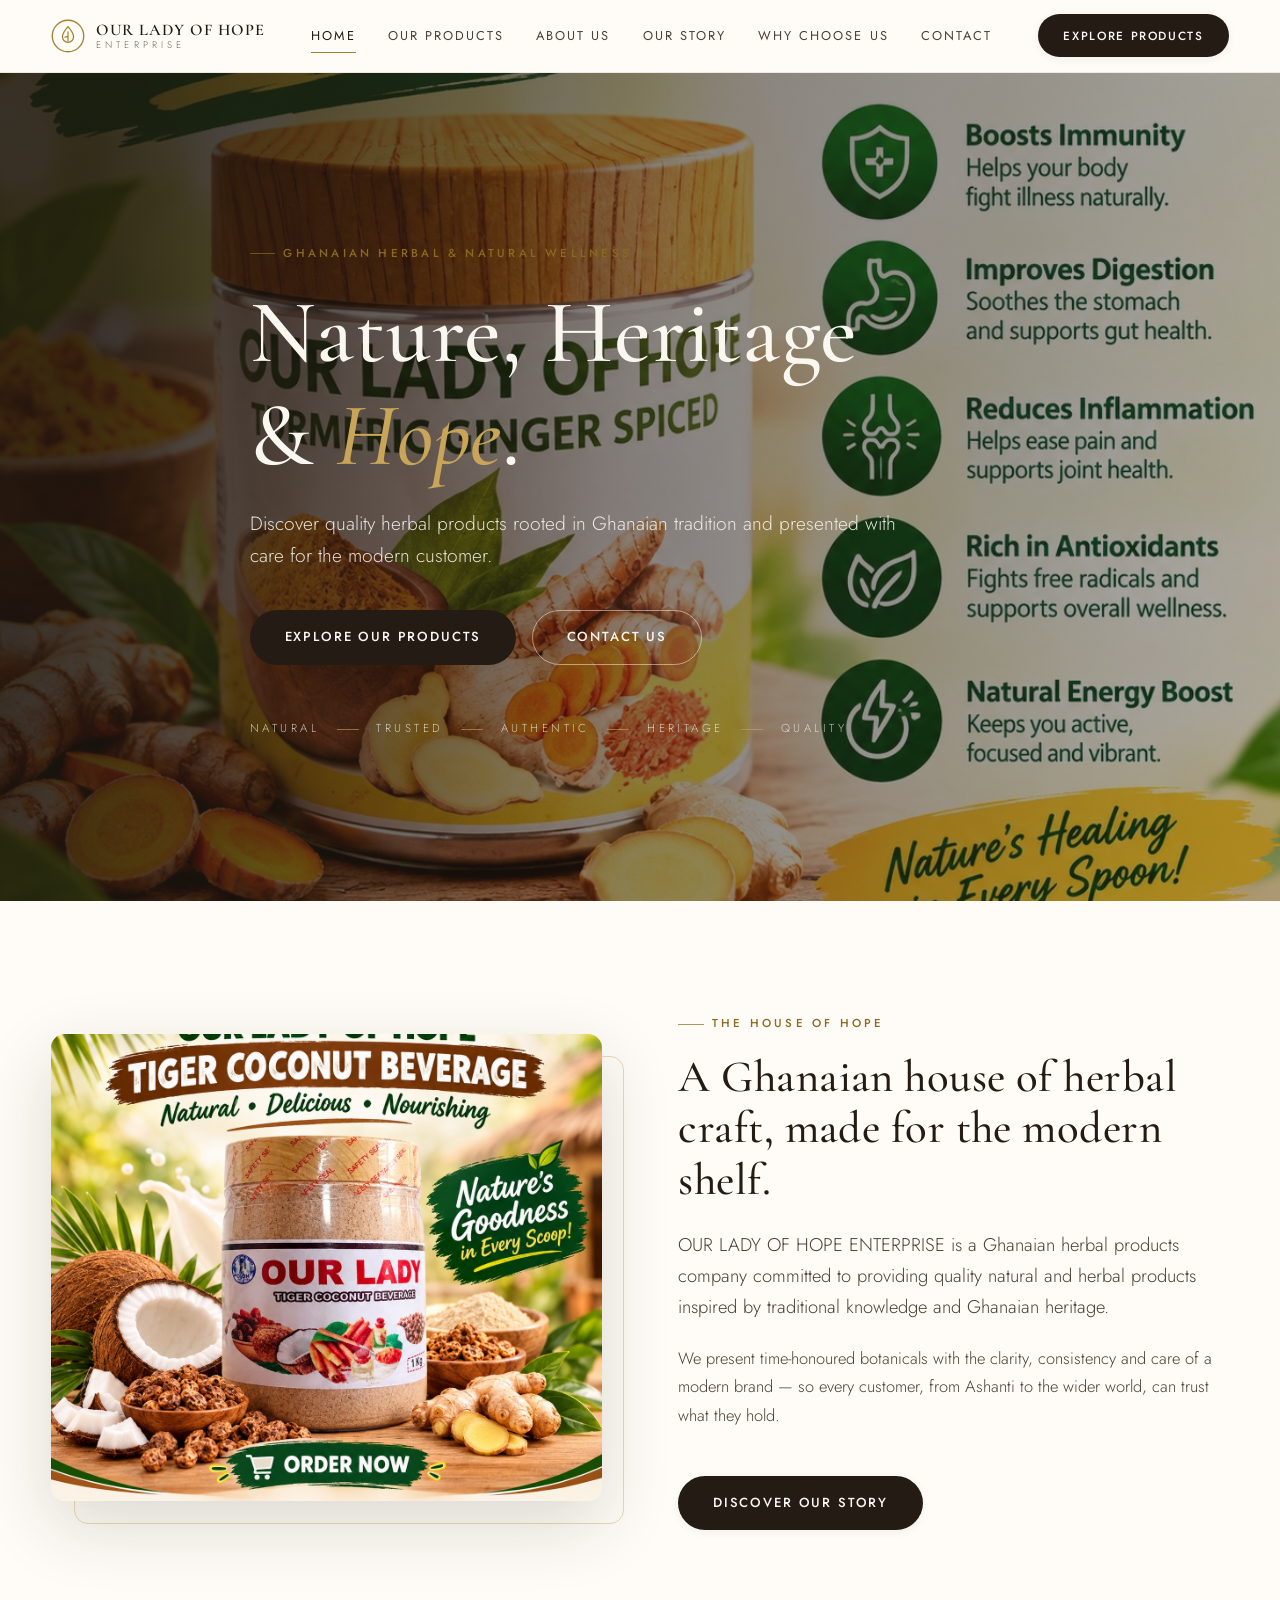
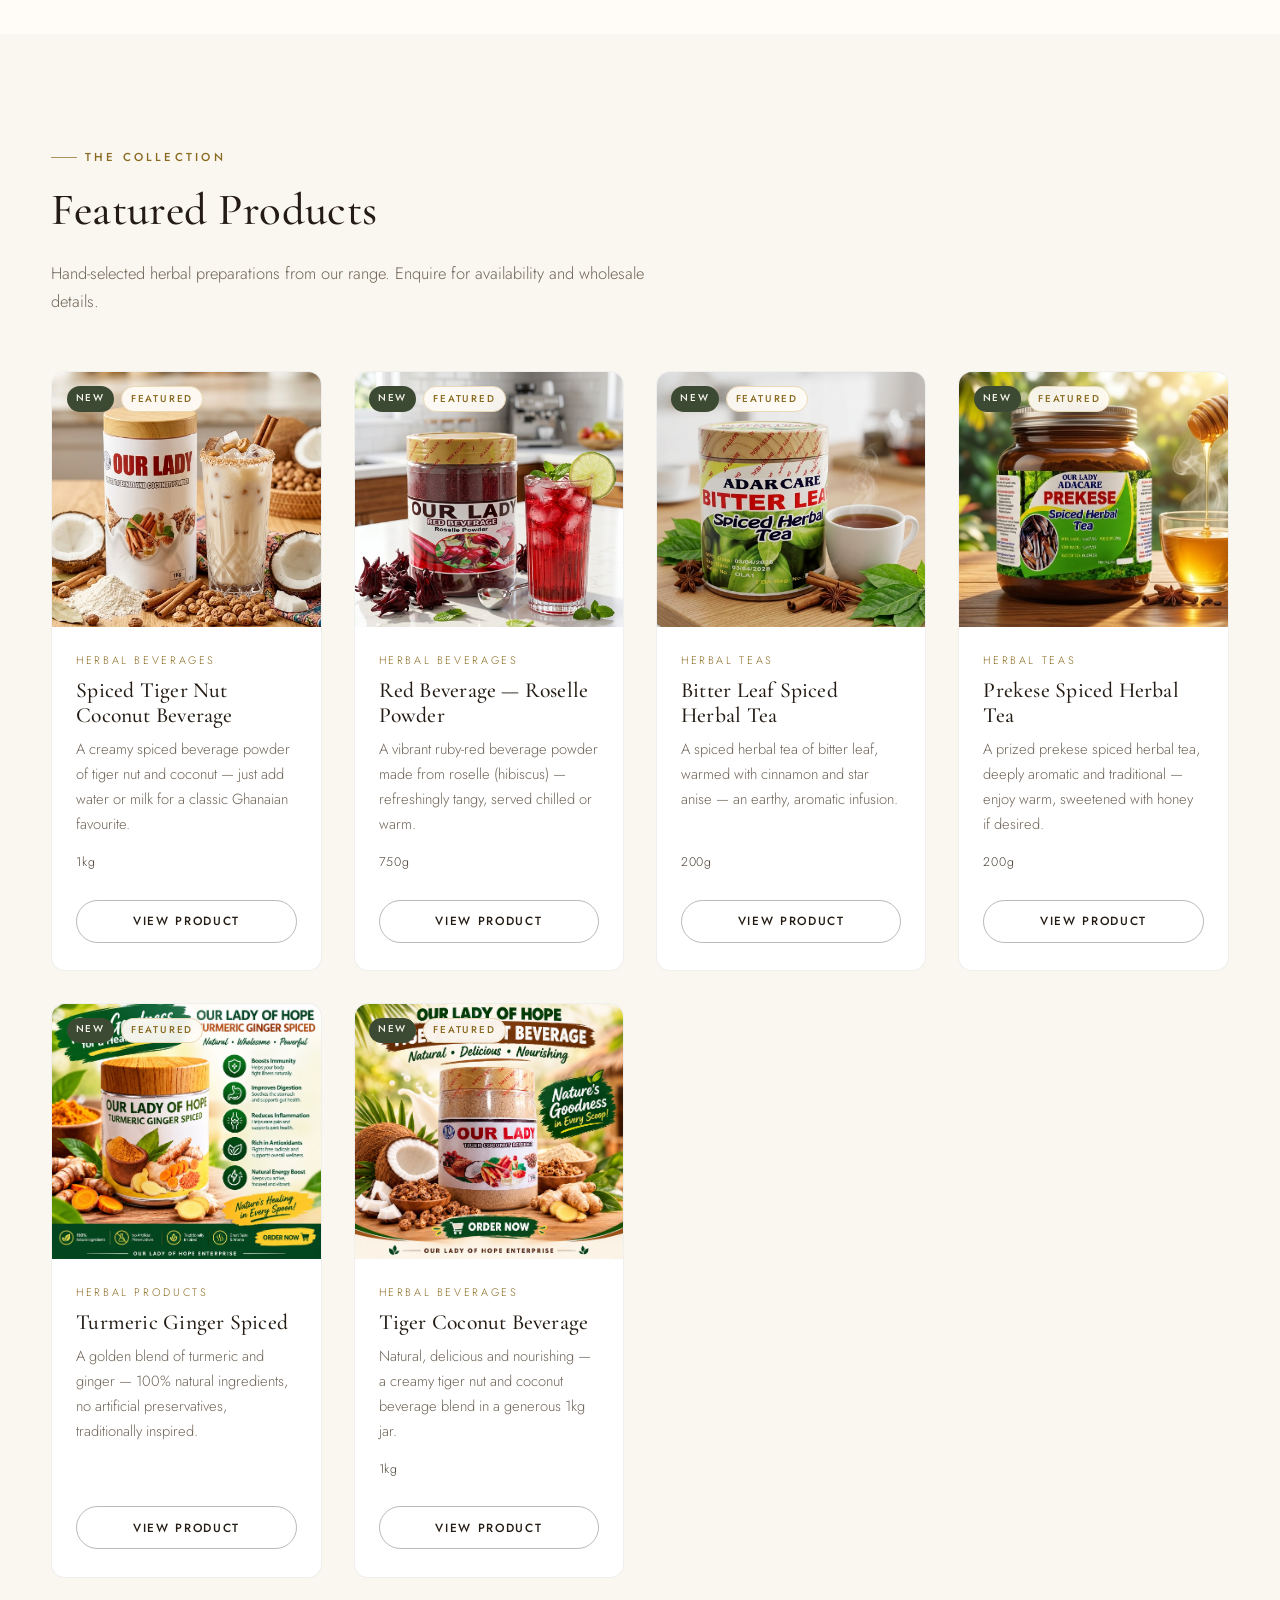
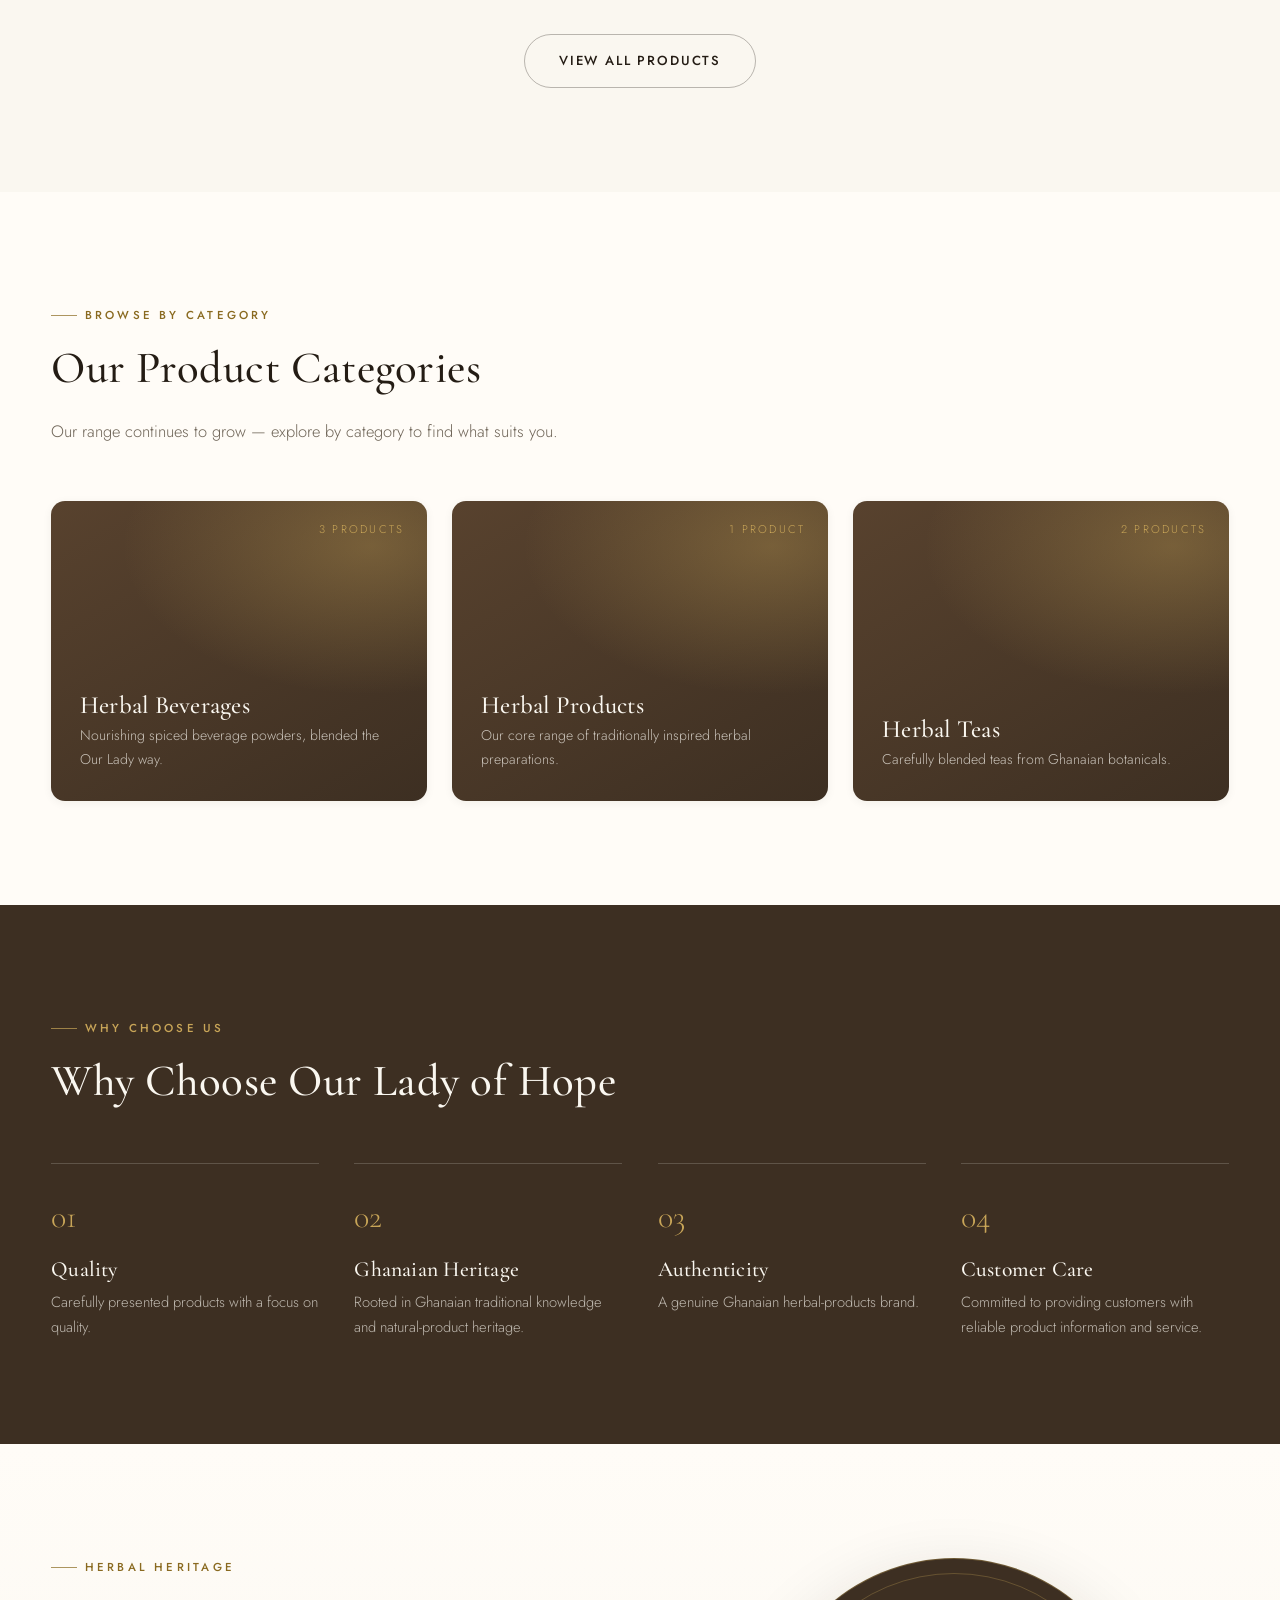
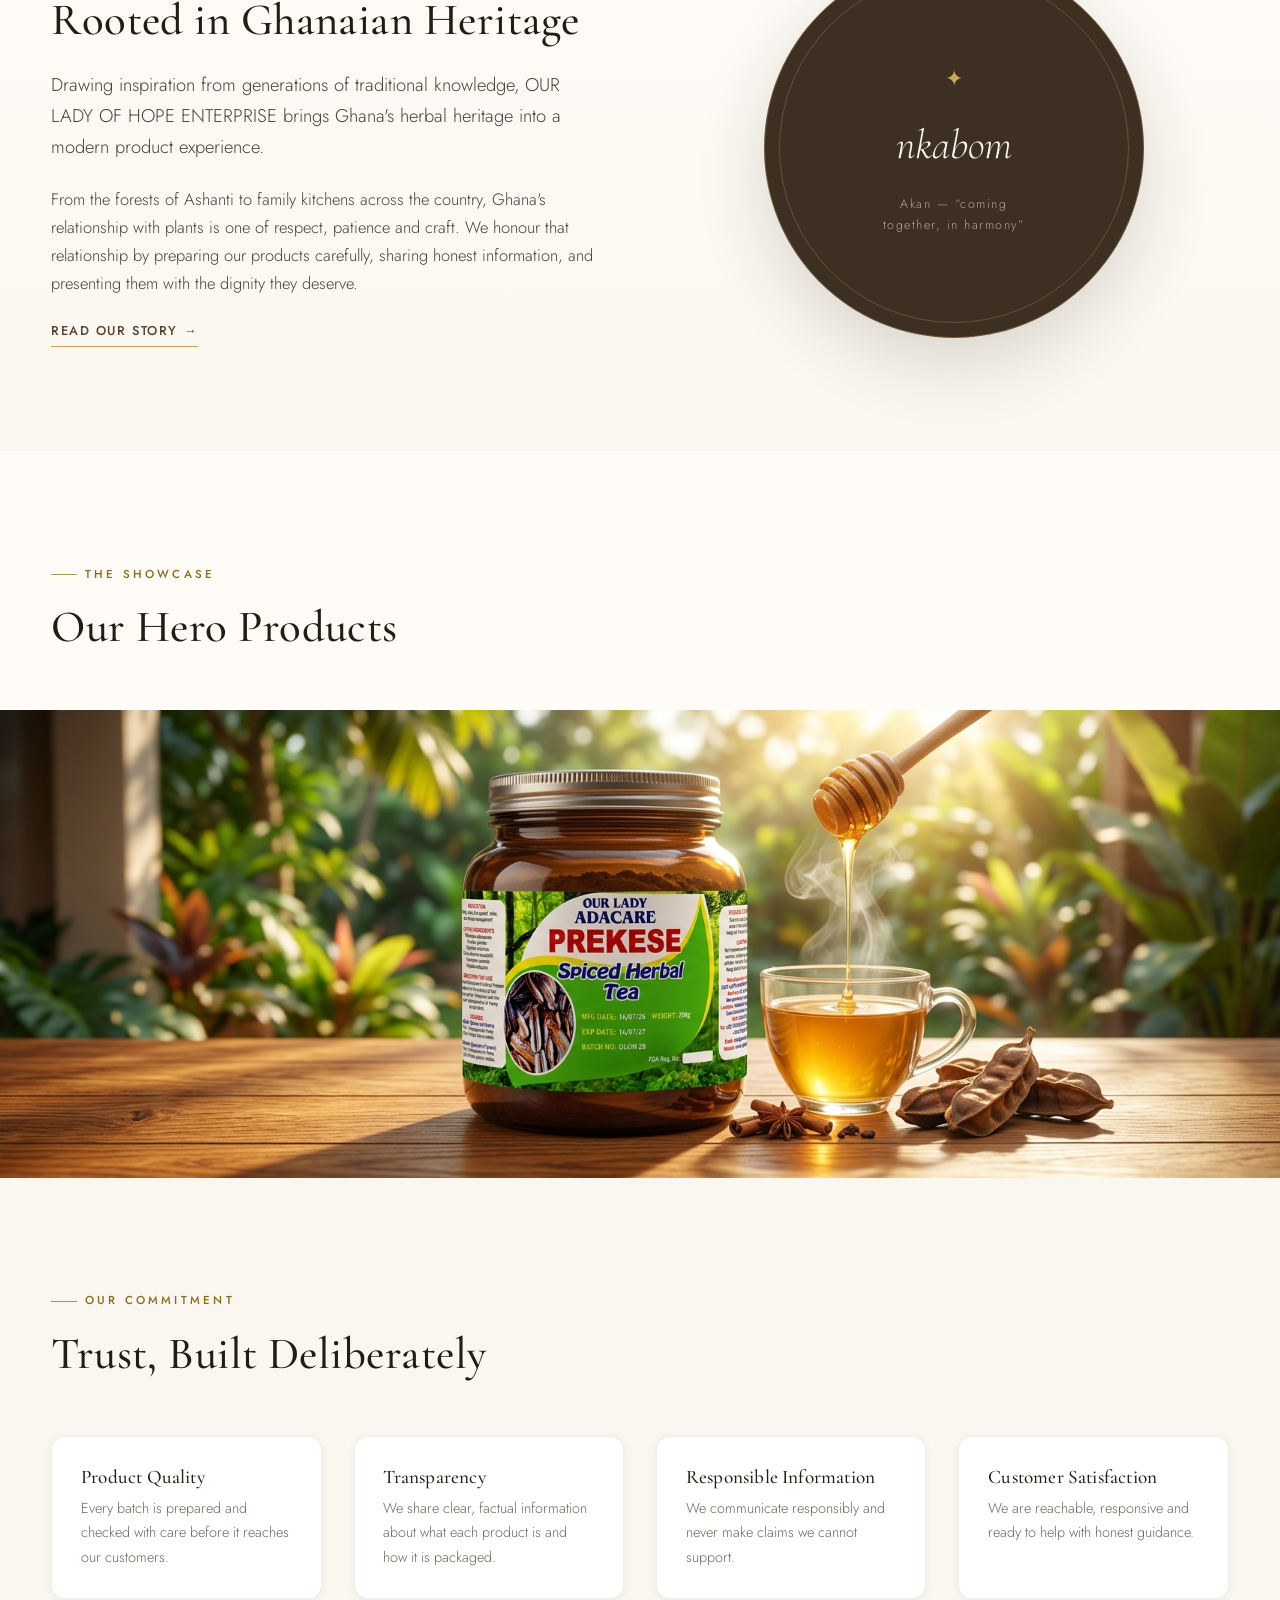
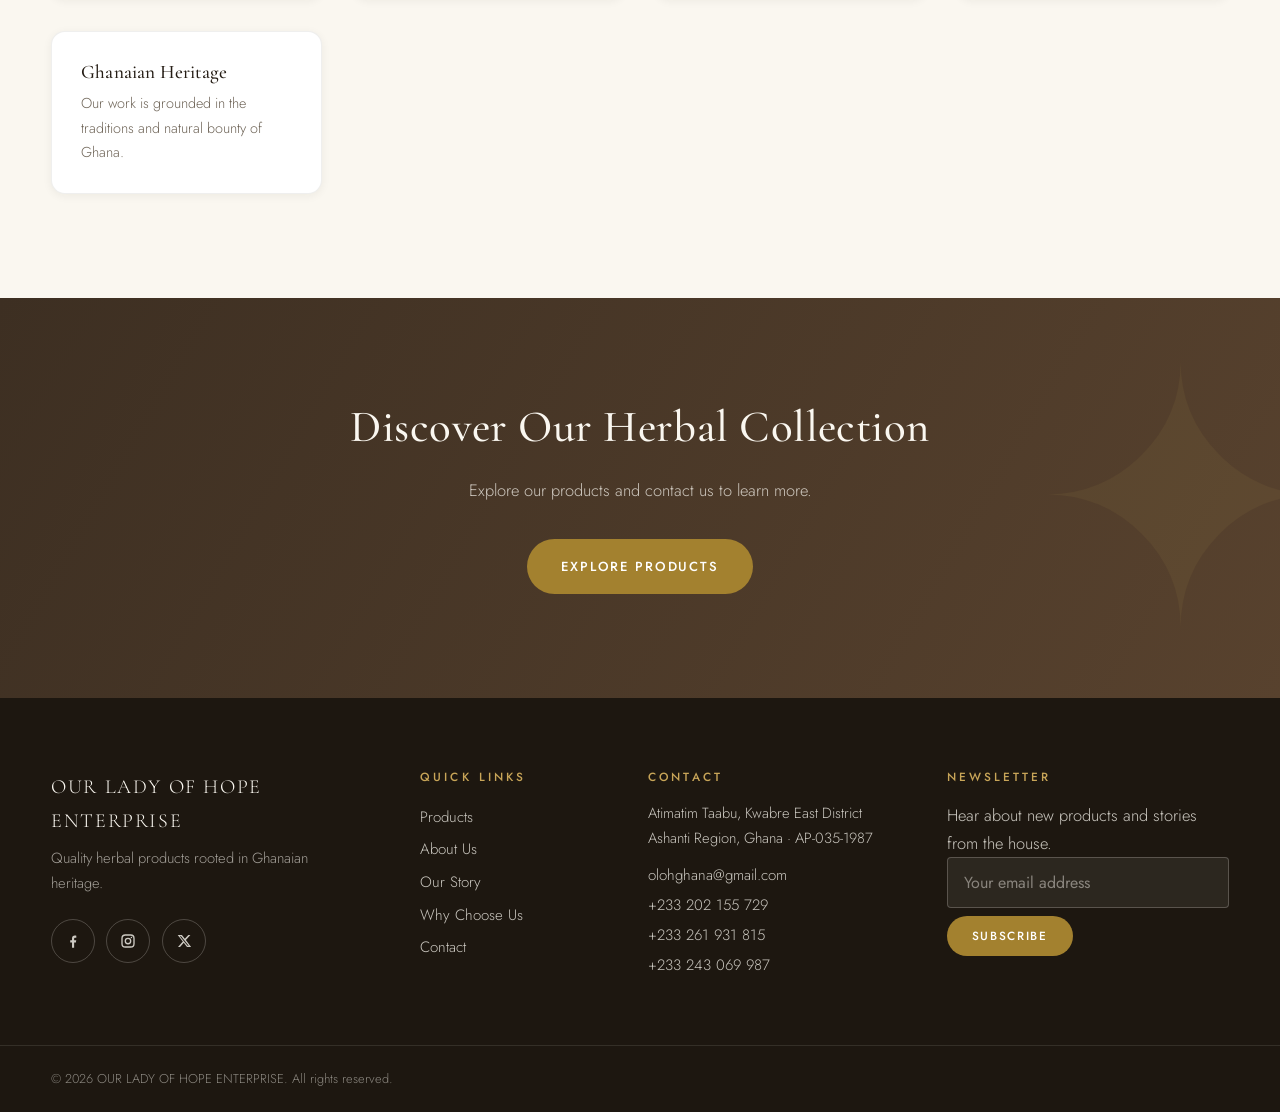
<file: docs/index.html>
<!doctype html>
<html lang="en">
<head>
<meta charset="utf-8">
<meta name="viewport" content="width=device-width, initial-scale=1">
<title>Our Lady of Hope Enterprise | Premium Ghanaian Herbal Products</title>
<meta name="description" content="OUR LADY OF HOPE ENTERPRISE — quality herbal and natural products rooted in Ghanaian heritage. Based in Atimatim Taabu, Ashanti Region, Ghana. Enquire today.">
<link rel="preconnect" href="https://fonts.googleapis.com">
<link rel="preconnect" href="https://fonts.gstatic.com" crossorigin>
<link href="https://fonts.googleapis.com/css2?family=Cormorant+Garamond:ital,wght@0,400;0,500;0,600;0,700;1,400&family=Jost:wght@300;400;500;600&display=swap" rel="stylesheet">
<link rel="preload" as="image" href="assets/products/turmeric-ginger-spiced-poster.jpg" fetchpriority="high">
<link rel="stylesheet" href="css/styles.css">
</head>
<body>
<a class="skip-link" href="#main">Skip to content</a>
<header class="site-header" id="siteHeader">
  <div class="container header-inner">
    <a href="index.html" class="brand">
      <span class="brand-mark" aria-hidden="true"><svg viewBox="0 0 40 40" width="34" height="34"><circle cx="20" cy="20" r="18.5" fill="none" stroke="currentColor" stroke-width="1.6"/><path d="M20 9c4 4.5 6.5 8.4 6.5 12a6.5 6.5 0 1 1-13 0c0-3.6 2.5-7.5 6.5-12Z" fill="none" stroke="currentColor" stroke-width="1.5"/><path d="M20 15v11M16.4 21.4c1.1-.8 2.4-.8 3.6 0" stroke="currentColor" stroke-width="1.4" fill="none" stroke-linecap="round"/></svg></span>
      <span class="brand-text"><strong>OUR LADY OF HOPE</strong><small>ENTERPRISE</small></span>
    </a>
    <nav class="main-nav" id="mainNav" aria-label="Primary">
      <a href="index.html" class="nav-link active">Home</a>
      <a href="products.html" class="nav-link">Our Products</a>
      <a href="about.html" class="nav-link">About Us</a>
      <a href="our-story.html" class="nav-link">Our Story</a>
      <a href="why-choose-us.html" class="nav-link">Why Choose Us</a>
      <a href="contact.html" class="nav-link">Contact</a>
    </nav>
    <div class="header-actions">
      <a href="products.html" class="btn btn-solid btn-sm">Explore Products</a>
      <button class="nav-toggle" id="navToggle" aria-expanded="false" aria-controls="mainNav" aria-label="Open menu"><span></span><span></span><span></span></button>
    </div>
  </div>
</header>
<main id="main">
  <!-- HERO -->
  <section class="hero" id="top">
    <div class="hero-media" aria-hidden="true">
      <img src="assets/products/turmeric-ginger-spiced-poster.jpg" alt="" fetchpriority="high">
      <div class="hero-veil"></div>
    </div>
    <div class="container hero-inner">
      <p class="eyebrow reveal">Ghanaian Herbal &amp; Natural Wellness</p>
      <h1 class="hero-title reveal">Nature, Heritage<br>&amp; <em>Hope</em>.</h1>
      <p class="hero-lede reveal">Discover quality herbal products rooted in Ghanaian tradition and presented with care for the modern customer.</p>
      <div class="hero-ctas reveal">
        <a href="products.html" class="btn btn-solid">Explore Our Products</a>
        <a href="contact.html" class="btn btn-outline-light">Contact Us</a>
      </div>
      <div class="hero-badges reveal" aria-label="Brand values">
        <span>Natural</span><i></i><span>Trusted</span><i></i><span>Authentic</span><i></i><span>Heritage</span><i></i><span>Quality</span>
      </div>
    </div>
  </section>

  <!-- BRAND INTRODUCTION -->
  <section class="section intro">
    <div class="container grid-2">
      <div class="intro-media reveal">
        <img src="assets/products/tiger-coconut-poster.jpg" alt="Our Lady of Hope herbal product packaging" loading="lazy">
        <div class="intro-frame" aria-hidden="true"></div>
      </div>
      <div class="intro-copy reveal">
        <p class="eyebrow">The House of Hope</p>
        <h2 class="h2">A Ghanaian house of herbal craft, made for the modern shelf.</h2>
        <p class="lead">OUR LADY OF HOPE ENTERPRISE is a Ghanaian herbal products company committed to providing quality natural and herbal products inspired by traditional knowledge and Ghanaian heritage.</p>
        <p>We present time-honoured botanicals with the clarity, consistency and care of a modern brand — so every customer, from Ashanti to the wider world, can trust what they hold.</p>
        <a href="our-story.html" class="btn btn-solid">Discover Our Story</a>
      </div>
    </div>
  </section>

  <!-- FEATURED PRODUCTS -->
  <section class="section section-cream featured">
    <div class="container">
      <div class="section-head reveal">
        <p class="eyebrow">The Collection</p>
        <h2 class="h2">Featured Products</h2>
        <p>Hand-selected herbal preparations from our range. Enquire for availability and wholesale details.</p>
      </div>
      <div class="product-grid" id="featuredGrid"></div>
      <div class="center reveal"><a href="products.html" class="btn btn-outline">View All Products</a></div>
    </div>
  </section>

  <!-- PRODUCT CATEGORIES -->
  <section class="section categories">
    <div class="container">
      <div class="section-head reveal">
        <p class="eyebrow">Browse by Category</p>
        <h2 class="h2">Our Product Categories</h2>
        <p>Our range continues to grow — explore by category to find what suits you.</p>
      </div>
      <div class="category-grid" id="categoryGrid"></div>
    </div>
  </section>

  <!-- WHY CHOOSE -->
  <section class="section section-dark why">
    <div class="container">
      <div class="section-head reveal">
        <p class="eyebrow eyebrow-light">Why Choose Us</p>
        <h2 class="h2 h2-light">Why Choose Our Lady of Hope</h2>
      </div>
      <div class="feature-grid">
        <article class="feature reveal">
          <span class="feature-num">01</span>
          <h3>Quality</h3>
          <p>Carefully presented products with a focus on quality.</p>
        </article>
        <article class="feature reveal">
          <span class="feature-num">02</span>
          <h3>Ghanaian Heritage</h3>
          <p>Rooted in Ghanaian traditional knowledge and natural-product heritage.</p>
        </article>
        <article class="feature reveal">
          <span class="feature-num">03</span>
          <h3>Authenticity</h3>
          <p>A genuine Ghanaian herbal-products brand.</p>
        </article>
        <article class="feature reveal">
          <span class="feature-num">04</span>
          <h3>Customer Care</h3>
          <p>Committed to providing customers with reliable product information and service.</p>
        </article>
      </div>
    </div>
  </section>

  <!-- HERBAL HERITAGE -->
  <section class="section heritage">
    <div class="container grid-2">
      <div class="heritage-copy reveal">
        <p class="eyebrow">Herbal Heritage</p>
        <h2 class="h2">Rooted in Ghanaian Heritage</h2>
        <p class="lead">Drawing inspiration from generations of traditional knowledge, OUR LADY OF HOPE ENTERPRISE brings Ghana's herbal heritage into a modern product experience.</p>
        <p>From the forests of Ashanti to family kitchens across the country, Ghana's relationship with plants is one of respect, patience and craft. We honour that relationship by preparing our products carefully, sharing honest information, and presenting them with the dignity they deserve.</p>
        <a href="our-story.html" class="text-cta">Read Our Story <span aria-hidden="true">→</span></a>
      </div>
      <div class="heritage-visual reveal" aria-hidden="true">
        <div class="heritage-panel">
          <span class="heritage-glyph">✦</span>
          <p class="heritage-word">nkabom</p>
          <p class="heritage-note">Akan — “coming together, in harmony”</p>
        </div>
      </div>
    </div>
  </section>

  <!-- PRODUCT SHOWCASE -->
  <section class="section showcase">
    <div class="container">
      <div class="section-head reveal">
        <p class="eyebrow">The Showcase</p>
        <h2 class="h2">Our Hero Products</h2>
      </div>
    </div>
    <div class="showcase-band reveal">
      <img src="assets/products/product-04.jpg" alt="Our Lady of Hope Enterprise product lineup" loading="lazy">
    </div>
  </section>

  <!-- TRUST -->
  <section class="section section-cream trust">
    <div class="container">
      <div class="section-head reveal">
        <p class="eyebrow">Our Commitment</p>
        <h2 class="h2">Trust, Built Deliberately</h2>
      </div>
      <ul class="trust-list">
        <li class="reveal"><h3>Product Quality</h3><p>Every batch is prepared and checked with care before it reaches our customers.</p></li>
        <li class="reveal"><h3>Transparency</h3><p>We share clear, factual information about what each product is and how it is packaged.</p></li>
        <li class="reveal"><h3>Responsible Information</h3><p>We communicate responsibly and never make claims we cannot support.</p></li>
        <li class="reveal"><h3>Customer Satisfaction</h3><p>We are reachable, responsive and ready to help with honest guidance.</p></li>
        <li class="reveal"><h3>Ghanaian Heritage</h3><p>Our work is grounded in the traditions and natural bounty of Ghana.</p></li>
      </ul>
    </div>
  </section>

  <!-- CTA -->
  <section class="section cta">
    <div class="container center reveal">
      <h2 class="h2 h2-light">Discover Our Herbal Collection</h2>
      <p class="cta-lede">Explore our products and contact us to learn more.</p>
      <a href="products.html" class="btn btn-gold">Explore Products</a>
    </div>
  </section>
</main>
<footer class="site-footer">
  <div class="container footer-grid">
    <div class="footer-brand">
      <p class="footer-name">OUR LADY OF HOPE ENTERPRISE</p>
      <p class="footer-tag">Quality herbal products rooted in Ghanaian heritage.</p>
      <div class="socials" aria-label="Social media">
        <a href="#" aria-label="Facebook"><svg viewBox="0 0 24 24" width="18" height="18" fill="currentColor"><path d="M13.5 21v-7h2.4l.4-3h-2.8V9.1c0-.9.3-1.5 1.6-1.5h1.3V4.9c-.3 0-1.1-.1-2.1-.1-2.1 0-3.6 1.3-3.6 3.7V11H8.3v3h2.4v7h2.8Z"/></svg></a>
        <a href="#" aria-label="Instagram"><svg viewBox="0 0 24 24" width="18" height="18" fill="none" stroke="currentColor" stroke-width="1.8"><rect x="4" y="4" width="16" height="16" rx="4.5"/><circle cx="12" cy="12" r="3.6"/><circle cx="16.6" cy="7.4" r="1" fill="currentColor" stroke="none"/></svg></a>
        <a href="#" aria-label="X"><svg viewBox="0 0 24 24" width="18" height="18" fill="currentColor"><path d="M17.8 4h2.7l-6 6.8L21.5 20h-5.5l-4.3-5.6L6.7 20H4l6.4-7.3L3.6 4h5.6l3.9 5.1L17.8 4Zm-1 14.4h1.5L8 5.5H6.4l10.4 12.9Z"/></svg></a>
      </div>
    </div>
    <nav class="footer-links" aria-label="Quick links">
      <h4>Quick Links</h4>
      <a href="products.html">Products</a>
      <a href="about.html">About Us</a>
      <a href="our-story.html">Our Story</a>
      <a href="why-choose-us.html">Why Choose Us</a>
      <a href="contact.html">Contact</a>
    </nav>
    <div class="footer-contact">
      <h4>Contact</h4>
      <p>Atimatim Taabu, Kwabre East District<br>Ashanti Region, Ghana · AP-035-1987</p>
      <a href="mailto:olohghana@gmail.com">olohghana@gmail.com</a>
      <a href="tel:+233202155729">+233 202 155 729</a>
      <a href="tel:+233261931815">+233 261 931 815</a>
      <a href="tel:+233243069987">+233 243 069 987</a>
    </div>
    <div class="footer-news">
      <h4>Newsletter</h4>
      <p>Hear about new products and stories from the house.</p>
      <form class="newsletter-form" id="newsletterForm" novalidate>
        <label class="sr-only" for="newsletterEmail">Email address</label>
        <input type="email" id="newsletterEmail" name="email" placeholder="Your email address" required>
        <button class="btn btn-gold btn-sm" type="submit">Subscribe</button>
        <p class="form-note" id="newsletterNote" role="status"></p>
      </form>
    </div>
  </div>
  <div class="footer-base"><div class="container"><p>© <span id="year"></span> OUR LADY OF HOPE ENTERPRISE. All rights reserved.</p></div></div>
</footer>
<script src="js/data.js"></script>
<script src="js/main.js"></script>
</body>
</html>
</file>
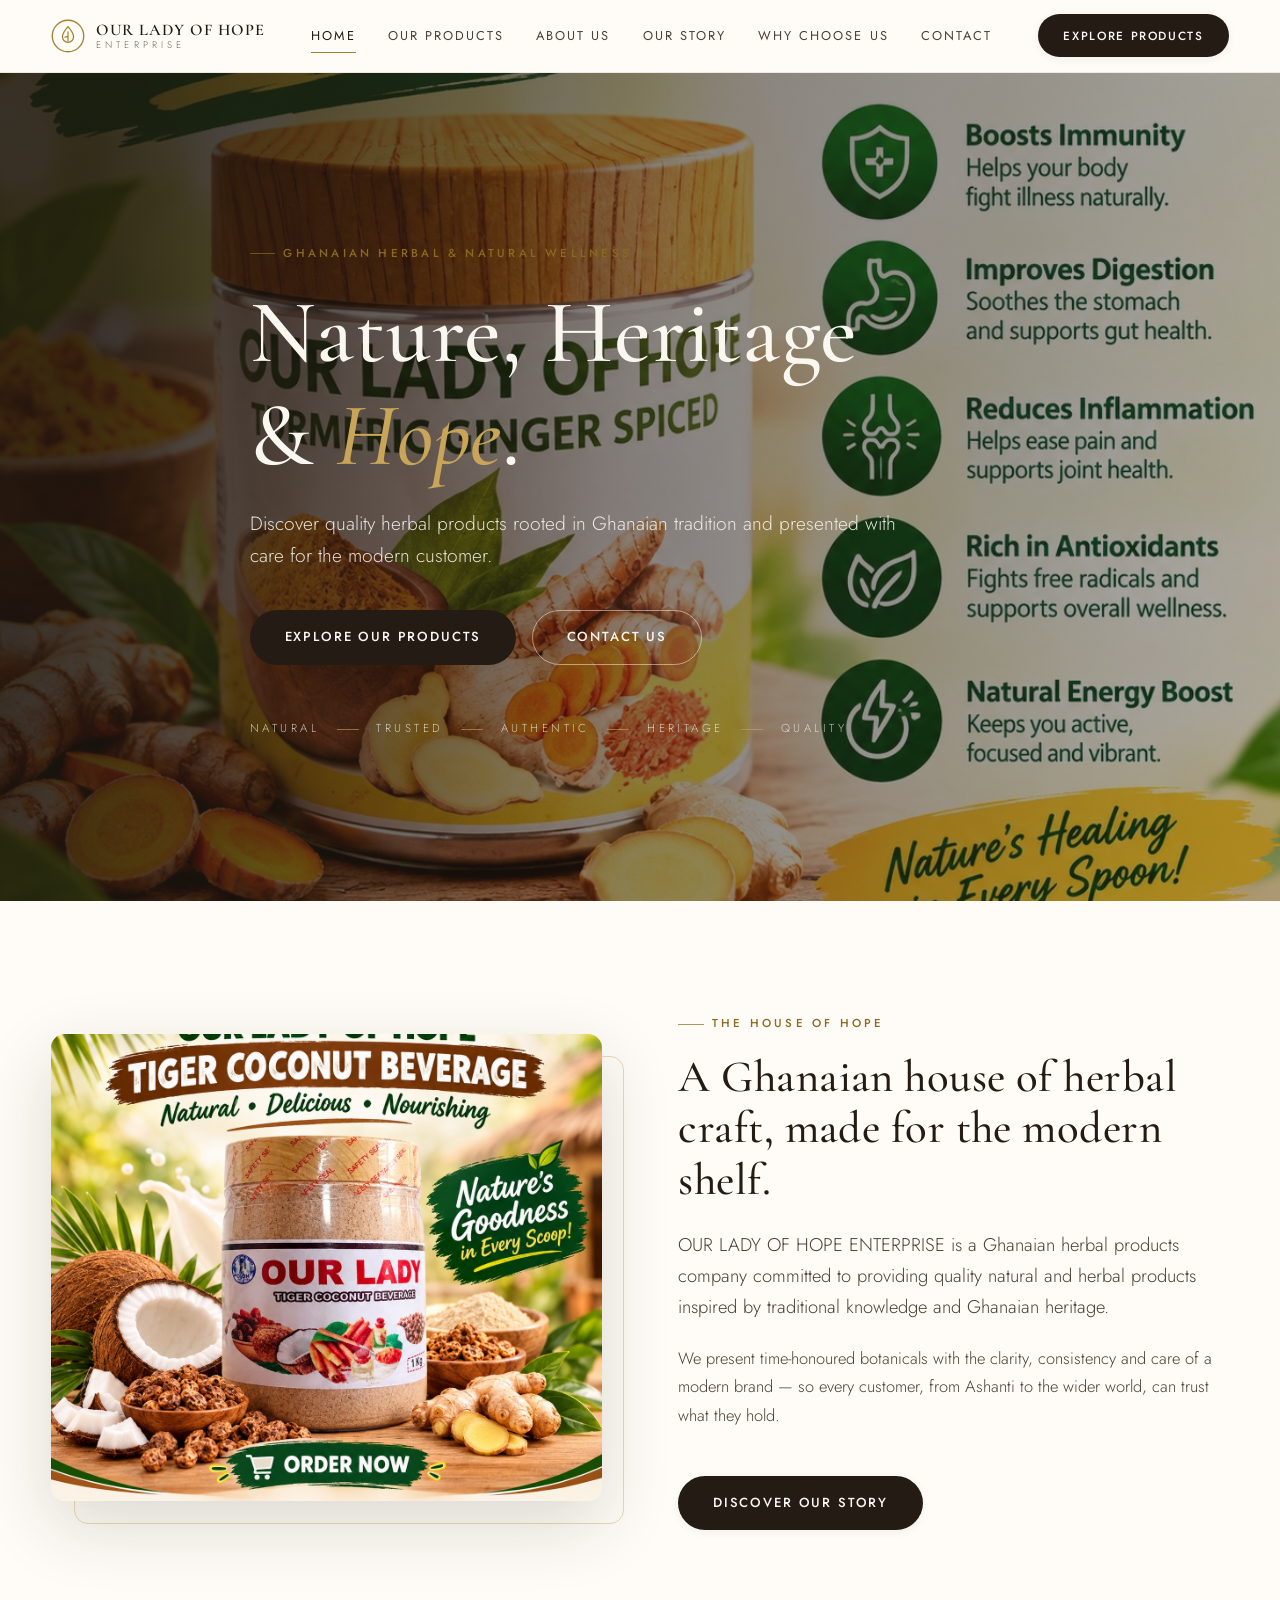
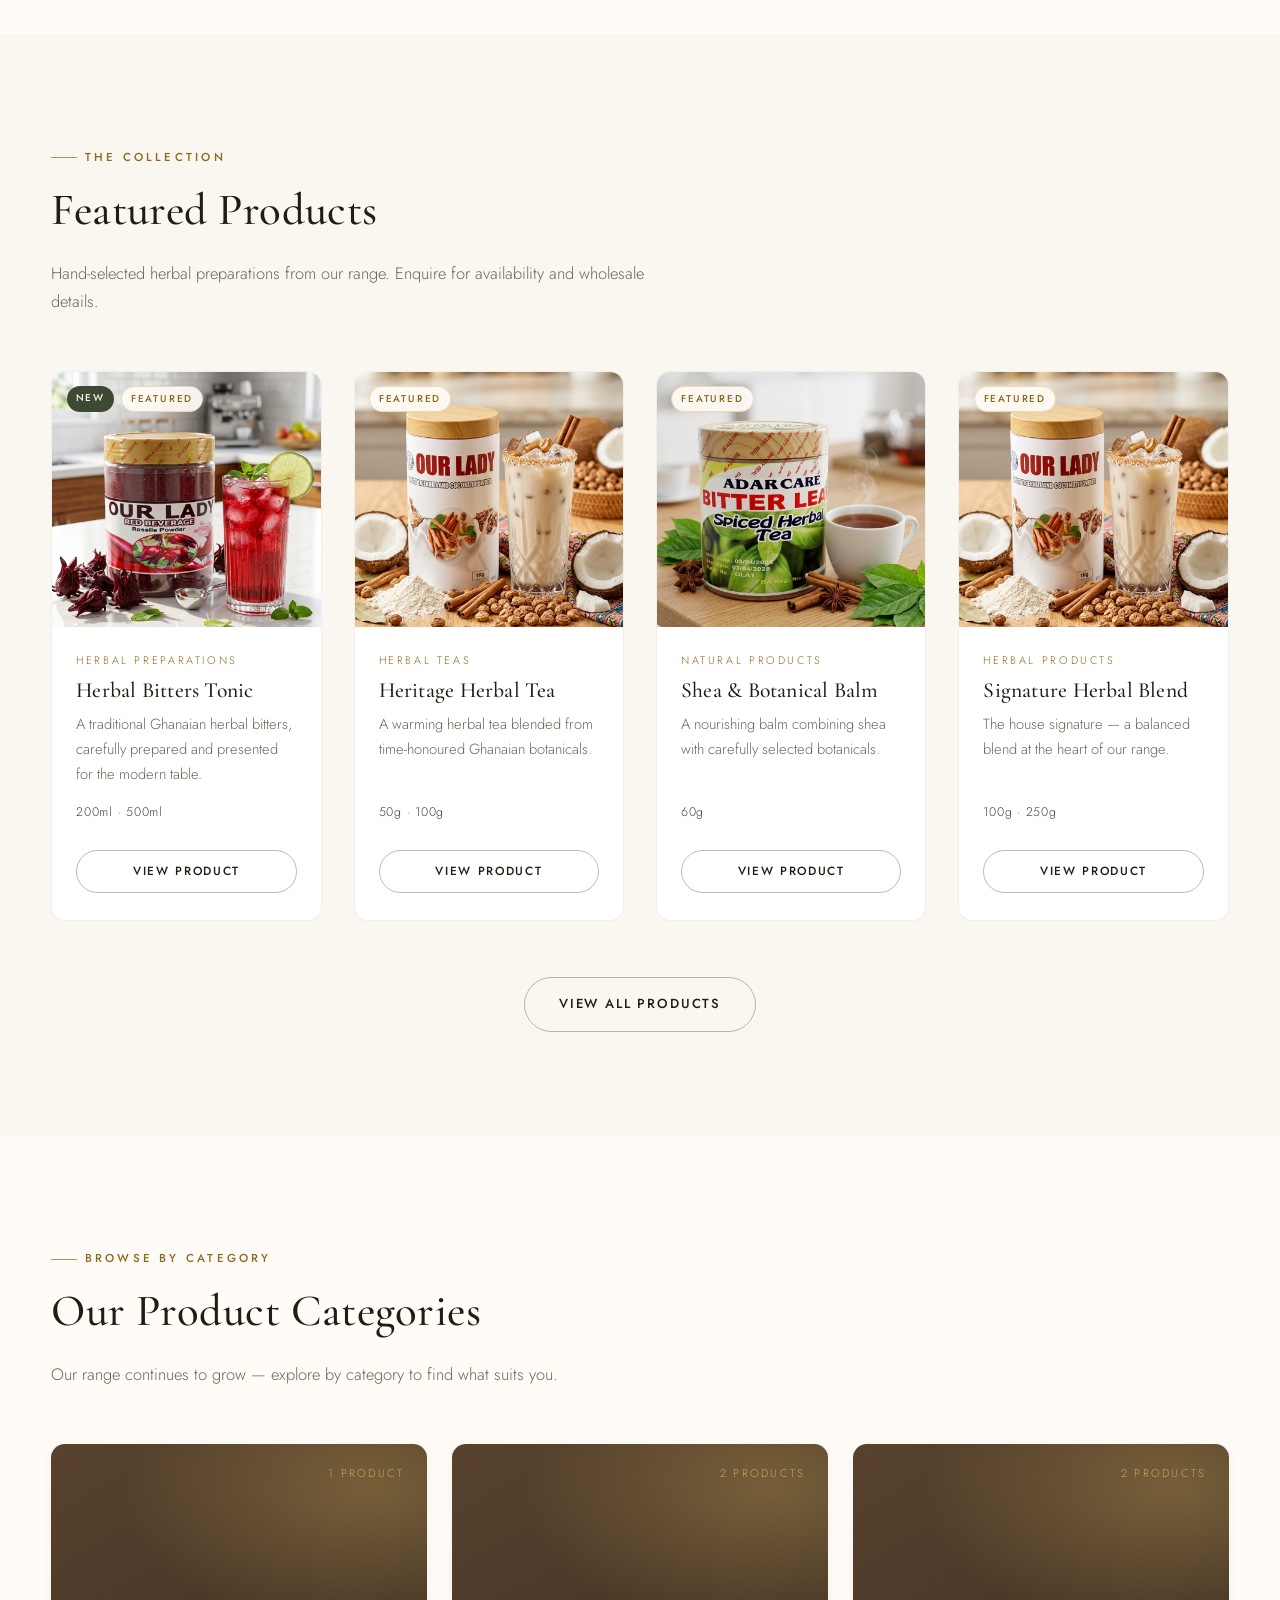
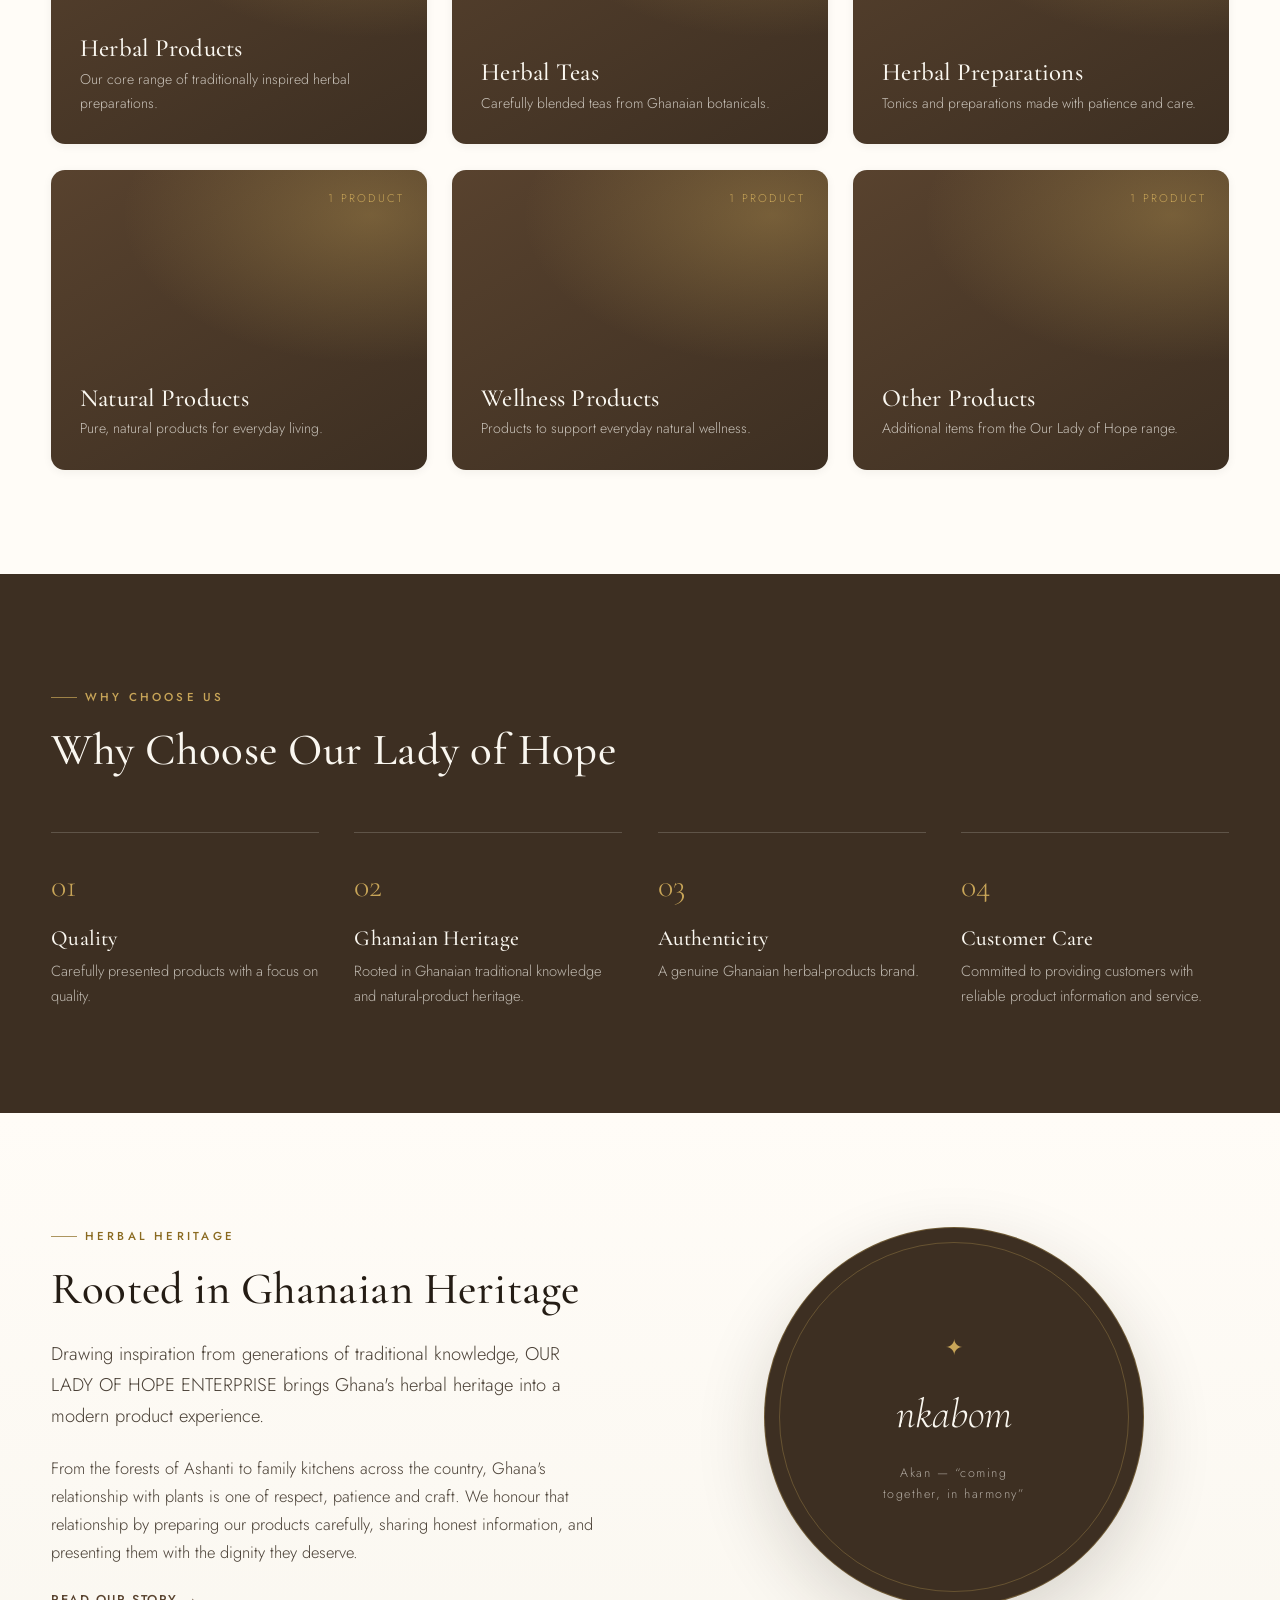
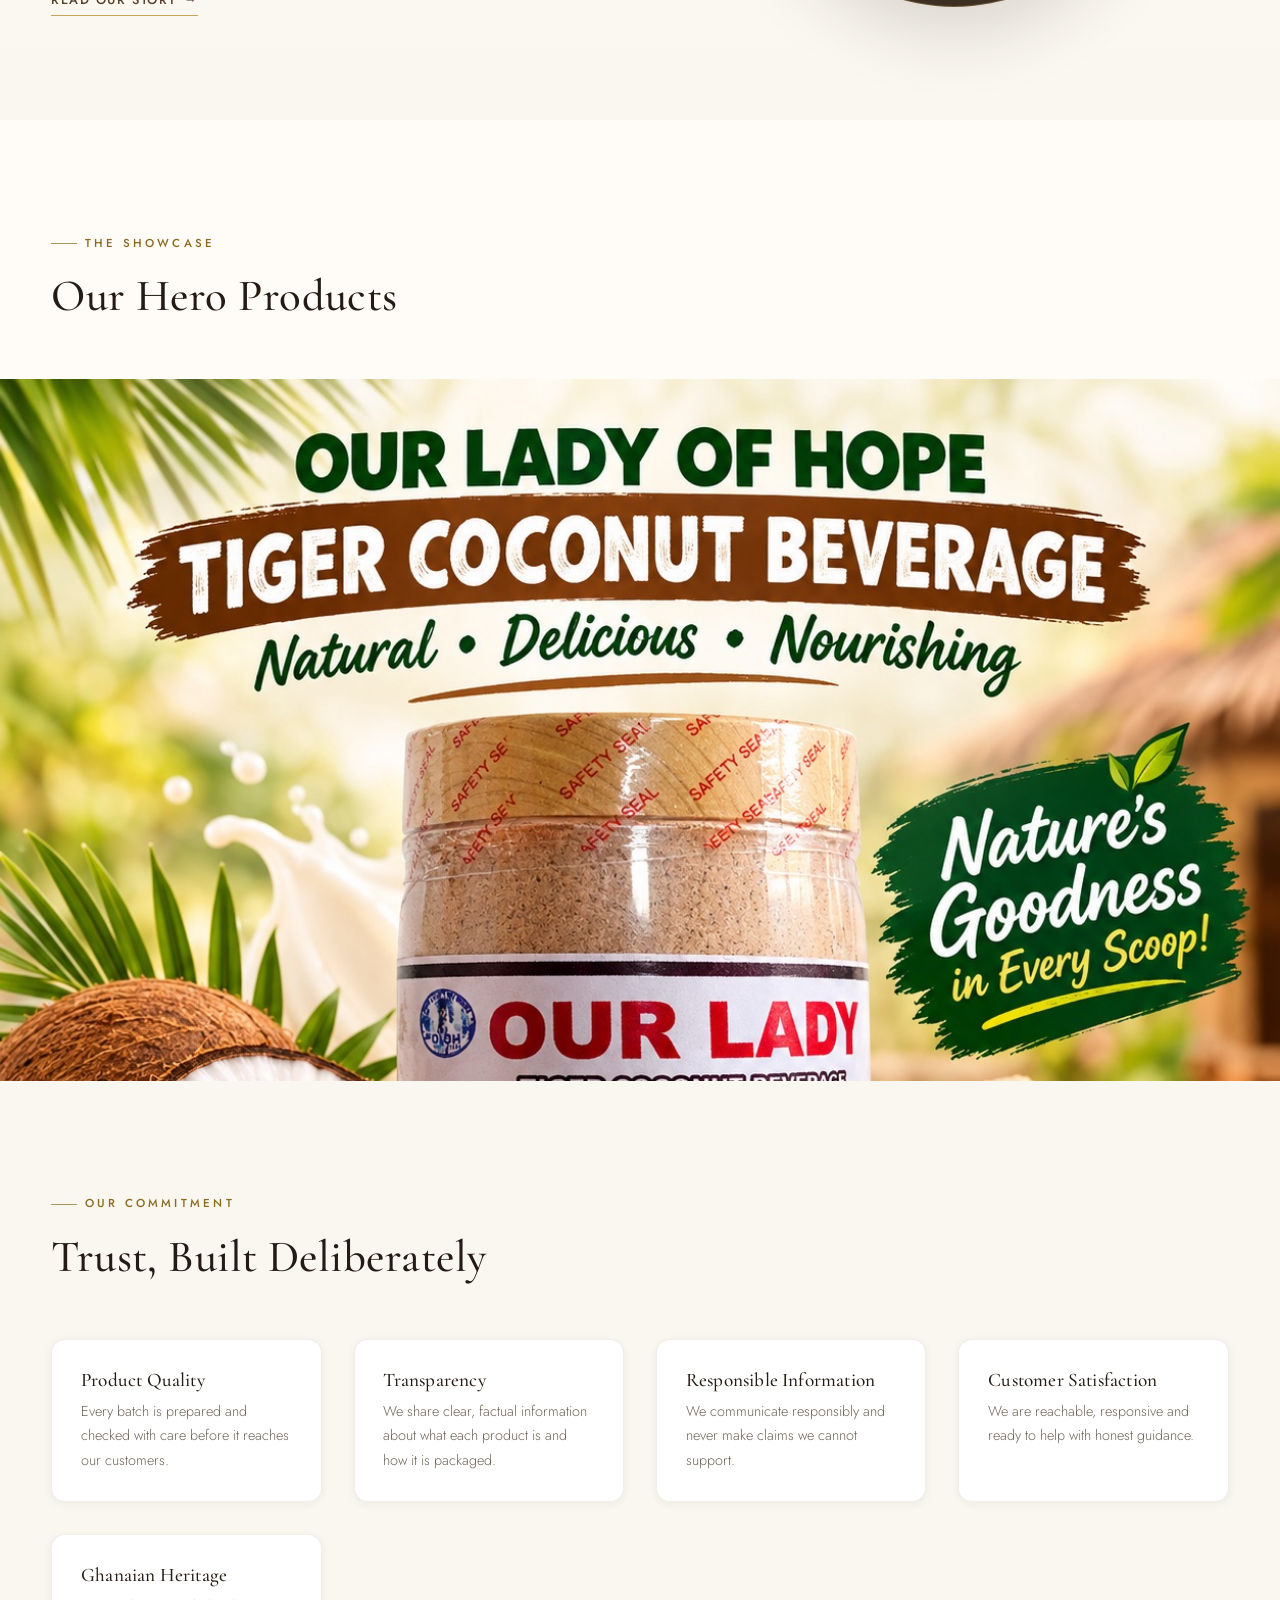
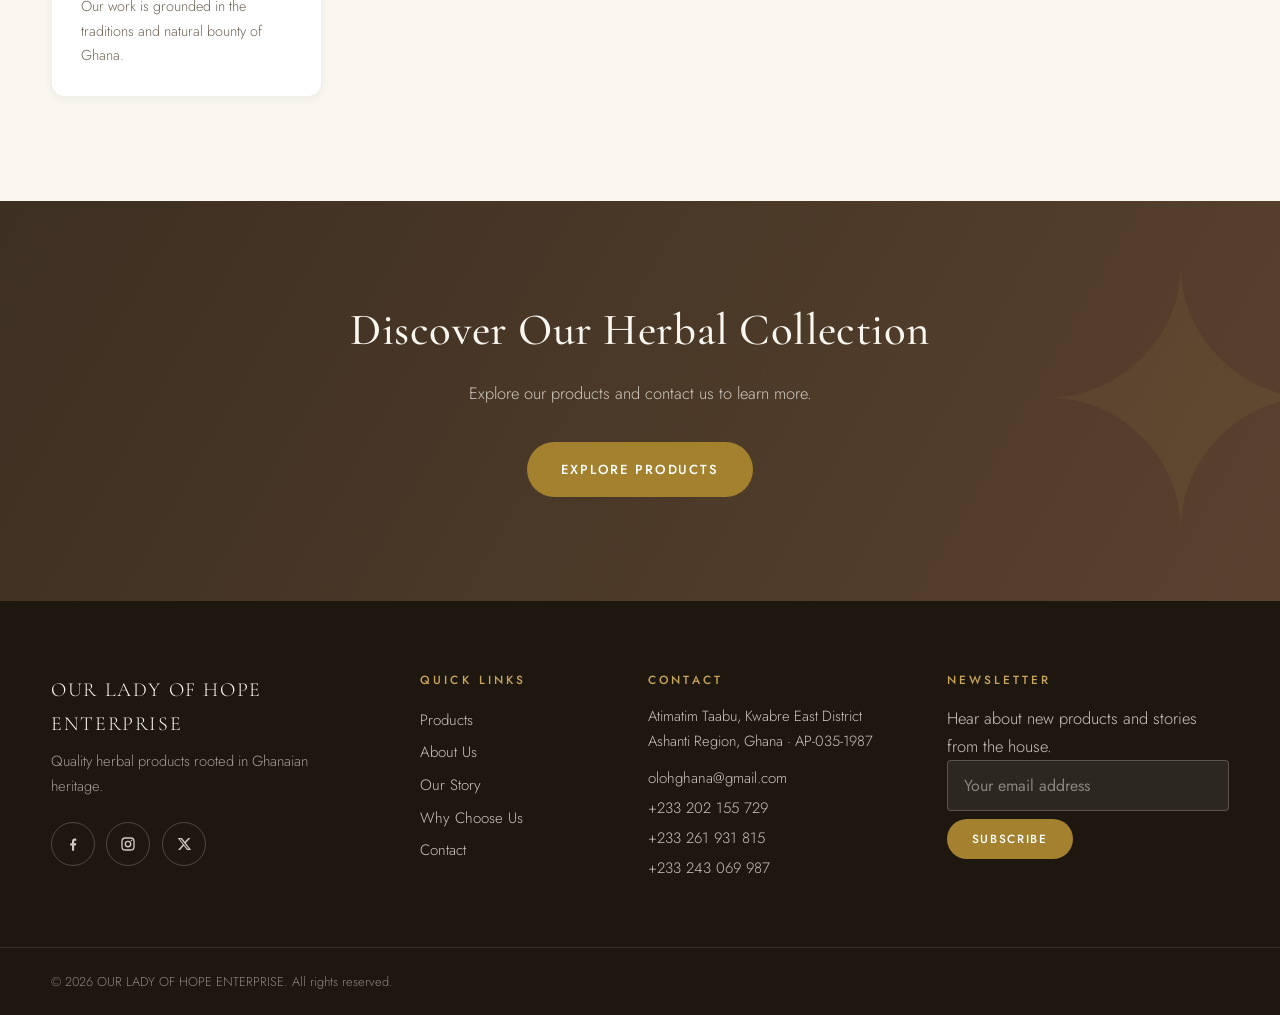
<file: site/index.html>
<!doctype html>
<html lang="en">
<head>
<meta charset="utf-8">
<meta name="viewport" content="width=device-width, initial-scale=1">
<title>Our Lady of Hope Enterprise | Premium Ghanaian Herbal Products</title>
<meta name="description" content="OUR LADY OF HOPE ENTERPRISE — quality herbal and natural products rooted in Ghanaian heritage. Based in Atimatim Taabu, Ashanti Region, Ghana. Enquire today.">
<link rel="preconnect" href="https://fonts.googleapis.com">
<link rel="preconnect" href="https://fonts.gstatic.com" crossorigin>
<link href="https://fonts.googleapis.com/css2?family=Cormorant+Garamond:ital,wght@0,400;0,500;0,600;0,700;1,400&family=Jost:wght@300;400;500;600&display=swap" rel="stylesheet">
<link rel="preload" as="image" href="assets/products/hero-products.jpg" fetchpriority="high">
<link rel="stylesheet" href="css/styles.css">
</head>
<body>
<a class="skip-link" href="#main">Skip to content</a>
<header class="site-header" id="siteHeader">
  <div class="container header-inner">
    <a href="index.html" class="brand">
      <span class="brand-mark" aria-hidden="true"><svg viewBox="0 0 40 40" width="34" height="34"><circle cx="20" cy="20" r="18.5" fill="none" stroke="currentColor" stroke-width="1.6"/><path d="M20 9c4 4.5 6.5 8.4 6.5 12a6.5 6.5 0 1 1-13 0c0-3.6 2.5-7.5 6.5-12Z" fill="none" stroke="currentColor" stroke-width="1.5"/><path d="M20 15v11M16.4 21.4c1.1-.8 2.4-.8 3.6 0" stroke="currentColor" stroke-width="1.4" fill="none" stroke-linecap="round"/></svg></span>
      <span class="brand-text"><strong>OUR LADY OF HOPE</strong><small>ENTERPRISE</small></span>
    </a>
    <nav class="main-nav" id="mainNav" aria-label="Primary">
      <a href="index.html" class="nav-link active">Home</a>
      <a href="products.html" class="nav-link">Our Products</a>
      <a href="about.html" class="nav-link">About Us</a>
      <a href="our-story.html" class="nav-link">Our Story</a>
      <a href="why-choose-us.html" class="nav-link">Why Choose Us</a>
      <a href="contact.html" class="nav-link">Contact</a>
    </nav>
    <div class="header-actions">
      <a href="products.html" class="btn btn-solid btn-sm">Explore Products</a>
      <button class="nav-toggle" id="navToggle" aria-expanded="false" aria-controls="mainNav" aria-label="Open menu"><span></span><span></span><span></span></button>
    </div>
  </div>
</header>
<main id="main">
  <!-- HERO -->
  <section class="hero" id="top">
    <div class="hero-media" aria-hidden="true">
      <img src="assets/products/hero-products.jpg" alt="" fetchpriority="high">
      <div class="hero-veil"></div>
    </div>
    <div class="container hero-inner">
      <p class="eyebrow reveal">Ghanaian Herbal &amp; Natural Wellness</p>
      <h1 class="hero-title reveal">Nature, Heritage<br>&amp; <em>Hope</em>.</h1>
      <p class="hero-lede reveal">Discover quality herbal products rooted in Ghanaian tradition and presented with care for the modern customer.</p>
      <div class="hero-ctas reveal">
        <a href="products.html" class="btn btn-solid">Explore Our Products</a>
        <a href="contact.html" class="btn btn-outline-light">Contact Us</a>
      </div>
      <div class="hero-badges reveal" aria-label="Brand values">
        <span>Natural</span><i></i><span>Trusted</span><i></i><span>Authentic</span><i></i><span>Heritage</span><i></i><span>Quality</span>
      </div>
    </div>
  </section>

  <!-- BRAND INTRODUCTION -->
  <section class="section intro">
    <div class="container grid-2">
      <div class="intro-media reveal">
        <img src="assets/products/product-lineup.jpg" alt="Our Lady of Hope herbal product packaging" loading="lazy">
        <div class="intro-frame" aria-hidden="true"></div>
      </div>
      <div class="intro-copy reveal">
        <p class="eyebrow">The House of Hope</p>
        <h2 class="h2">A Ghanaian house of herbal craft, made for the modern shelf.</h2>
        <p class="lead">OUR LADY OF HOPE ENTERPRISE is a Ghanaian herbal products company committed to providing quality natural and herbal products inspired by traditional knowledge and Ghanaian heritage.</p>
        <p>We present time-honoured botanicals with the clarity, consistency and care of a modern brand — so every customer, from Ashanti to the wider world, can trust what they hold.</p>
        <a href="our-story.html" class="btn btn-solid">Discover Our Story</a>
      </div>
    </div>
  </section>

  <!-- FEATURED PRODUCTS -->
  <section class="section section-cream featured">
    <div class="container">
      <div class="section-head reveal">
        <p class="eyebrow">The Collection</p>
        <h2 class="h2">Featured Products</h2>
        <p>Hand-selected herbal preparations from our range. Enquire for availability and wholesale details.</p>
      </div>
      <div class="product-grid" id="featuredGrid"></div>
      <div class="center reveal"><a href="products.html" class="btn btn-outline">View All Products</a></div>
    </div>
  </section>

  <!-- PRODUCT CATEGORIES -->
  <section class="section categories">
    <div class="container">
      <div class="section-head reveal">
        <p class="eyebrow">Browse by Category</p>
        <h2 class="h2">Our Product Categories</h2>
        <p>Our range continues to grow — explore by category to find what suits you.</p>
      </div>
      <div class="category-grid" id="categoryGrid"></div>
    </div>
  </section>

  <!-- WHY CHOOSE -->
  <section class="section section-dark why">
    <div class="container">
      <div class="section-head reveal">
        <p class="eyebrow eyebrow-light">Why Choose Us</p>
        <h2 class="h2 h2-light">Why Choose Our Lady of Hope</h2>
      </div>
      <div class="feature-grid">
        <article class="feature reveal">
          <span class="feature-num">01</span>
          <h3>Quality</h3>
          <p>Carefully presented products with a focus on quality.</p>
        </article>
        <article class="feature reveal">
          <span class="feature-num">02</span>
          <h3>Ghanaian Heritage</h3>
          <p>Rooted in Ghanaian traditional knowledge and natural-product heritage.</p>
        </article>
        <article class="feature reveal">
          <span class="feature-num">03</span>
          <h3>Authenticity</h3>
          <p>A genuine Ghanaian herbal-products brand.</p>
        </article>
        <article class="feature reveal">
          <span class="feature-num">04</span>
          <h3>Customer Care</h3>
          <p>Committed to providing customers with reliable product information and service.</p>
        </article>
      </div>
    </div>
  </section>

  <!-- HERBAL HERITAGE -->
  <section class="section heritage">
    <div class="container grid-2">
      <div class="heritage-copy reveal">
        <p class="eyebrow">Herbal Heritage</p>
        <h2 class="h2">Rooted in Ghanaian Heritage</h2>
        <p class="lead">Drawing inspiration from generations of traditional knowledge, OUR LADY OF HOPE ENTERPRISE brings Ghana's herbal heritage into a modern product experience.</p>
        <p>From the forests of Ashanti to family kitchens across the country, Ghana's relationship with plants is one of respect, patience and craft. We honour that relationship by preparing our products carefully, sharing honest information, and presenting them with the dignity they deserve.</p>
        <a href="our-story.html" class="text-cta">Read Our Story <span aria-hidden="true">→</span></a>
      </div>
      <div class="heritage-visual reveal" aria-hidden="true">
        <div class="heritage-panel">
          <span class="heritage-glyph">✦</span>
          <p class="heritage-word">nkabom</p>
          <p class="heritage-note">Akan — “coming together, in harmony”</p>
        </div>
      </div>
    </div>
  </section>

  <!-- PRODUCT SHOWCASE -->
  <section class="section showcase">
    <div class="container">
      <div class="section-head reveal">
        <p class="eyebrow">The Showcase</p>
        <h2 class="h2">Our Hero Products</h2>
      </div>
    </div>
    <div class="showcase-band reveal">
      <img src="assets/products/product-lineup.jpg" alt="Our Lady of Hope Enterprise product lineup" loading="lazy">
    </div>
  </section>

  <!-- TRUST -->
  <section class="section section-cream trust">
    <div class="container">
      <div class="section-head reveal">
        <p class="eyebrow">Our Commitment</p>
        <h2 class="h2">Trust, Built Deliberately</h2>
      </div>
      <ul class="trust-list">
        <li class="reveal"><h3>Product Quality</h3><p>Every batch is prepared and checked with care before it reaches our customers.</p></li>
        <li class="reveal"><h3>Transparency</h3><p>We share clear, factual information about what each product is and how it is packaged.</p></li>
        <li class="reveal"><h3>Responsible Information</h3><p>We communicate responsibly and never make claims we cannot support.</p></li>
        <li class="reveal"><h3>Customer Satisfaction</h3><p>We are reachable, responsive and ready to help with honest guidance.</p></li>
        <li class="reveal"><h3>Ghanaian Heritage</h3><p>Our work is grounded in the traditions and natural bounty of Ghana.</p></li>
      </ul>
    </div>
  </section>

  <!-- CTA -->
  <section class="section cta">
    <div class="container center reveal">
      <h2 class="h2 h2-light">Discover Our Herbal Collection</h2>
      <p class="cta-lede">Explore our products and contact us to learn more.</p>
      <a href="products.html" class="btn btn-gold">Explore Products</a>
    </div>
  </section>
</main>
<footer class="site-footer">
  <div class="container footer-grid">
    <div class="footer-brand">
      <p class="footer-name">OUR LADY OF HOPE ENTERPRISE</p>
      <p class="footer-tag">Quality herbal products rooted in Ghanaian heritage.</p>
      <div class="socials" aria-label="Social media">
        <a href="#" aria-label="Facebook"><svg viewBox="0 0 24 24" width="18" height="18" fill="currentColor"><path d="M13.5 21v-7h2.4l.4-3h-2.8V9.1c0-.9.3-1.5 1.6-1.5h1.3V4.9c-.3 0-1.1-.1-2.1-.1-2.1 0-3.6 1.3-3.6 3.7V11H8.3v3h2.4v7h2.8Z"/></svg></a>
        <a href="#" aria-label="Instagram"><svg viewBox="0 0 24 24" width="18" height="18" fill="none" stroke="currentColor" stroke-width="1.8"><rect x="4" y="4" width="16" height="16" rx="4.5"/><circle cx="12" cy="12" r="3.6"/><circle cx="16.6" cy="7.4" r="1" fill="currentColor" stroke="none"/></svg></a>
        <a href="#" aria-label="X"><svg viewBox="0 0 24 24" width="18" height="18" fill="currentColor"><path d="M17.8 4h2.7l-6 6.8L21.5 20h-5.5l-4.3-5.6L6.7 20H4l6.4-7.3L3.6 4h5.6l3.9 5.1L17.8 4Zm-1 14.4h1.5L8 5.5H6.4l10.4 12.9Z"/></svg></a>
      </div>
    </div>
    <nav class="footer-links" aria-label="Quick links">
      <h4>Quick Links</h4>
      <a href="products.html">Products</a>
      <a href="about.html">About Us</a>
      <a href="our-story.html">Our Story</a>
      <a href="why-choose-us.html">Why Choose Us</a>
      <a href="contact.html">Contact</a>
    </nav>
    <div class="footer-contact">
      <h4>Contact</h4>
      <p>Atimatim Taabu, Kwabre East District<br>Ashanti Region, Ghana · AP-035-1987</p>
      <a href="mailto:olohghana@gmail.com">olohghana@gmail.com</a>
      <a href="tel:+233202155729">+233 202 155 729</a>
      <a href="tel:+233261931815">+233 261 931 815</a>
      <a href="tel:+233243069987">+233 243 069 987</a>
    </div>
    <div class="footer-news">
      <h4>Newsletter</h4>
      <p>Hear about new products and stories from the house.</p>
      <form class="newsletter-form" id="newsletterForm" novalidate>
        <label class="sr-only" for="newsletterEmail">Email address</label>
        <input type="email" id="newsletterEmail" name="email" placeholder="Your email address" required>
        <button class="btn btn-gold btn-sm" type="submit">Subscribe</button>
        <p class="form-note" id="newsletterNote" role="status"></p>
      </form>
    </div>
  </div>
  <div class="footer-base"><div class="container"><p>© <span id="year"></span> OUR LADY OF HOPE ENTERPRISE. All rights reserved.</p></div></div>
</footer>
<script src="js/data.js"></script>
<script src="js/main.js"></script>
</body>
</html>
</file>
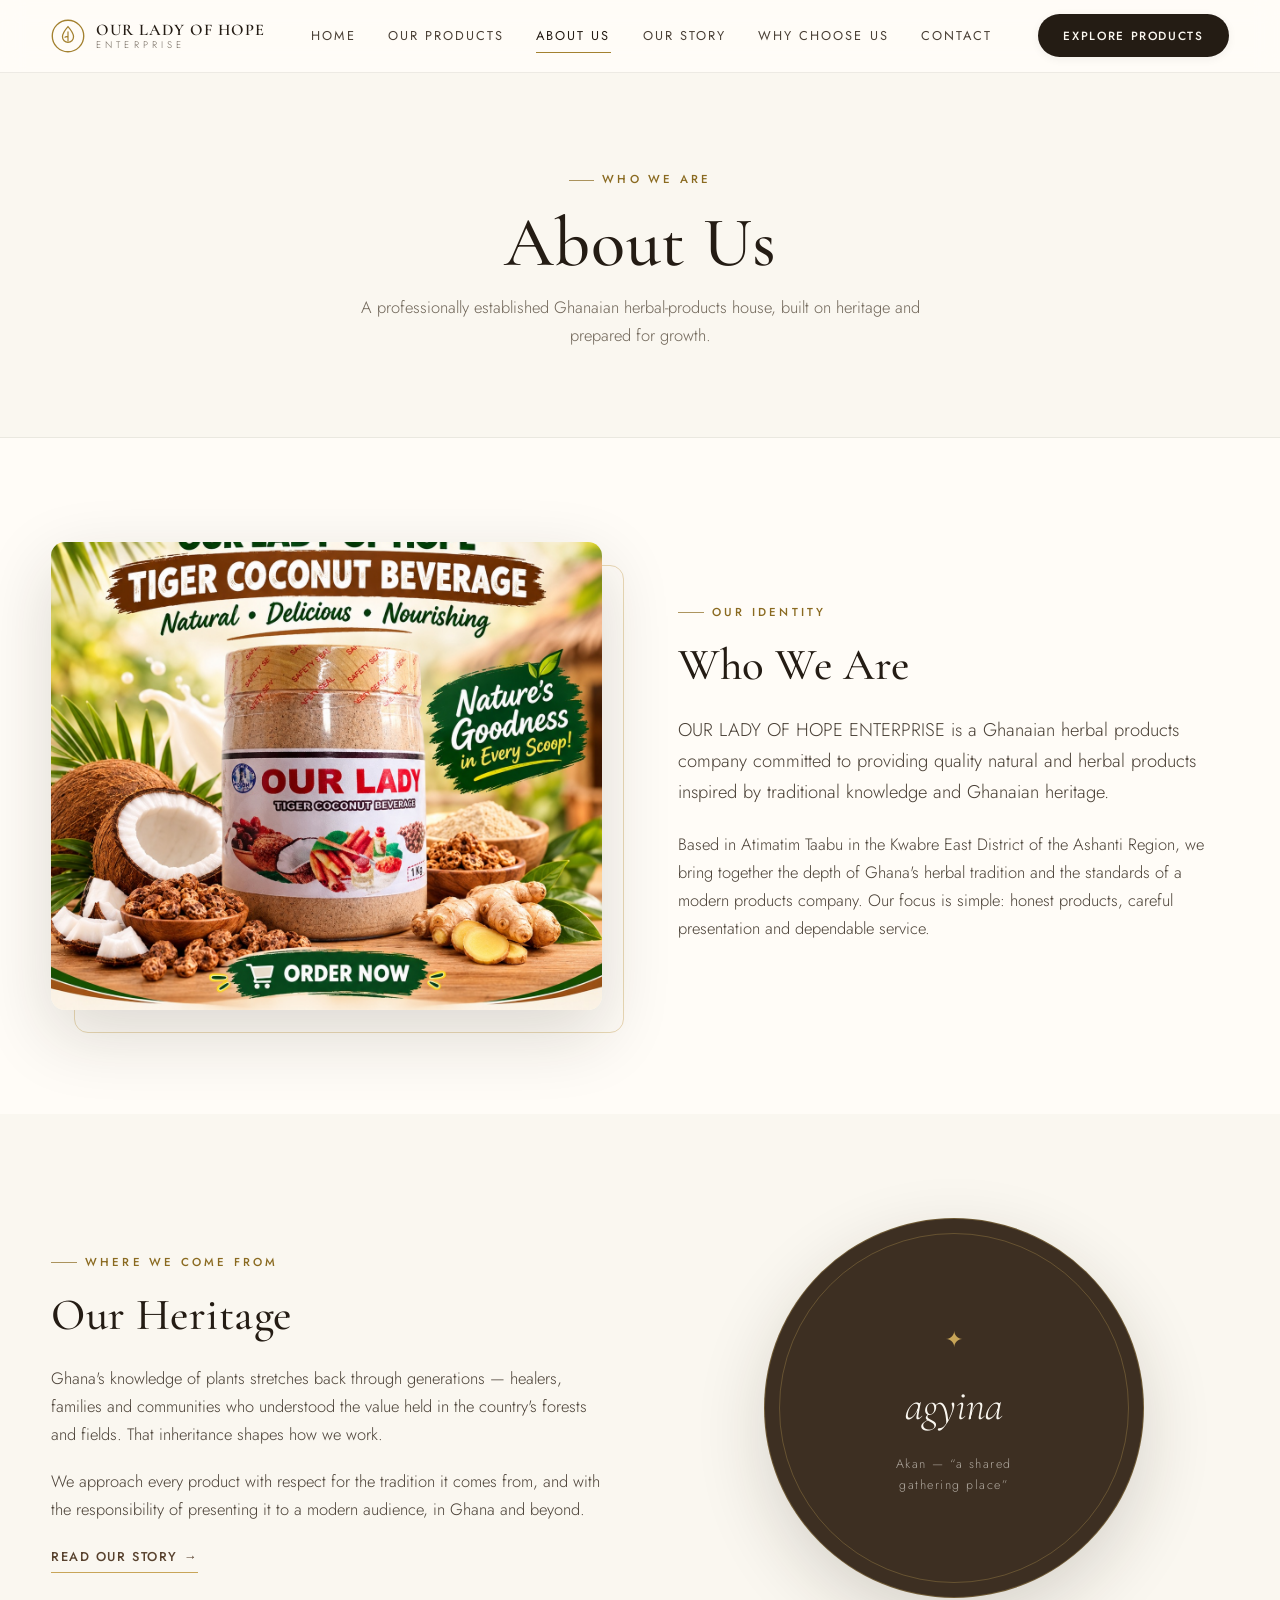
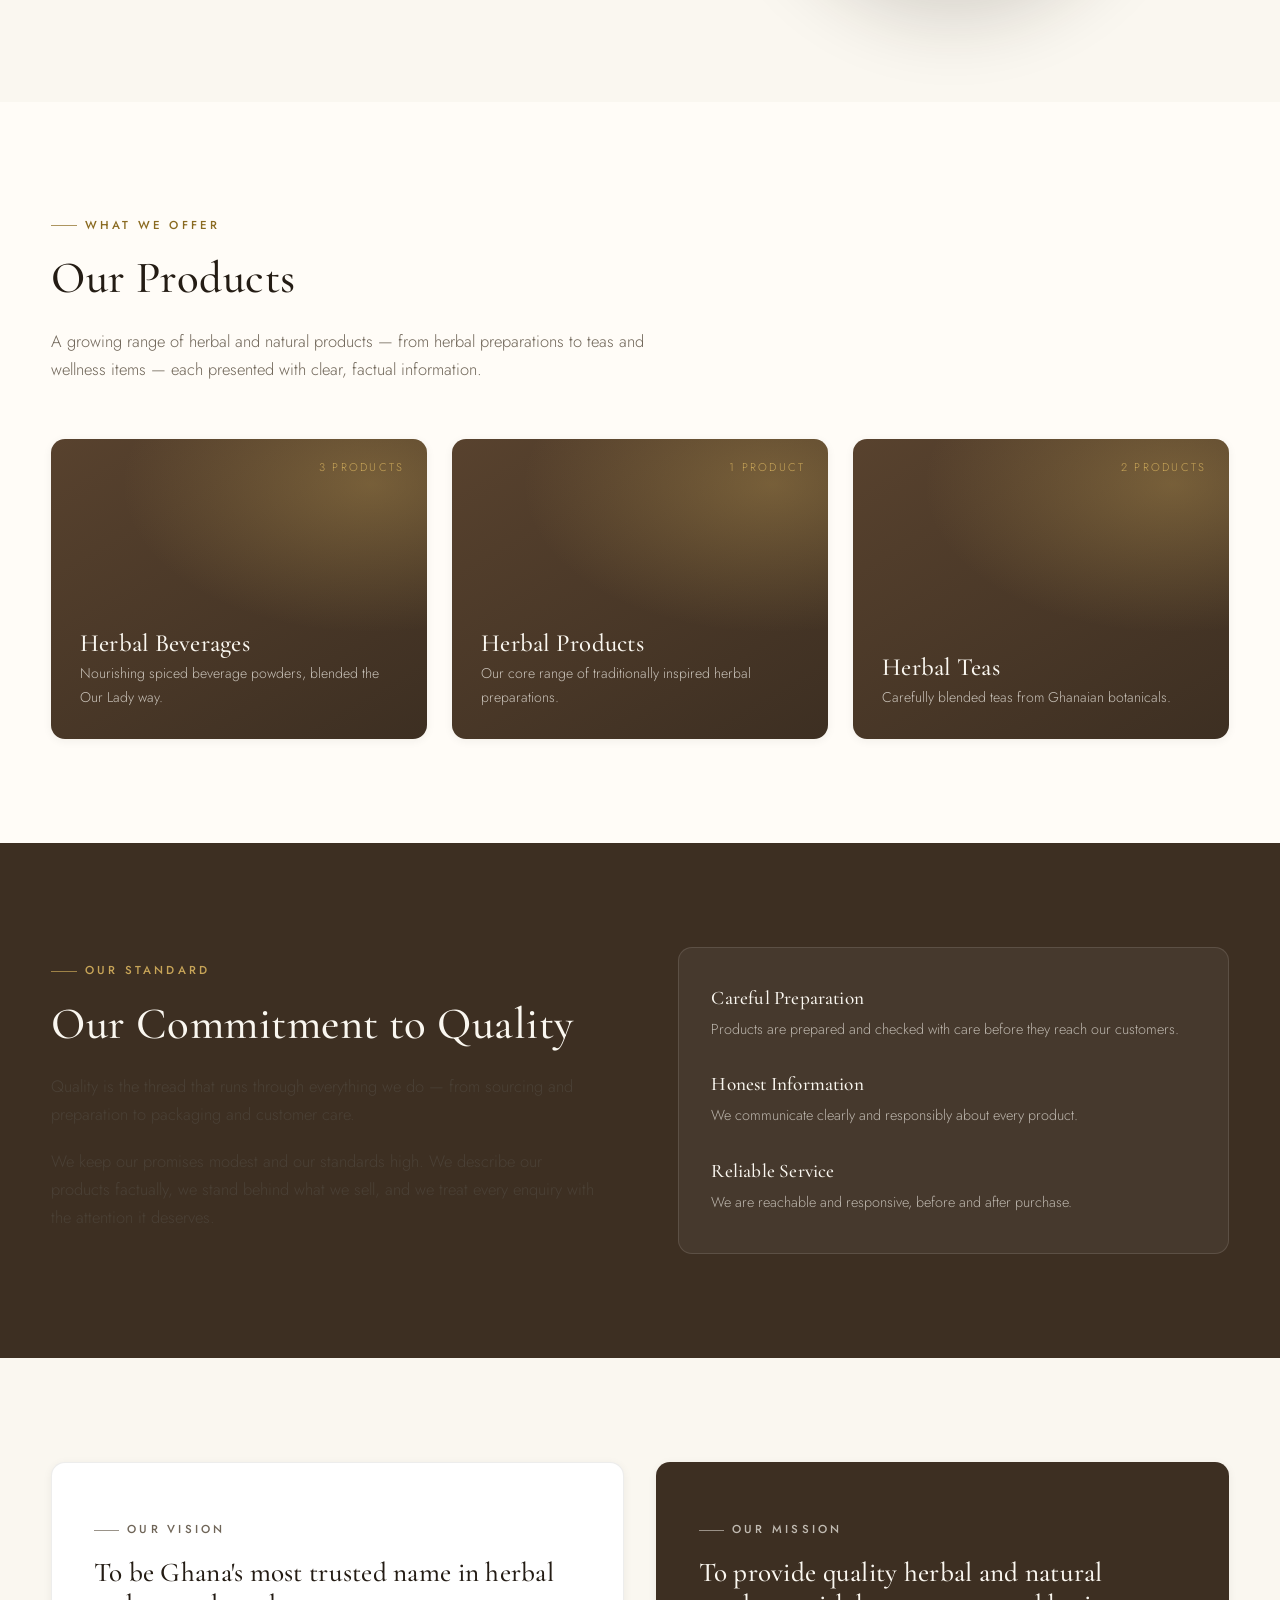
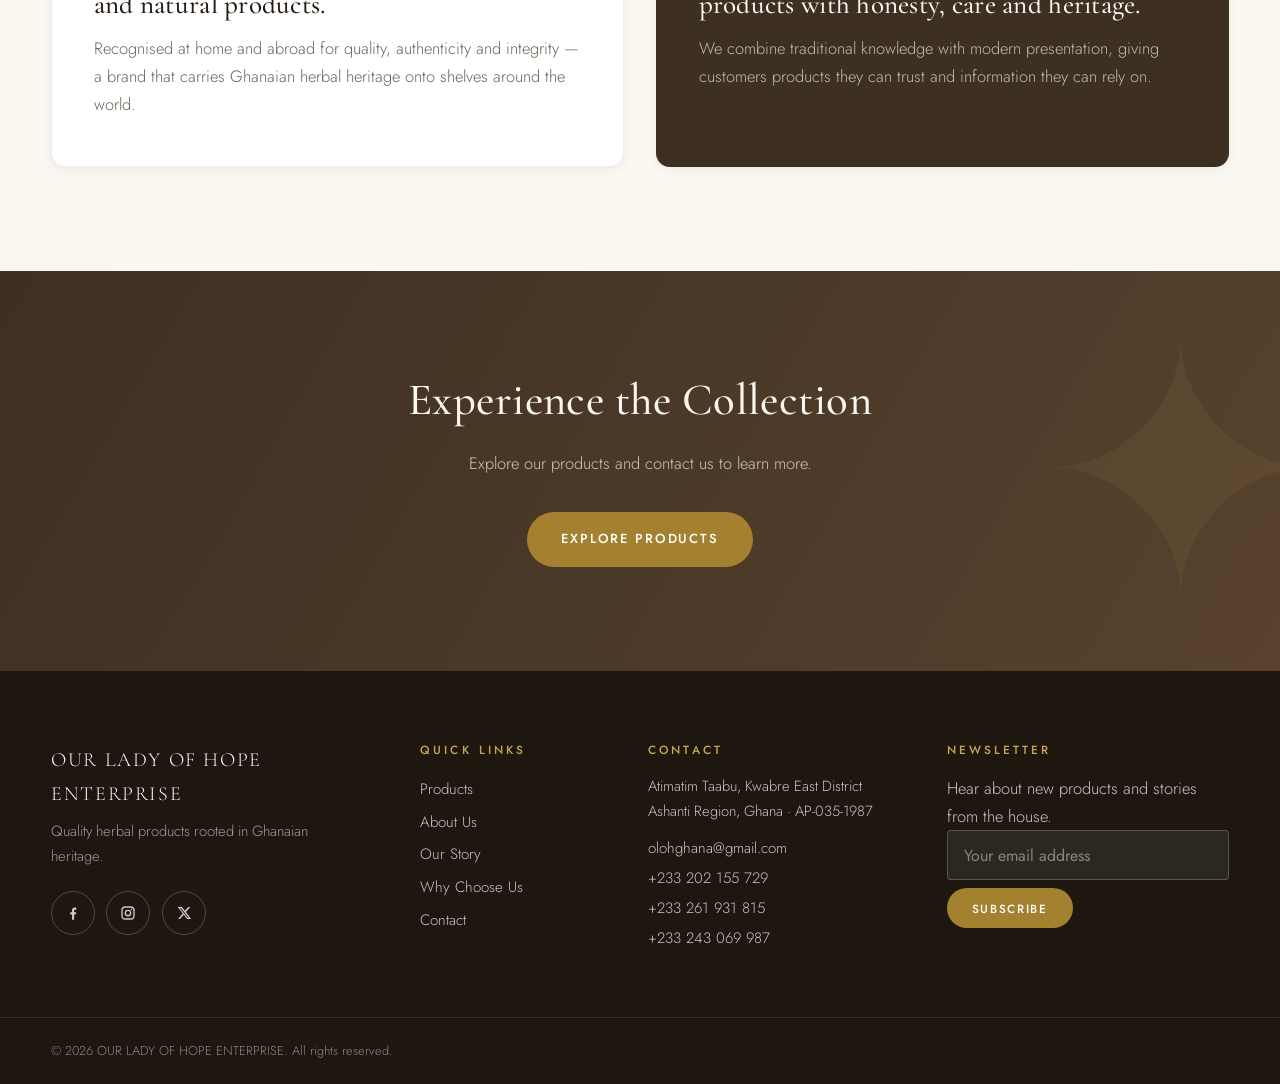
<file: docs/about.html>
<!doctype html>
<html lang="en">
<head>
<meta charset="utf-8">
<meta name="viewport" content="width=device-width, initial-scale=1">
<title>About Us | Our Lady of Hope Enterprise — Ghanaian Herbal Products</title>
<meta name="description" content="About Our Lady of Hope Enterprise — a Ghanaian herbal products company rooted in heritage, committed to quality natural and herbal products.">
<link rel="preconnect" href="https://fonts.googleapis.com">
<link rel="preconnect" href="https://fonts.gstatic.com" crossorigin>
<link href="https://fonts.googleapis.com/css2?family=Cormorant+Garamond:ital,wght@0,400;0,500;0,600;0,700;1,400&family=Jost:wght@300;400;500;600&display=swap" rel="stylesheet">
<link rel="stylesheet" href="css/styles.css">
</head>
<body>
<a class="skip-link" href="#main">Skip to content</a>
<header class="site-header" id="siteHeader">
  <div class="container header-inner">
    <a href="index.html" class="brand">
      <span class="brand-mark" aria-hidden="true"><svg viewBox="0 0 40 40" width="34" height="34"><circle cx="20" cy="20" r="18.5" fill="none" stroke="currentColor" stroke-width="1.6"/><path d="M20 9c4 4.5 6.5 8.4 6.5 12a6.5 6.5 0 1 1-13 0c0-3.6 2.5-7.5 6.5-12Z" fill="none" stroke="currentColor" stroke-width="1.5"/><path d="M20 15v11M16.4 21.4c1.1-.8 2.4-.8 3.6 0" stroke="currentColor" stroke-width="1.4" fill="none" stroke-linecap="round"/></svg></span>
      <span class="brand-text"><strong>OUR LADY OF HOPE</strong><small>ENTERPRISE</small></span>
    </a>
    <nav class="main-nav" id="mainNav" aria-label="Primary">
      <a href="index.html" class="nav-link">Home</a>
      <a href="products.html" class="nav-link">Our Products</a>
      <a href="about.html" class="nav-link active">About Us</a>
      <a href="our-story.html" class="nav-link">Our Story</a>
      <a href="why-choose-us.html" class="nav-link">Why Choose Us</a>
      <a href="contact.html" class="nav-link">Contact</a>
    </nav>
    <div class="header-actions">
      <a href="products.html" class="btn btn-solid btn-sm">Explore Products</a>
      <button class="nav-toggle" id="navToggle" aria-expanded="false" aria-controls="mainNav" aria-label="Open menu"><span></span><span></span><span></span></button>
    </div>
  </div>
</header>
<main id="main">
  <section class="page-hero section-cream">
    <div class="container center">
      <p class="eyebrow">Who We Are</p>
      <h1 class="h1">About Us</h1>
      <p class="page-lede">A professionally established Ghanaian herbal-products house, built on heritage and prepared for growth.</p>
    </div>
  </section>

  <section class="section" id="who-we-are">
    <div class="container grid-2">
      <div class="intro-media reveal">
        <img src="assets/products/tiger-coconut-poster.jpg" alt="Our Lady of Hope Enterprise products" loading="lazy">
        <div class="intro-frame" aria-hidden="true"></div>
      </div>
      <div class="intro-copy reveal">
        <p class="eyebrow">Our Identity</p>
        <h2 class="h2">Who We Are</h2>
        <p class="lead">OUR LADY OF HOPE ENTERPRISE is a Ghanaian herbal products company committed to providing quality natural and herbal products inspired by traditional knowledge and Ghanaian heritage.</p>
        <p>Based in Atimatim Taabu in the Kwabre East District of the Ashanti Region, we bring together the depth of Ghana's herbal tradition and the standards of a modern products company. Our focus is simple: honest products, careful presentation and dependable service.</p>
      </div>
    </div>
  </section>

  <section class="section section-cream" id="our-heritage">
    <div class="container grid-2">
      <div class="intro-copy reveal">
        <p class="eyebrow">Where We Come From</p>
        <h2 class="h2">Our Heritage</h2>
        <p>Ghana's knowledge of plants stretches back through generations — healers, families and communities who understood the value held in the country's forests and fields. That inheritance shapes how we work.</p>
        <p>We approach every product with respect for the tradition it comes from, and with the responsibility of presenting it to a modern audience, in Ghana and beyond.</p>
        <a href="our-story.html" class="text-cta">Read Our Story <span aria-hidden="true">→</span></a>
      </div>
      <div class="heritage-visual reveal" aria-hidden="true">
        <div class="heritage-panel">
          <span class="heritage-glyph">✦</span>
          <p class="heritage-word">agyina</p>
          <p class="heritage-note">Akan — “a shared gathering place”</p>
        </div>
      </div>
    </div>
  </section>

  <section class="section" id="our-products">
    <div class="container">
      <div class="section-head reveal">
        <p class="eyebrow">What We Offer</p>
        <h2 class="h2">Our Products</h2>
        <p>A growing range of herbal and natural products — from herbal preparations to teas and wellness items — each presented with clear, factual information.</p>
      </div>
      <div class="category-grid" id="categoryGrid"></div>
    </div>
  </section>

  <section class="section section-dark" id="quality">
    <div class="container grid-2">
      <div class="intro-copy reveal">
        <p class="eyebrow eyebrow-light">Our Standard</p>
        <h2 class="h2 h2-light">Our Commitment to Quality</h2>
        <p class="lead-light">Quality is the thread that runs through everything we do — from sourcing and preparation to packaging and customer care.</p>
        <p>We keep our promises modest and our standards high. We describe our products factually, we stand behind what we sell, and we treat every enquiry with the attention it deserves.</p>
      </div>
      <ul class="trust-list vertical reveal">
        <li><h3>Careful Preparation</h3><p>Products are prepared and checked with care before they reach our customers.</p></li>
        <li><h3>Honest Information</h3><p>We communicate clearly and responsibly about every product.</p></li>
        <li><h3>Reliable Service</h3><p>We are reachable and responsive, before and after purchase.</p></li>
      </ul>
    </div>
  </section>

  <section class="section vision-mission">
    <div class="container vm-grid">
      <div class="vm-card reveal">
        <p class="eyebrow">Our Vision</p>
        <h2 class="h2">To be Ghana's most trusted name in herbal and natural products.</h2>
        <p>Recognised at home and abroad for quality, authenticity and integrity — a brand that carries Ghanaian herbal heritage onto shelves around the world.</p>
      </div>
      <div class="vm-card vm-gold reveal">
        <p class="eyebrow">Our Mission</p>
        <h2 class="h2">To provide quality herbal and natural products with honesty, care and heritage.</h2>
        <p>We combine traditional knowledge with modern presentation, giving customers products they can trust and information they can rely on.</p>
      </div>
    </div>
  </section>

  <section class="section cta">
    <div class="container center reveal">
      <h2 class="h2 h2-light">Experience the Collection</h2>
      <p class="cta-lede">Explore our products and contact us to learn more.</p>
      <a href="products.html" class="btn btn-gold">Explore Products</a>
    </div>
  </section>
</main>
<footer class="site-footer">
  <div class="container footer-grid">
    <div class="footer-brand">
      <p class="footer-name">OUR LADY OF HOPE ENTERPRISE</p>
      <p class="footer-tag">Quality herbal products rooted in Ghanaian heritage.</p>
      <div class="socials" aria-label="Social media">
        <a href="#" aria-label="Facebook"><svg viewBox="0 0 24 24" width="18" height="18" fill="currentColor"><path d="M13.5 21v-7h2.4l.4-3h-2.8V9.1c0-.9.3-1.5 1.6-1.5h1.3V4.9c-.3 0-1.1-.1-2.1-.1-2.1 0-3.6 1.3-3.6 3.7V11H8.3v3h2.4v7h2.8Z"/></svg></a>
        <a href="#" aria-label="Instagram"><svg viewBox="0 0 24 24" width="18" height="18" fill="none" stroke="currentColor" stroke-width="1.8"><rect x="4" y="4" width="16" height="16" rx="4.5"/><circle cx="12" cy="12" r="3.6"/><circle cx="16.6" cy="7.4" r="1" fill="currentColor" stroke="none"/></svg></a>
        <a href="#" aria-label="X"><svg viewBox="0 0 24 24" width="18" height="18" fill="currentColor"><path d="M17.8 4h2.7l-6 6.8L21.5 20h-5.5l-4.3-5.6L6.7 20H4l6.4-7.3L3.6 4h5.6l3.9 5.1L17.8 4Zm-1 14.4h1.5L8 5.5H6.4l10.4 12.9Z"/></svg></a>
      </div>
    </div>
    <nav class="footer-links" aria-label="Quick links">
      <h4>Quick Links</h4>
      <a href="products.html">Products</a>
      <a href="about.html">About Us</a>
      <a href="our-story.html">Our Story</a>
      <a href="why-choose-us.html">Why Choose Us</a>
      <a href="contact.html">Contact</a>
    </nav>
    <div class="footer-contact">
      <h4>Contact</h4>
      <p>Atimatim Taabu, Kwabre East District<br>Ashanti Region, Ghana · AP-035-1987</p>
      <a href="mailto:olohghana@gmail.com">olohghana@gmail.com</a>
      <a href="tel:+233202155729">+233 202 155 729</a>
      <a href="tel:+233261931815">+233 261 931 815</a>
      <a href="tel:+233243069987">+233 243 069 987</a>
    </div>
    <div class="footer-news">
      <h4>Newsletter</h4>
      <p>Hear about new products and stories from the house.</p>
      <form class="newsletter-form" id="newsletterForm" novalidate>
        <label class="sr-only" for="newsletterEmail">Email address</label>
        <input type="email" id="newsletterEmail" name="email" placeholder="Your email address" required>
        <button class="btn btn-gold btn-sm" type="submit">Subscribe</button>
        <p class="form-note" id="newsletterNote" role="status"></p>
      </form>
    </div>
  </div>
  <div class="footer-base"><div class="container"><p>© <span id="year"></span> OUR LADY OF HOPE ENTERPRISE. All rights reserved.</p></div></div>
</footer>
<script src="js/data.js"></script>
<script src="js/main.js"></script>
<script src="js/page-logic.js"></script>
</body>
</html>
</file>
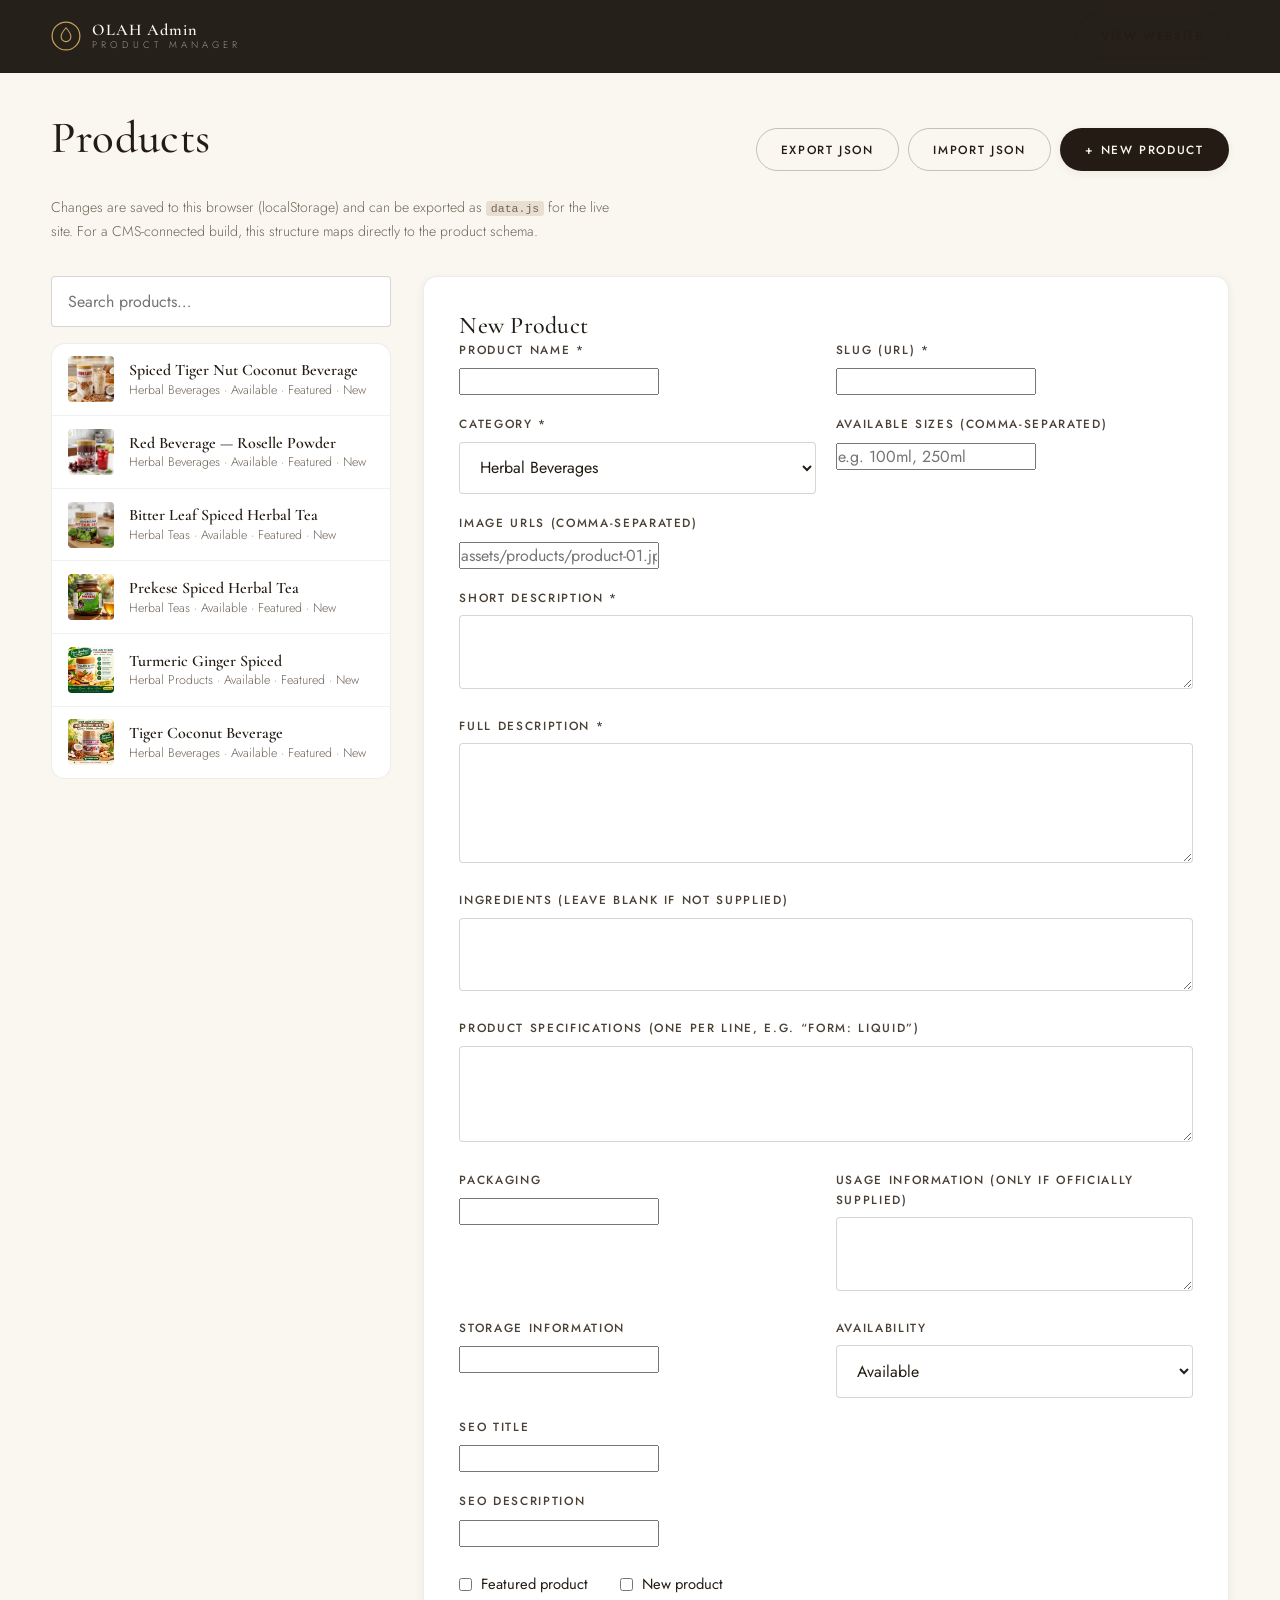
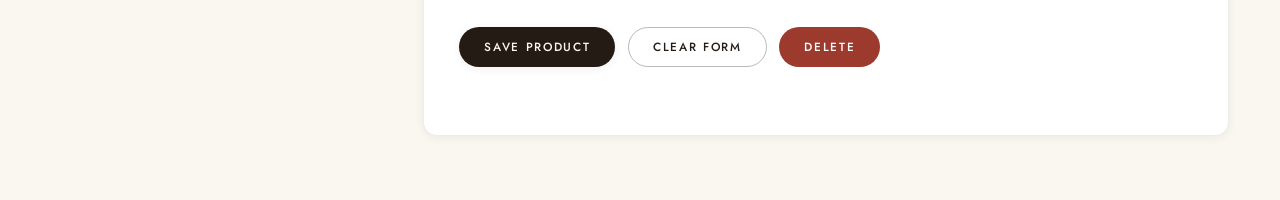
<file: docs/admin.html>
<!doctype html>
<html lang="en">
<head>
<meta charset="utf-8">
<meta name="viewport" content="width=device-width, initial-scale=1">
<meta name="robots" content="noindex, nofollow">
<title>Admin | Our Lady of Hope Enterprise</title>
<link rel="preconnect" href="https://fonts.googleapis.com">
<link rel="preconnect" href="https://fonts.gstatic.com" crossorigin>
<link href="https://fonts.googleapis.com/css2?family=Cormorant+Garamond:wght@500;600;700&family=Jost:wght@300;400;500;600&display=swap" rel="stylesheet">
<link rel="stylesheet" href="css/styles.css">
<link rel="stylesheet" href="css/admin.css">
</head>
<body class="admin-body">
<a class="skip-link" href="#main">Skip to content</a>
<header class="site-header admin-header" id="siteHeader">
  <div class="container header-inner">
    <a href="admin.html" class="brand">
      <span class="brand-mark" aria-hidden="true"><svg viewBox="0 0 40 40" width="30" height="30"><circle cx="20" cy="20" r="18.5" fill="none" stroke="currentColor" stroke-width="1.6"/><path d="M20 9c4 4.5 6.5 8.4 6.5 12a6.5 6.5 0 1 1-13 0c0-3.6 2.5-7.5 6.5-12Z" fill="none" stroke="currentColor" stroke-width="1.5"/></svg></span>
      <span class="brand-text"><strong>OLAH Admin</strong><small>Product Manager</small></span>
    </a>
    <div class="header-actions">
      <a href="index.html" class="btn btn-outline btn-sm">View Website</a>
    </div>
  </div>
</header>
<main class="admin-main container" id="main">
  <div class="admin-top">
    <h1 class="h2">Products</h1>
    <div class="admin-actions">
      <button class="btn btn-outline btn-sm" id="exportBtn" type="button">Export JSON</button>
      <label class="btn btn-outline btn-sm import-label">Import JSON<input type="file" id="importInput" accept="application/json" hidden></label>
      <button class="btn btn-solid btn-sm" id="newProductBtn" type="button">+ New Product</button>
    </div>
  </div>
  <p class="admin-note">Changes are saved to this browser (localStorage) and can be exported as <code>data.js</code> for the live site. For a CMS-connected build, this structure maps directly to the product schema.</p>

  <div class="admin-layout">
    <div class="admin-list-panel">
      <input type="search" id="adminSearch" class="admin-search" placeholder="Search products…" autocomplete="off">
      <ul class="admin-list" id="adminList"></ul>
    </div>

    <div class="admin-form-panel">
      <form id="productForm" autocomplete="off">
        <input type="hidden" id="pfId">
        <h2 class="h3" id="formTitle">New Product</h2>
        <div class="field-grid">
          <div class="field"><label for="pfName">Product name *</label><input id="pfName" required></div>
          <div class="field"><label for="pfSlug">Slug (URL) *</label><input id="pfSlug" required></div>
          <div class="field"><label for="pfCategory">Category *</label><select id="pfCategory" required></select></div>
          <div class="field"><label for="pfSizes">Available sizes (comma-separated)</label><input id="pfSizes" placeholder="e.g. 100ml, 250ml"></div>
          <div class="field field-full"><label for="pfImages">Image URLs (comma-separated)</label><input id="pfImages" placeholder="assets/products/product-01.jpg"></div>
          <div class="field field-full"><label for="pfShort">Short description *</label><textarea id="pfShort" rows="2" required></textarea></div>
          <div class="field field-full"><label for="pfFull">Full description *</label><textarea id="pfFull" rows="4" required></textarea></div>
          <div class="field field-full"><label for="pfIngredients">Ingredients (leave blank if not supplied)</label><textarea id="pfIngredients" rows="2"></textarea></div>
          <div class="field field-full"><label for="pfSpecs">Product specifications (one per line, e.g. “Form: Liquid”)</label><textarea id="pfSpecs" rows="3"></textarea></div>
          <div class="field"><label for="pfPackaging">Packaging</label><input id="pfPackaging"></div>
          <div class="field"><label for="pfUsage">Usage information (only if officially supplied)</label><textarea id="pfUsage" rows="2"></textarea></div>
          <div class="field"><label for="pfStorage">Storage information</label><input id="pfStorage"></div>
          <div class="field"><label for="pfAvailability">Availability</label><select id="pfAvailability"><option value="available">Available</option><option value="made-to-order">Made to order</option><option value="out-of-stock">Out of stock</option></select></div>
          <div class="field"><label for="pfSeoTitle">SEO title</label><input id="pfSeoTitle"></div>
          <div class="field field-full"><label for="pfSeoDesc">SEO description</label><input id="pfSeoDesc"></div>
        </div>
        <div class="checks-row">
          <label class="check"><input type="checkbox" id="pfFeatured"> Featured product</label>
          <label class="check"><input type="checkbox" id="pfNew"> New product</label>
        </div>
        <div class="form-actions">
          <button type="submit" class="btn btn-solid btn-sm">Save Product</button>
          <button type="button" class="btn btn-outline btn-sm" id="resetBtn">Clear Form</button>
          <button type="button" class="btn btn-danger btn-sm" id="deleteBtn" hidden>Delete</button>
        </div>
      </form>
    </div>
  </div>
</main>
<script src="js/data.js"></script>
<script src="js/admin.js"></script>
</body>
</html>
</file>
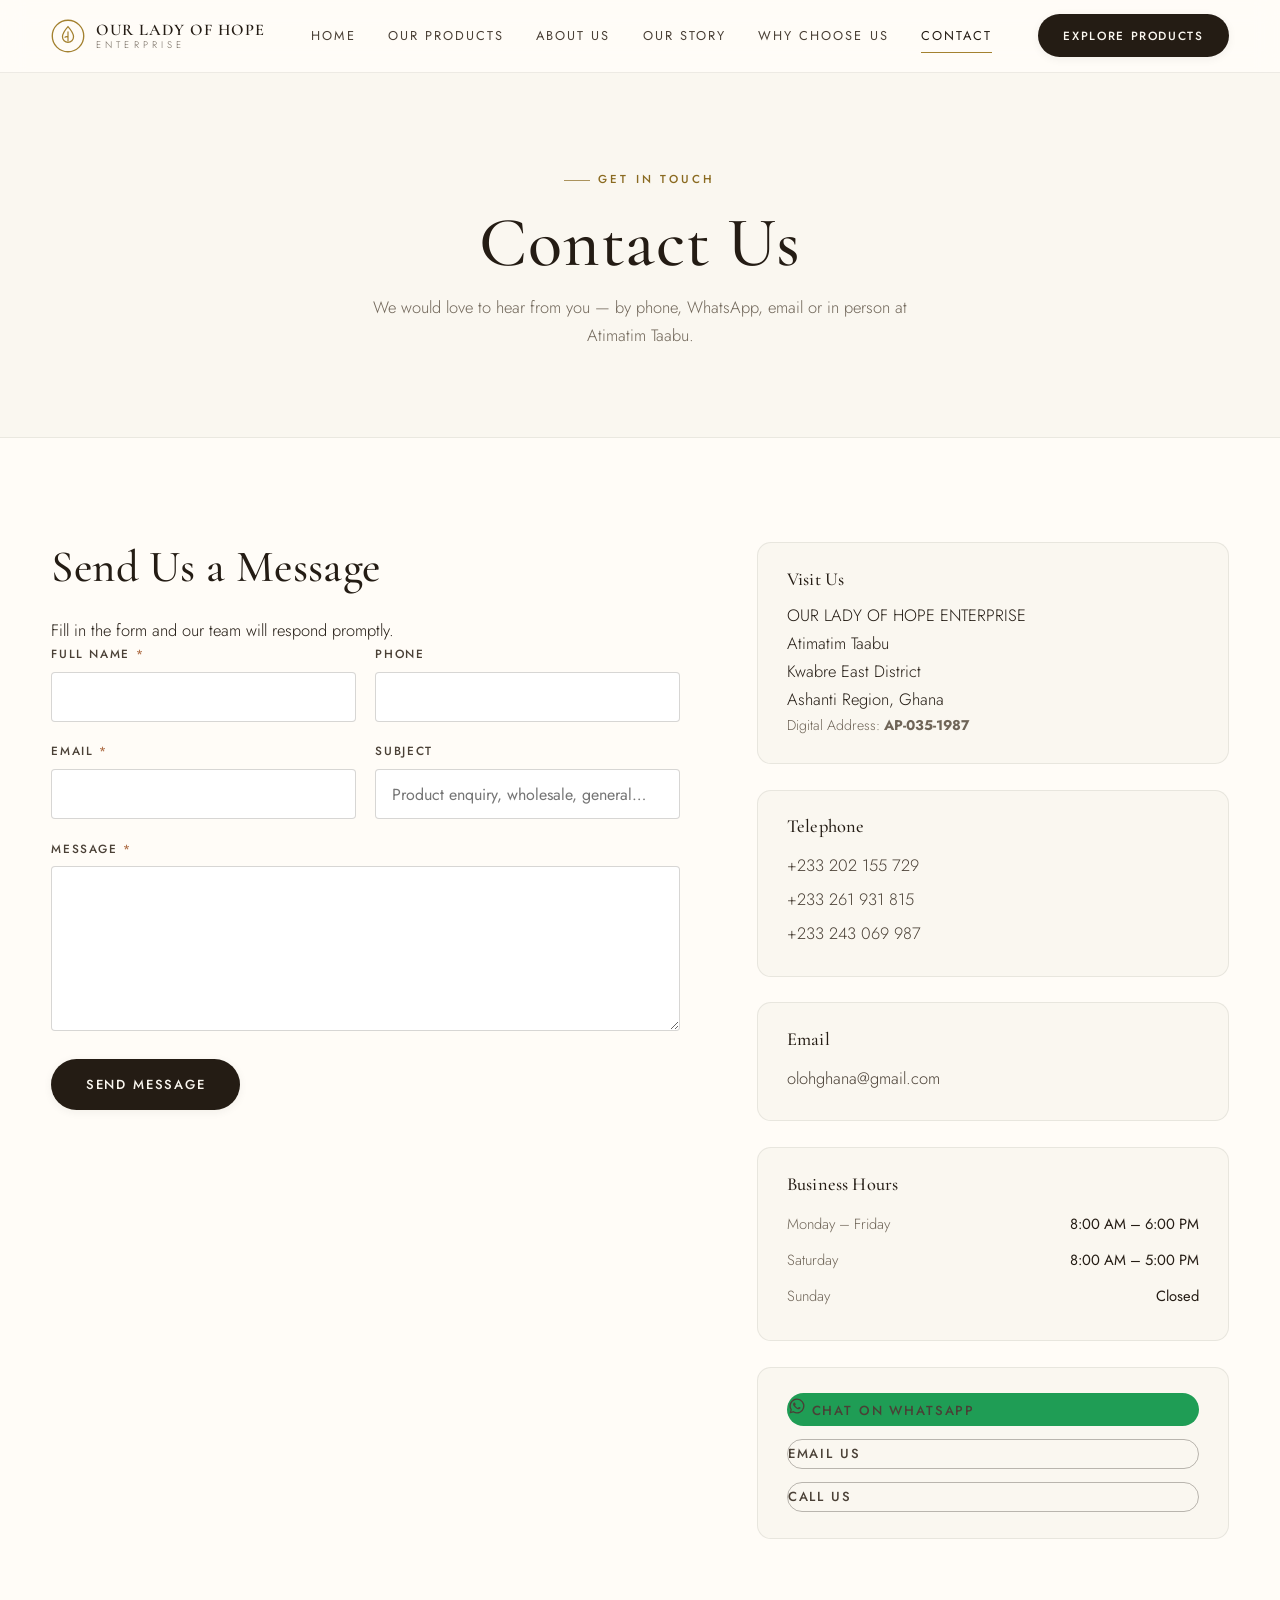
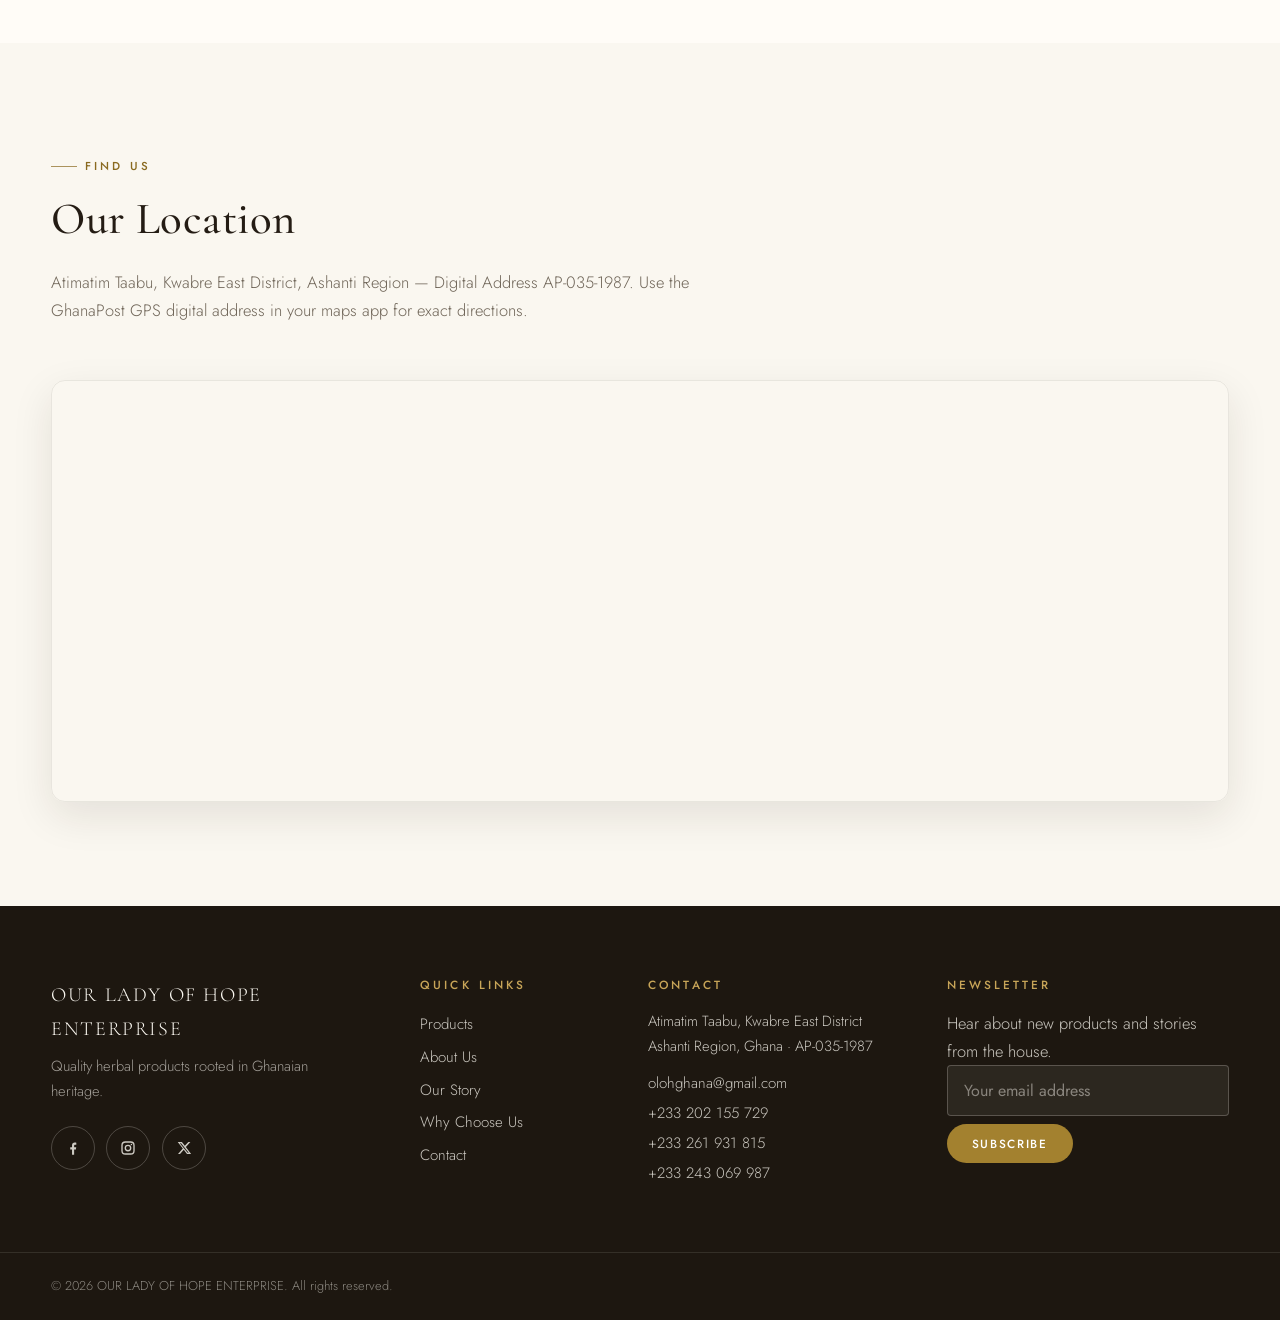
<file: docs/contact.html>
<!doctype html>
<html lang="en">
<head>
<meta charset="utf-8">
<meta name="viewport" content="width=device-width, initial-scale=1">
<title>Contact Us | Our Lady of Hope Enterprise — Ghanaian Herbal Products</title>
<meta name="description" content="Contact Our Lady of Hope Enterprise in Atimatim Taabu, Ashanti Region, Ghana. Call, email, WhatsApp or visit us.">
<link rel="preconnect" href="https://fonts.googleapis.com">
<link rel="preconnect" href="https://fonts.gstatic.com" crossorigin>
<link href="https://fonts.googleapis.com/css2?family=Cormorant+Garamond:ital,wght@0,400;0,500;0,600;0,700;1,400&family=Jost:wght@300;400;500;600&display=swap" rel="stylesheet">
<link rel="stylesheet" href="css/styles.css">
</head>
<body>
<a class="skip-link" href="#main">Skip to content</a>
<header class="site-header" id="siteHeader">
  <div class="container header-inner">
    <a href="index.html" class="brand">
      <span class="brand-mark" aria-hidden="true"><svg viewBox="0 0 40 40" width="34" height="34"><circle cx="20" cy="20" r="18.5" fill="none" stroke="currentColor" stroke-width="1.6"/><path d="M20 9c4 4.5 6.5 8.4 6.5 12a6.5 6.5 0 1 1-13 0c0-3.6 2.5-7.5 6.5-12Z" fill="none" stroke="currentColor" stroke-width="1.5"/><path d="M20 15v11M16.4 21.4c1.1-.8 2.4-.8 3.6 0" stroke="currentColor" stroke-width="1.4" fill="none" stroke-linecap="round"/></svg></span>
      <span class="brand-text"><strong>OUR LADY OF HOPE</strong><small>ENTERPRISE</small></span>
    </a>
    <nav class="main-nav" id="mainNav" aria-label="Primary">
      <a href="index.html" class="nav-link">Home</a>
      <a href="products.html" class="nav-link">Our Products</a>
      <a href="about.html" class="nav-link">About Us</a>
      <a href="our-story.html" class="nav-link">Our Story</a>
      <a href="why-choose-us.html" class="nav-link">Why Choose Us</a>
      <a href="contact.html" class="nav-link active">Contact</a>
    </nav>
    <div class="header-actions">
      <a href="products.html" class="btn btn-solid btn-sm">Explore Products</a>
      <button class="nav-toggle" id="navToggle" aria-expanded="false" aria-controls="mainNav" aria-label="Open menu"><span></span><span></span><span></span></button>
    </div>
  </div>
</header>
<main id="main">
  <section class="page-hero section-cream">
    <div class="container center">
      <p class="eyebrow">Get in Touch</p>
      <h1 class="h1">Contact Us</h1>
      <p class="page-lede">We would love to hear from you — by phone, WhatsApp, email or in person at Atimatim Taabu.</p>
    </div>
  </section>

  <section class="section">
    <div class="container contact-grid">
      <div class="contact-form-wrap reveal">
        <h2 class="h2">Send Us a Message</h2>
        <p>Fill in the form and our team will respond promptly.</p>
        <form id="contactForm" novalidate>
          <div class="field-row">
            <div class="field">
              <label for="cfName">Full Name <span class="req" aria-hidden="true">*</span></label>
              <input type="text" id="cfName" name="name" required autocomplete="name">
            </div>
            <div class="field">
              <label for="cfPhone">Phone</label>
              <input type="tel" id="cfPhone" name="phone" autocomplete="tel">
            </div>
          </div>
          <div class="field-row">
            <div class="field">
              <label for="cfEmail">Email <span class="req" aria-hidden="true">*</span></label>
              <input type="email" id="cfEmail" name="email" required autocomplete="email">
            </div>
            <div class="field">
              <label for="cfSubject">Subject</label>
              <input type="text" id="cfSubject" name="subject" placeholder="Product enquiry, wholesale, general…">
            </div>
          </div>
          <div class="field">
            <label for="cfMessage">Message <span class="req" aria-hidden="true">*</span></label>
            <textarea id="cfMessage" name="message" rows="6" required></textarea>
          </div>
          <button type="submit" class="btn btn-solid">Send Message</button>
          <p class="form-note" id="contactNote" role="status"></p>
        </form>
      </div>
      <aside class="contact-info reveal">
        <div class="info-block">
          <h3>Visit Us</h3>
          <p>OUR LADY OF HOPE ENTERPRISE<br>Atimatim Taabu<br>Kwabre East District<br>Ashanti Region, Ghana</p>
          <p class="small-note">Digital Address: <strong>AP-035-1987</strong></p>
        </div>
        <div class="info-block">
          <h3>Telephone</h3>
          <a href="tel:+233202155729">+233 202 155 729</a>
          <a href="tel:+233261931815">+233 261 931 815</a>
          <a href="tel:+233243069987">+233 243 069 987</a>
        </div>
        <div class="info-block">
          <h3>Email</h3>
          <a href="mailto:olohghana@gmail.com">olohghana@gmail.com</a>
        </div>
        <div class="info-block">
          <h3>Business Hours</h3>
          <table class="hours-table">
            <tr><td>Monday – Friday</td><td>8:00 AM – 6:00 PM</td></tr>
            <tr><td>Saturday</td><td>8:00 AM – 5:00 PM</td></tr>
            <tr><td>Sunday</td><td>Closed</td></tr>
          </table>
        </div>
        <div class="info-block quick-ctas">
          <a class="btn btn-whatsapp" id="waContact" href="#" target="_blank" rel="noopener">
            <svg viewBox="0 0 24 24" width="18" height="18" fill="currentColor" aria-hidden="true"><path d="M12 2a10 10 0 0 0-8.6 15.1L2 22l5-1.3A10 10 0 1 0 12 2Zm0 18.2c-1.5 0-3-.4-4.3-1.2l-.3-.2-3 .8.8-2.9-.2-.3A8.2 8.2 0 1 1 12 20.2Zm4.6-6.1c-.3-.1-1.5-.7-1.7-.8-.2-.1-.4-.1-.6.1-.2.3-.6.8-.8 1-.1.2-.3.2-.5.1a6.7 6.7 0 0 1-3.4-3c-.3-.4 0-.5.1-.7l.5-.6c.1-.2.1-.3 0-.5l-.8-1.9c-.2-.5-.4-.4-.6-.4h-.5c-.2 0-.5.1-.7.3-.9.9-1.2 2.1-.4 3.6a11.6 11.6 0 0 0 4.5 4.3c1.7.8 2.4.9 3.2.7.5-.1 1.5-.6 1.7-1.2.2-.6.2-1.1.1-1.2 0-.1-.2-.2-.5-.3Z"/></svg>
            Chat on WhatsApp
          </a>
          <a class="btn btn-outline" href="mailto:olohghana@gmail.com">Email Us</a>
          <a class="btn btn-outline" href="tel:+233202155729">Call Us</a>
        </div>
      </aside>
    </div>
  </section>

  <section class="section section-cream map-section">
    <div class="container">
      <div class="section-head reveal">
        <p class="eyebrow">Find Us</p>
        <h2 class="h2">Our Location</h2>
        <p>Atimatim Taabu, Kwabre East District, Ashanti Region — Digital Address AP-035-1987. Use the GhanaPost GPS digital address in your maps app for exact directions.</p>
      </div>
      <div class="map-frame reveal">
        <iframe
          title="Map of Atimatim Taabu, Kwabre East District, Ashanti Region, Ghana"
          src="https://www.openstreetmap.org/export/embed.html?bbox=-1.68%2C6.78%2C-1.52%2C6.92&amp;layer=mapnik&amp;marker=6.85%2C-1.60"
          loading="lazy" referrerpolicy="no-referrer-when-downgrade"></iframe>
      </div>
    </div>
  </section>
</main>
<footer class="site-footer">
  <div class="container footer-grid">
    <div class="footer-brand">
      <p class="footer-name">OUR LADY OF HOPE ENTERPRISE</p>
      <p class="footer-tag">Quality herbal products rooted in Ghanaian heritage.</p>
      <div class="socials" aria-label="Social media">
        <a href="#" aria-label="Facebook"><svg viewBox="0 0 24 24" width="18" height="18" fill="currentColor"><path d="M13.5 21v-7h2.4l.4-3h-2.8V9.1c0-.9.3-1.5 1.6-1.5h1.3V4.9c-.3 0-1.1-.1-2.1-.1-2.1 0-3.6 1.3-3.6 3.7V11H8.3v3h2.4v7h2.8Z"/></svg></a>
        <a href="#" aria-label="Instagram"><svg viewBox="0 0 24 24" width="18" height="18" fill="none" stroke="currentColor" stroke-width="1.8"><rect x="4" y="4" width="16" height="16" rx="4.5"/><circle cx="12" cy="12" r="3.6"/><circle cx="16.6" cy="7.4" r="1" fill="currentColor" stroke="none"/></svg></a>
        <a href="#" aria-label="X"><svg viewBox="0 0 24 24" width="18" height="18" fill="currentColor"><path d="M17.8 4h2.7l-6 6.8L21.5 20h-5.5l-4.3-5.6L6.7 20H4l6.4-7.3L3.6 4h5.6l3.9 5.1L17.8 4Zm-1 14.4h1.5L8 5.5H6.4l10.4 12.9Z"/></svg></a>
      </div>
    </div>
    <nav class="footer-links" aria-label="Quick links">
      <h4>Quick Links</h4>
      <a href="products.html">Products</a>
      <a href="about.html">About Us</a>
      <a href="our-story.html">Our Story</a>
      <a href="why-choose-us.html">Why Choose Us</a>
      <a href="contact.html">Contact</a>
    </nav>
    <div class="footer-contact">
      <h4>Contact</h4>
      <p>Atimatim Taabu, Kwabre East District<br>Ashanti Region, Ghana · AP-035-1987</p>
      <a href="mailto:olohghana@gmail.com">olohghana@gmail.com</a>
      <a href="tel:+233202155729">+233 202 155 729</a>
      <a href="tel:+233261931815">+233 261 931 815</a>
      <a href="tel:+233243069987">+233 243 069 987</a>
    </div>
    <div class="footer-news">
      <h4>Newsletter</h4>
      <p>Hear about new products and stories from the house.</p>
      <form class="newsletter-form" id="newsletterForm" novalidate>
        <label class="sr-only" for="newsletterEmail">Email address</label>
        <input type="email" id="newsletterEmail" name="email" placeholder="Your email address" required>
        <button class="btn btn-gold btn-sm" type="submit">Subscribe</button>
        <p class="form-note" id="newsletterNote" role="status"></p>
      </form>
    </div>
  </div>
  <div class="footer-base"><div class="container"><p>© <span id="year"></span> OUR LADY OF HOPE ENTERPRISE. All rights reserved.</p></div></div>
</footer>
<script src="js/data.js"></script>
<script src="js/main.js"></script>
</body>
</html>
</file>
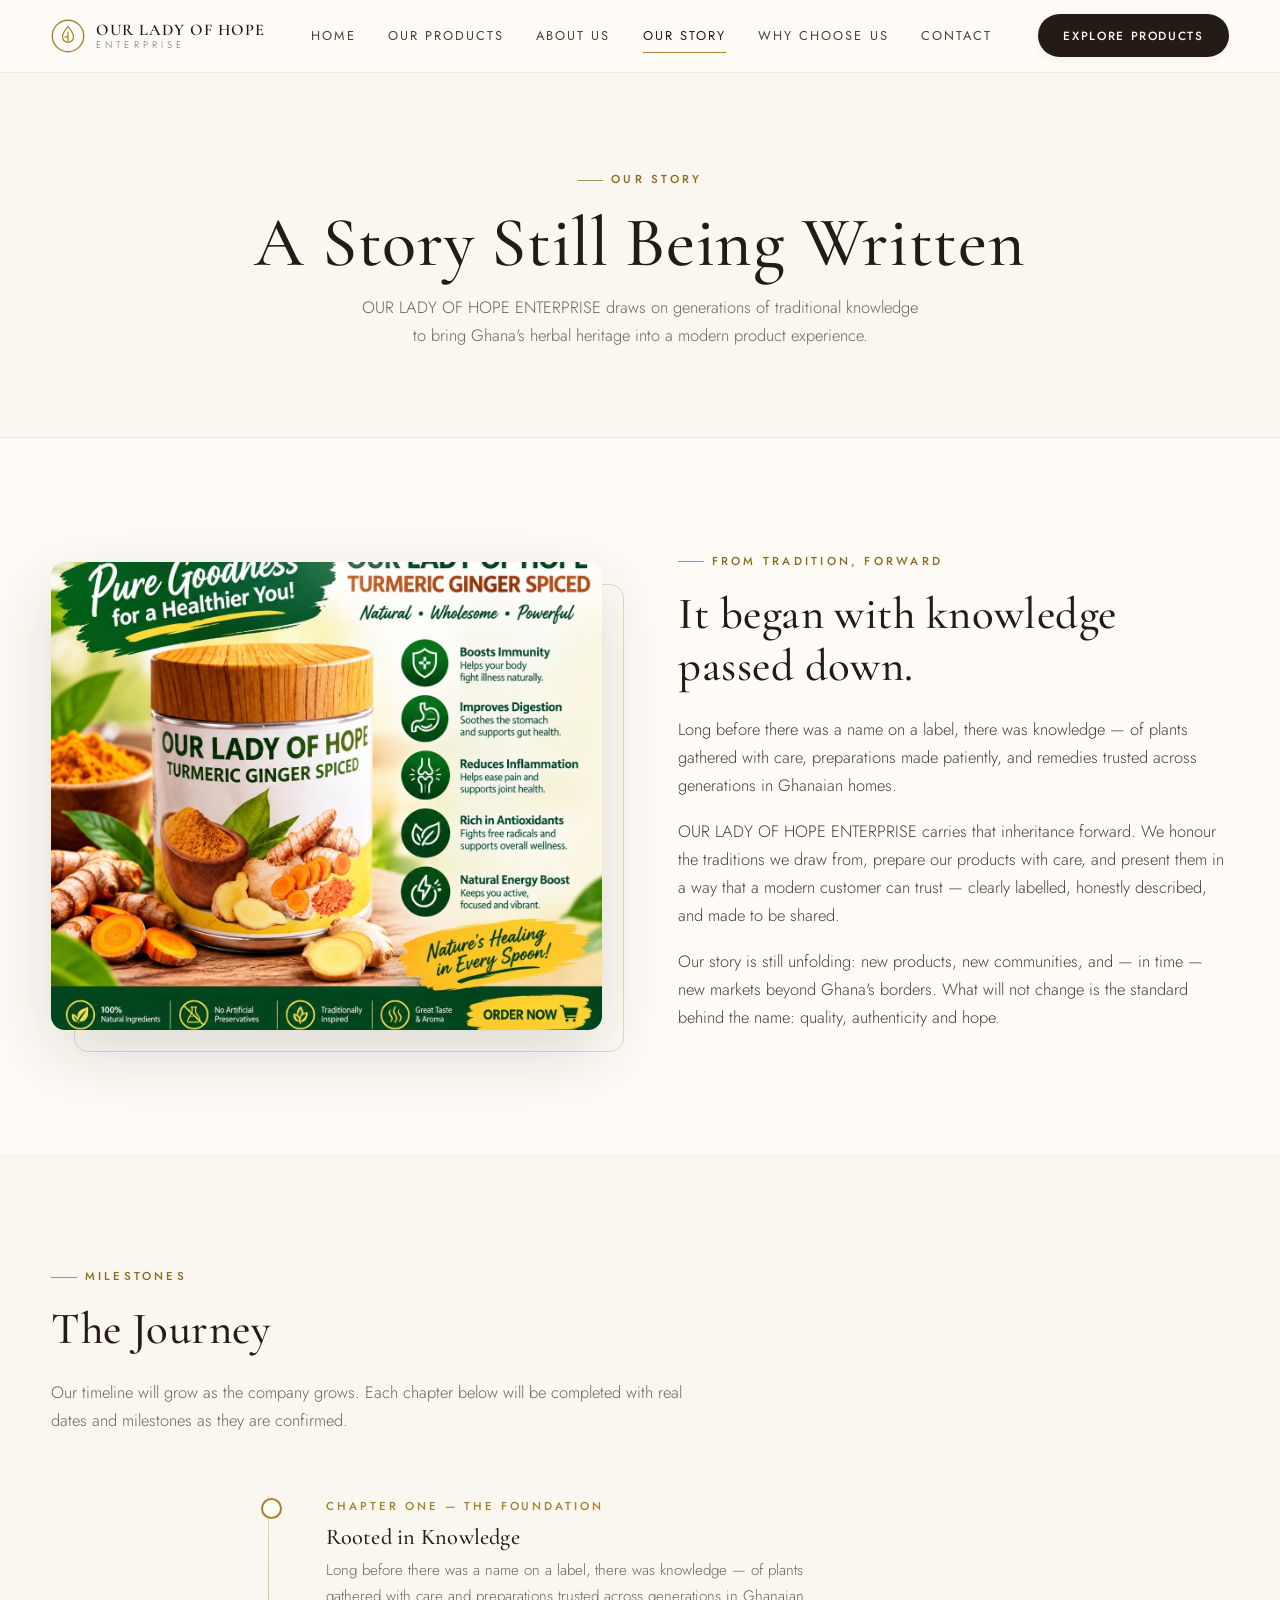
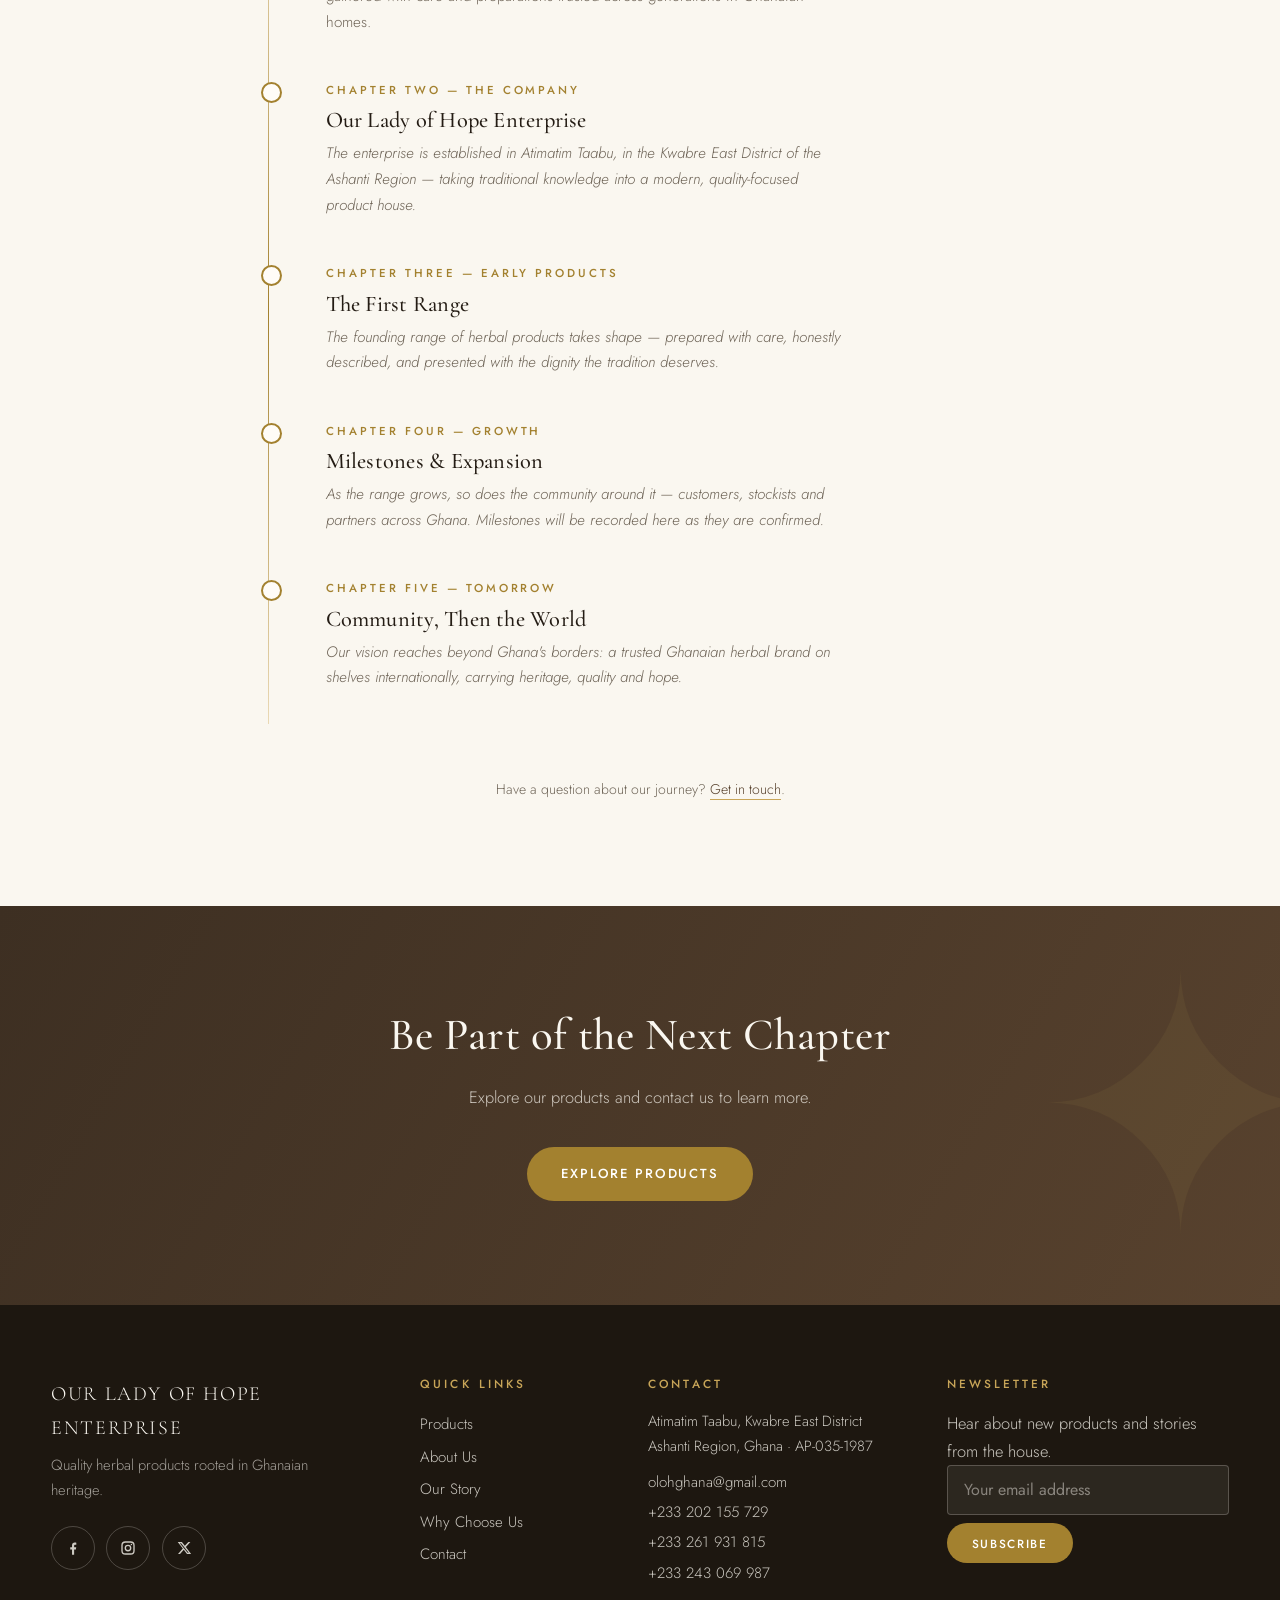
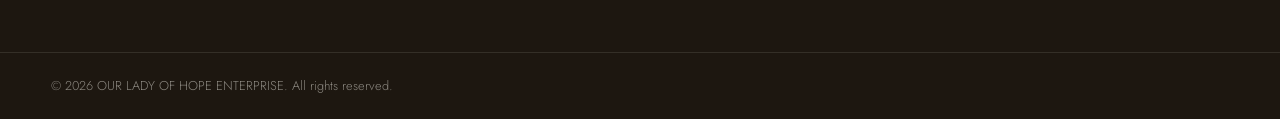
<file: docs/our-story.html>
<!doctype html>
<html lang="en">
<head>
<meta charset="utf-8">
<meta name="viewport" content="width=device-width, initial-scale=1">
<title>Our Story | Our Lady of Hope Enterprise — Ghanaian Herbal Products</title>
<meta name="description" content="The story of Our Lady of Hope Enterprise — a Ghanaian herbal products company drawing on generations of traditional knowledge.">
<link rel="preconnect" href="https://fonts.googleapis.com">
<link rel="preconnect" href="https://fonts.gstatic.com" crossorigin>
<link href="https://fonts.googleapis.com/css2?family=Cormorant+Garamond:ital,wght@0,400;0,500;0,600;0,700;1,400&family=Jost:wght@300;400;500;600&display=swap" rel="stylesheet">
<link rel="stylesheet" href="css/styles.css">
</head>
<body>
<a class="skip-link" href="#main">Skip to content</a>
<header class="site-header" id="siteHeader">
  <div class="container header-inner">
    <a href="index.html" class="brand">
      <span class="brand-mark" aria-hidden="true"><svg viewBox="0 0 40 40" width="34" height="34"><circle cx="20" cy="20" r="18.5" fill="none" stroke="currentColor" stroke-width="1.6"/><path d="M20 9c4 4.5 6.5 8.4 6.5 12a6.5 6.5 0 1 1-13 0c0-3.6 2.5-7.5 6.5-12Z" fill="none" stroke="currentColor" stroke-width="1.5"/><path d="M20 15v11M16.4 21.4c1.1-.8 2.4-.8 3.6 0" stroke="currentColor" stroke-width="1.4" fill="none" stroke-linecap="round"/></svg></span>
      <span class="brand-text"><strong>OUR LADY OF HOPE</strong><small>ENTERPRISE</small></span>
    </a>
    <nav class="main-nav" id="mainNav" aria-label="Primary">
      <a href="index.html" class="nav-link">Home</a>
      <a href="products.html" class="nav-link">Our Products</a>
      <a href="about.html" class="nav-link">About Us</a>
      <a href="our-story.html" class="nav-link active">Our Story</a>
      <a href="why-choose-us.html" class="nav-link">Why Choose Us</a>
      <a href="contact.html" class="nav-link">Contact</a>
    </nav>
    <div class="header-actions">
      <a href="products.html" class="btn btn-solid btn-sm">Explore Products</a>
      <button class="nav-toggle" id="navToggle" aria-expanded="false" aria-controls="mainNav" aria-label="Open menu"><span></span><span></span><span></span></button>
    </div>
  </div>
</header>
<main id="main">
  <section class="page-hero section-cream">
    <div class="container center">
      <p class="eyebrow">Our Story</p>
      <h1 class="h1">A Story Still Being Written</h1>
      <p class="page-lede">OUR LADY OF HOPE ENTERPRISE draws on generations of traditional knowledge to bring Ghana's herbal heritage into a modern product experience.</p>
    </div>
  </section>

  <section class="section story-intro">
    <div class="container grid-2">
      <div class="intro-media reveal">
        <img src="assets/products/turmeric-ginger-spiced-poster.jpg" alt="Our Lady of Hope Enterprise herbal products" loading="lazy">
        <div class="intro-frame" aria-hidden="true"></div>
      </div>
      <div class="intro-copy reveal">
        <p class="eyebrow">From Tradition, Forward</p>
        <h2 class="h2">It began with knowledge passed down.</h2>
        <p>Long before there was a name on a label, there was knowledge — of plants gathered with care, preparations made patiently, and remedies trusted across generations in Ghanaian homes.</p>
        <p>OUR LADY OF HOPE ENTERPRISE carries that inheritance forward. We honour the traditions we draw from, prepare our products with care, and present them in a way that a modern customer can trust — clearly labelled, honestly described, and made to be shared.</p>
        <p>Our story is still unfolding: new products, new communities, and — in time — new markets beyond Ghana's borders. What will not change is the standard behind the name: quality, authenticity and hope.</p>
      </div>
    </div>
  </section>

  <section class="section section-cream">
    <div class="container">
      <div class="section-head reveal">
        <p class="eyebrow">Milestones</p>
        <h2 class="h2">The Journey</h2>
        <p>Our timeline will grow as the company grows. Each chapter below will be completed with real dates and milestones as they are confirmed.</p>
      </div>
      <ol class="timeline" id="storyTimeline"></ol>
      <div class="center" style="margin-top:3rem"><p class="small-note">Have a question about our journey? <a href="contact.html" class="text-link">Get in touch</a>.</p></div>
    </div>
  </section>

  <section class="section cta">
    <div class="container center reveal">
      <h2 class="h2 h2-light">Be Part of the Next Chapter</h2>
      <p class="cta-lede">Explore our products and contact us to learn more.</p>
      <a href="products.html" class="btn btn-gold">Explore Products</a>
    </div>
  </section>
</main>
<footer class="site-footer">
  <div class="container footer-grid">
    <div class="footer-brand">
      <p class="footer-name">OUR LADY OF HOPE ENTERPRISE</p>
      <p class="footer-tag">Quality herbal products rooted in Ghanaian heritage.</p>
      <div class="socials" aria-label="Social media">
        <a href="#" aria-label="Facebook"><svg viewBox="0 0 24 24" width="18" height="18" fill="currentColor"><path d="M13.5 21v-7h2.4l.4-3h-2.8V9.1c0-.9.3-1.5 1.6-1.5h1.3V4.9c-.3 0-1.1-.1-2.1-.1-2.1 0-3.6 1.3-3.6 3.7V11H8.3v3h2.4v7h2.8Z"/></svg></a>
        <a href="#" aria-label="Instagram"><svg viewBox="0 0 24 24" width="18" height="18" fill="none" stroke="currentColor" stroke-width="1.8"><rect x="4" y="4" width="16" height="16" rx="4.5"/><circle cx="12" cy="12" r="3.6"/><circle cx="16.6" cy="7.4" r="1" fill="currentColor" stroke="none"/></svg></a>
        <a href="#" aria-label="X"><svg viewBox="0 0 24 24" width="18" height="18" fill="currentColor"><path d="M17.8 4h2.7l-6 6.8L21.5 20h-5.5l-4.3-5.6L6.7 20H4l6.4-7.3L3.6 4h5.6l3.9 5.1L17.8 4Zm-1 14.4h1.5L8 5.5H6.4l10.4 12.9Z"/></svg></a>
      </div>
    </div>
    <nav class="footer-links" aria-label="Quick links">
      <h4>Quick Links</h4>
      <a href="products.html">Products</a>
      <a href="about.html">About Us</a>
      <a href="our-story.html">Our Story</a>
      <a href="why-choose-us.html">Why Choose Us</a>
      <a href="contact.html">Contact</a>
    </nav>
    <div class="footer-contact">
      <h4>Contact</h4>
      <p>Atimatim Taabu, Kwabre East District<br>Ashanti Region, Ghana · AP-035-1987</p>
      <a href="mailto:olohghana@gmail.com">olohghana@gmail.com</a>
      <a href="tel:+233202155729">+233 202 155 729</a>
      <a href="tel:+233261931815">+233 261 931 815</a>
      <a href="tel:+233243069987">+233 243 069 987</a>
    </div>
    <div class="footer-news">
      <h4>Newsletter</h4>
      <p>Hear about new products and stories from the house.</p>
      <form class="newsletter-form" id="newsletterForm" novalidate>
        <label class="sr-only" for="newsletterEmail">Email address</label>
        <input type="email" id="newsletterEmail" name="email" placeholder="Your email address" required>
        <button class="btn btn-gold btn-sm" type="submit">Subscribe</button>
        <p class="form-note" id="newsletterNote" role="status"></p>
      </form>
    </div>
  </div>
  <div class="footer-base"><div class="container"><p>© <span id="year"></span> OUR LADY OF HOPE ENTERPRISE. All rights reserved.</p></div></div>
</footer>
<script src="js/data.js"></script>
<script src="js/main.js"></script>
<script src="js/page-logic.js"></script>
</body>
</html>
</file>
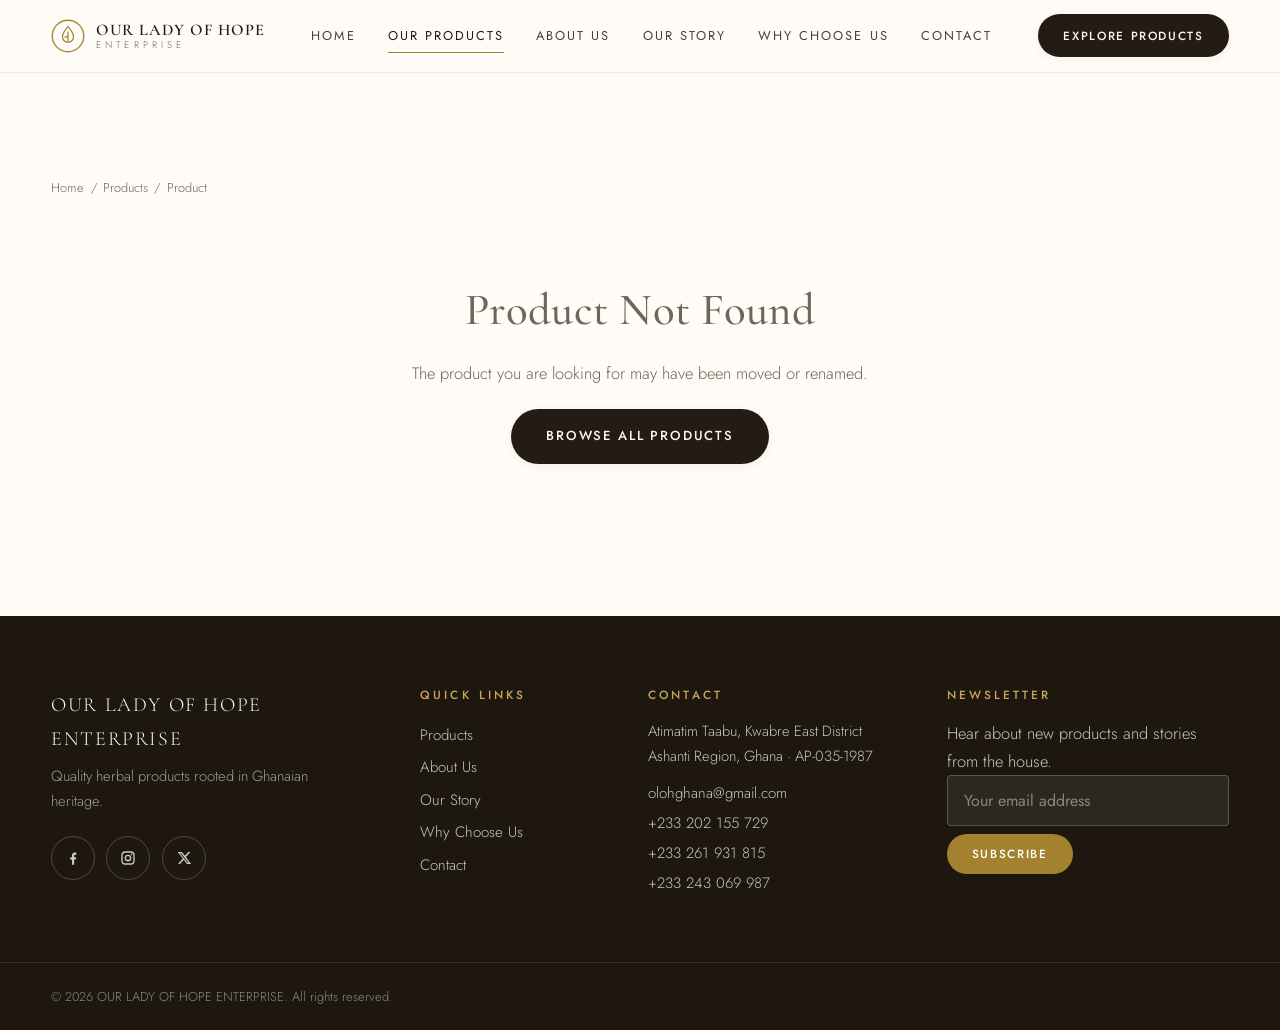
<file: docs/product.html>
<!doctype html>
<html lang="en">
<head>
<meta charset="utf-8">
<meta name="viewport" content="width=device-width, initial-scale=1">
<title>Product | Our Lady of Hope Enterprise</title>
<meta name="description" content="Product details from Our Lady of Hope Enterprise — quality Ghanaian herbal products. Enquire for availability.">
<link rel="preconnect" href="https://fonts.googleapis.com">
<link rel="preconnect" href="https://fonts.gstatic.com" crossorigin>
<link href="https://fonts.googleapis.com/css2?family=Cormorant+Garamond:ital,wght@0,400;0,500;0,600;0,700;1,400&family=Jost:wght@300;400;500;600&display=swap" rel="stylesheet">
<link rel="stylesheet" href="css/styles.css">
</head>
<body>
<a class="skip-link" href="#main">Skip to content</a>
<header class="site-header" id="siteHeader">
  <div class="container header-inner">
    <a href="index.html" class="brand">
      <span class="brand-mark" aria-hidden="true"><svg viewBox="0 0 40 40" width="34" height="34"><circle cx="20" cy="20" r="18.5" fill="none" stroke="currentColor" stroke-width="1.6"/><path d="M20 9c4 4.5 6.5 8.4 6.5 12a6.5 6.5 0 1 1-13 0c0-3.6 2.5-7.5 6.5-12Z" fill="none" stroke="currentColor" stroke-width="1.5"/><path d="M20 15v11M16.4 21.4c1.1-.8 2.4-.8 3.6 0" stroke="currentColor" stroke-width="1.4" fill="none" stroke-linecap="round"/></svg></span>
      <span class="brand-text"><strong>OUR LADY OF HOPE</strong><small>ENTERPRISE</small></span>
    </a>
    <nav class="main-nav" id="mainNav" aria-label="Primary">
      <a href="index.html" class="nav-link">Home</a>
      <a href="products.html" class="nav-link active">Our Products</a>
      <a href="about.html" class="nav-link">About Us</a>
      <a href="our-story.html" class="nav-link">Our Story</a>
      <a href="why-choose-us.html" class="nav-link">Why Choose Us</a>
      <a href="contact.html" class="nav-link">Contact</a>
    </nav>
    <div class="header-actions">
      <a href="products.html" class="btn btn-solid btn-sm">Explore Products</a>
      <button class="nav-toggle" id="navToggle" aria-expanded="false" aria-controls="mainNav" aria-label="Open menu"><span></span><span></span><span></span></button>
    </div>
  </div>
</header>
<main id="main">
  <section class="section detail" id="detailRoot">
    <div class="container">
      <nav class="breadcrumbs" aria-label="Breadcrumb">
        <a href="index.html">Home</a> <span>/</span> <a href="products.html">Products</a> <span>/</span> <span id="crumbName">Product</span>
      </nav>
      <div id="detailContent">
        <p class="empty-state">Loading product…</p>
      </div>
    </div>
  </section>

  <section class="section section-cream">
    <div class="container">
      <div class="section-head"><p class="eyebrow">Continue Browsing</p><h2 class="h2">You May Also Like</h2></div>
      <div class="product-grid" id="relatedGrid"></div>
    </div>
  </section>
</main>
<footer class="site-footer">
  <div class="container footer-grid">
    <div class="footer-brand">
      <p class="footer-name">OUR LADY OF HOPE ENTERPRISE</p>
      <p class="footer-tag">Quality herbal products rooted in Ghanaian heritage.</p>
      <div class="socials" aria-label="Social media">
        <a href="#" aria-label="Facebook"><svg viewBox="0 0 24 24" width="18" height="18" fill="currentColor"><path d="M13.5 21v-7h2.4l.4-3h-2.8V9.1c0-.9.3-1.5 1.6-1.5h1.3V4.9c-.3 0-1.1-.1-2.1-.1-2.1 0-3.6 1.3-3.6 3.7V11H8.3v3h2.4v7h2.8Z"/></svg></a>
        <a href="#" aria-label="Instagram"><svg viewBox="0 0 24 24" width="18" height="18" fill="none" stroke="currentColor" stroke-width="1.8"><rect x="4" y="4" width="16" height="16" rx="4.5"/><circle cx="12" cy="12" r="3.6"/><circle cx="16.6" cy="7.4" r="1" fill="currentColor" stroke="none"/></svg></a>
        <a href="#" aria-label="X"><svg viewBox="0 0 24 24" width="18" height="18" fill="currentColor"><path d="M17.8 4h2.7l-6 6.8L21.5 20h-5.5l-4.3-5.6L6.7 20H4l6.4-7.3L3.6 4h5.6l3.9 5.1L17.8 4Zm-1 14.4h1.5L8 5.5H6.4l10.4 12.9Z"/></svg></a>
      </div>
    </div>
    <nav class="footer-links" aria-label="Quick links">
      <h4>Quick Links</h4>
      <a href="products.html">Products</a>
      <a href="about.html">About Us</a>
      <a href="our-story.html">Our Story</a>
      <a href="why-choose-us.html">Why Choose Us</a>
      <a href="contact.html">Contact</a>
    </nav>
    <div class="footer-contact">
      <h4>Contact</h4>
      <p>Atimatim Taabu, Kwabre East District<br>Ashanti Region, Ghana · AP-035-1987</p>
      <a href="mailto:olohghana@gmail.com">olohghana@gmail.com</a>
      <a href="tel:+233202155729">+233 202 155 729</a>
      <a href="tel:+233261931815">+233 261 931 815</a>
      <a href="tel:+233243069987">+233 243 069 987</a>
    </div>
    <div class="footer-news">
      <h4>Newsletter</h4>
      <p>Hear about new products and stories from the house.</p>
      <form class="newsletter-form" id="newsletterForm" novalidate>
        <label class="sr-only" for="newsletterEmail">Email address</label>
        <input type="email" id="newsletterEmail" name="email" placeholder="Your email address" required>
        <button class="btn btn-gold btn-sm" type="submit">Subscribe</button>
        <p class="form-note" id="newsletterNote" role="status"></p>
      </form>
    </div>
  </div>
  <div class="footer-base"><div class="container"><p>© <span id="year"></span> OUR LADY OF HOPE ENTERPRISE. All rights reserved.</p></div></div>
</footer>
<script src="js/data.js"></script>
<script src="js/main.js"></script>
<script src="js/detail.js"></script>
</body>
</html>
</file>
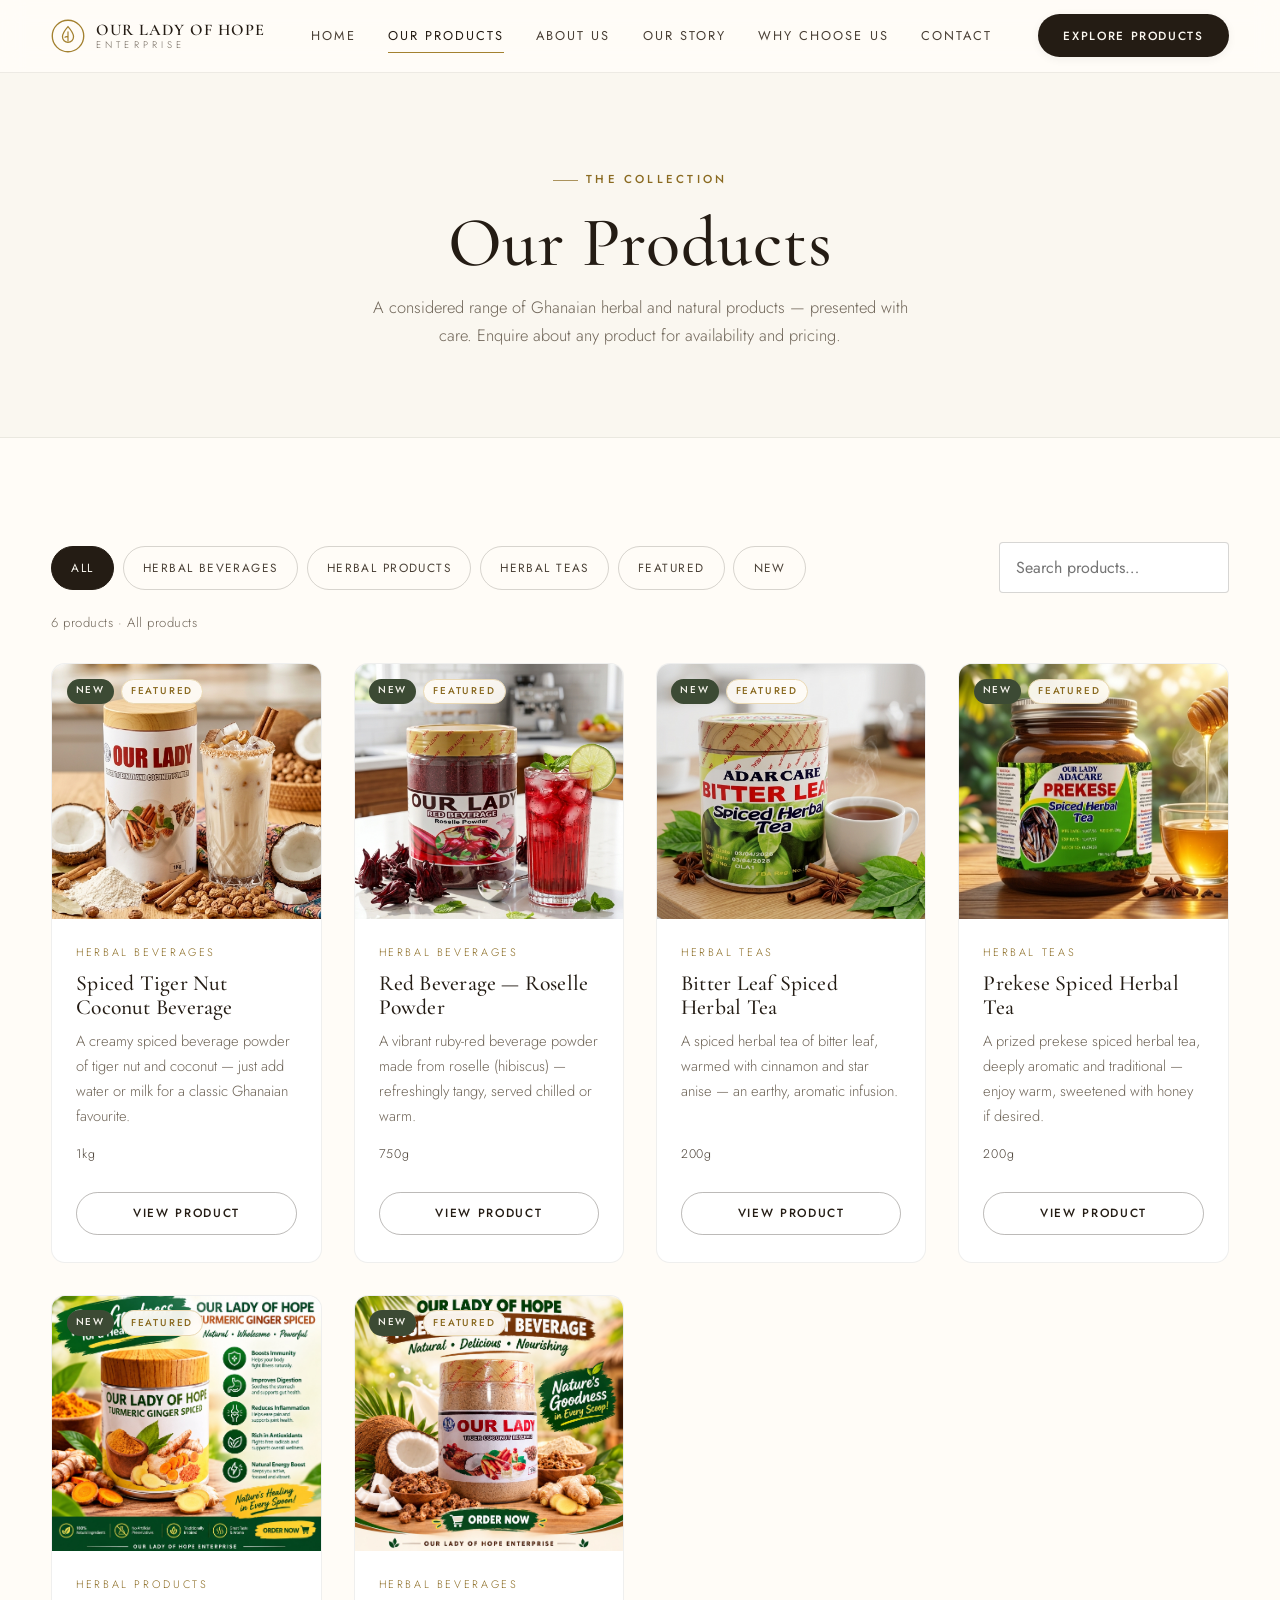
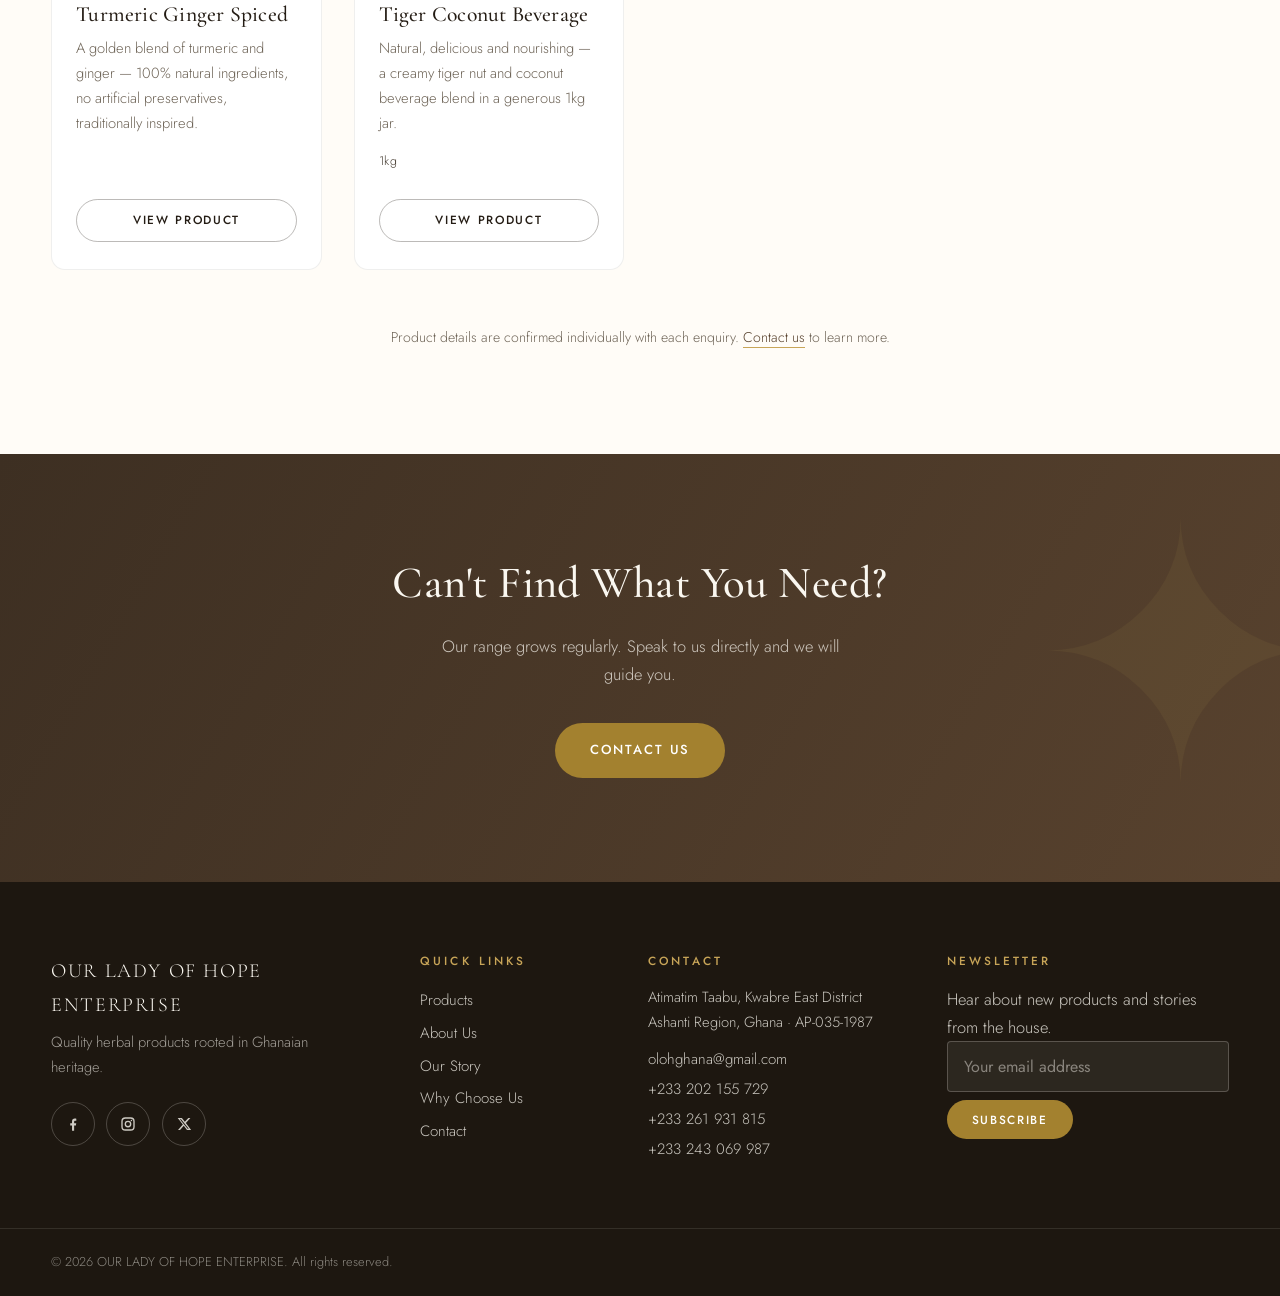
<file: docs/products.html>
<!doctype html>
<html lang="en">
<head>
<meta charset="utf-8">
<meta name="viewport" content="width=device-width, initial-scale=1">
<title>Our Products | Our Lady of Hope Enterprise — Ghanaian Herbal Products</title>
<meta name="description" content="Browse the Our Lady of Hope Enterprise catalogue of Ghanaian herbal products, herbal teas, natural products and wellness products. Enquire about any product.">
<link rel="preconnect" href="https://fonts.googleapis.com">
<link rel="preconnect" href="https://fonts.gstatic.com" crossorigin>
<link href="https://fonts.googleapis.com/css2?family=Cormorant+Garamond:ital,wght@0,400;0,500;0,600;0,700;1,400&family=Jost:wght@300;400;500;600&display=swap" rel="stylesheet">
<link rel="stylesheet" href="css/styles.css">
</head>
<body>
<a class="skip-link" href="#main">Skip to content</a>
<header class="site-header" id="siteHeader">
  <div class="container header-inner">
    <a href="index.html" class="brand">
      <span class="brand-mark" aria-hidden="true"><svg viewBox="0 0 40 40" width="34" height="34"><circle cx="20" cy="20" r="18.5" fill="none" stroke="currentColor" stroke-width="1.6"/><path d="M20 9c4 4.5 6.5 8.4 6.5 12a6.5 6.5 0 1 1-13 0c0-3.6 2.5-7.5 6.5-12Z" fill="none" stroke="currentColor" stroke-width="1.5"/><path d="M20 15v11M16.4 21.4c1.1-.8 2.4-.8 3.6 0" stroke="currentColor" stroke-width="1.4" fill="none" stroke-linecap="round"/></svg></span>
      <span class="brand-text"><strong>OUR LADY OF HOPE</strong><small>ENTERPRISE</small></span>
    </a>
    <nav class="main-nav" id="mainNav" aria-label="Primary">
      <a href="index.html" class="nav-link">Home</a>
      <a href="products.html" class="nav-link active">Our Products</a>
      <a href="about.html" class="nav-link">About Us</a>
      <a href="our-story.html" class="nav-link">Our Story</a>
      <a href="why-choose-us.html" class="nav-link">Why Choose Us</a>
      <a href="contact.html" class="nav-link">Contact</a>
    </nav>
    <div class="header-actions">
      <a href="products.html" class="btn btn-solid btn-sm">Explore Products</a>
      <button class="nav-toggle" id="navToggle" aria-expanded="false" aria-controls="mainNav" aria-label="Open menu"><span></span><span></span><span></span></button>
    </div>
  </div>
</header>
<main id="main">
  <section class="page-hero section-cream">
    <div class="container center">
      <p class="eyebrow">The Collection</p>
      <h1 class="h1">Our Products</h1>
      <p class="page-lede">A considered range of Ghanaian herbal and natural products — presented with care. Enquire about any product for availability and pricing.</p>
    </div>
  </section>

  <section class="section catalogue">
    <div class="container">
      <div class="catalogue-toolbar reveal">
        <div class="filter-chips" id="filterChips" role="group" aria-label="Filter by category"></div>
        <div class="search-wrap">
          <label class="sr-only" for="productSearch">Search products</label>
          <input type="search" id="productSearch" placeholder="Search products…" autocomplete="off">
        </div>
      </div>
      <div class="catalogue-meta" id="catalogueMeta" role="status" aria-live="polite"></div>
      <div class="product-grid" id="productGrid"></div>
      <p class="empty-state" id="emptyState" hidden>No products match your search. Try another term or category.</p>
      <div class="center reveal" style="margin-top:3rem"><p class="small-note">Product details are confirmed individually with each enquiry. <a href="contact.html" class="text-link">Contact us</a> to learn more.</p></div>
    </div>
  </section>

  <section class="section cta">
    <div class="container center reveal">
      <h2 class="h2 h2-light">Can't Find What You Need?</h2>
      <p class="cta-lede">Our range grows regularly. Speak to us directly and we will guide you.</p>
      <a href="contact.html" class="btn btn-gold">Contact Us</a>
    </div>
  </section>
</main>
<footer class="site-footer">
  <div class="container footer-grid">
    <div class="footer-brand">
      <p class="footer-name">OUR LADY OF HOPE ENTERPRISE</p>
      <p class="footer-tag">Quality herbal products rooted in Ghanaian heritage.</p>
      <div class="socials" aria-label="Social media">
        <a href="#" aria-label="Facebook"><svg viewBox="0 0 24 24" width="18" height="18" fill="currentColor"><path d="M13.5 21v-7h2.4l.4-3h-2.8V9.1c0-.9.3-1.5 1.6-1.5h1.3V4.9c-.3 0-1.1-.1-2.1-.1-2.1 0-3.6 1.3-3.6 3.7V11H8.3v3h2.4v7h2.8Z"/></svg></a>
        <a href="#" aria-label="Instagram"><svg viewBox="0 0 24 24" width="18" height="18" fill="none" stroke="currentColor" stroke-width="1.8"><rect x="4" y="4" width="16" height="16" rx="4.5"/><circle cx="12" cy="12" r="3.6"/><circle cx="16.6" cy="7.4" r="1" fill="currentColor" stroke="none"/></svg></a>
        <a href="#" aria-label="X"><svg viewBox="0 0 24 24" width="18" height="18" fill="currentColor"><path d="M17.8 4h2.7l-6 6.8L21.5 20h-5.5l-4.3-5.6L6.7 20H4l6.4-7.3L3.6 4h5.6l3.9 5.1L17.8 4Zm-1 14.4h1.5L8 5.5H6.4l10.4 12.9Z"/></svg></a>
      </div>
    </div>
    <nav class="footer-links" aria-label="Quick links">
      <h4>Quick Links</h4>
      <a href="products.html">Products</a>
      <a href="about.html">About Us</a>
      <a href="our-story.html">Our Story</a>
      <a href="why-choose-us.html">Why Choose Us</a>
      <a href="contact.html">Contact</a>
    </nav>
    <div class="footer-contact">
      <h4>Contact</h4>
      <p>Atimatim Taabu, Kwabre East District<br>Ashanti Region, Ghana · AP-035-1987</p>
      <a href="mailto:olohghana@gmail.com">olohghana@gmail.com</a>
      <a href="tel:+233202155729">+233 202 155 729</a>
      <a href="tel:+233261931815">+233 261 931 815</a>
      <a href="tel:+233243069987">+233 243 069 987</a>
    </div>
    <div class="footer-news">
      <h4>Newsletter</h4>
      <p>Hear about new products and stories from the house.</p>
      <form class="newsletter-form" id="newsletterForm" novalidate>
        <label class="sr-only" for="newsletterEmail">Email address</label>
        <input type="email" id="newsletterEmail" name="email" placeholder="Your email address" required>
        <button class="btn btn-gold btn-sm" type="submit">Subscribe</button>
        <p class="form-note" id="newsletterNote" role="status"></p>
      </form>
    </div>
  </div>
  <div class="footer-base"><div class="container"><p>© <span id="year"></span> OUR LADY OF HOPE ENTERPRISE. All rights reserved.</p></div></div>
</footer>
<script src="js/data.js"></script>
<script src="js/main.js"></script>
<script src="js/catalogue.js"></script>
</body>
</html>
</file>
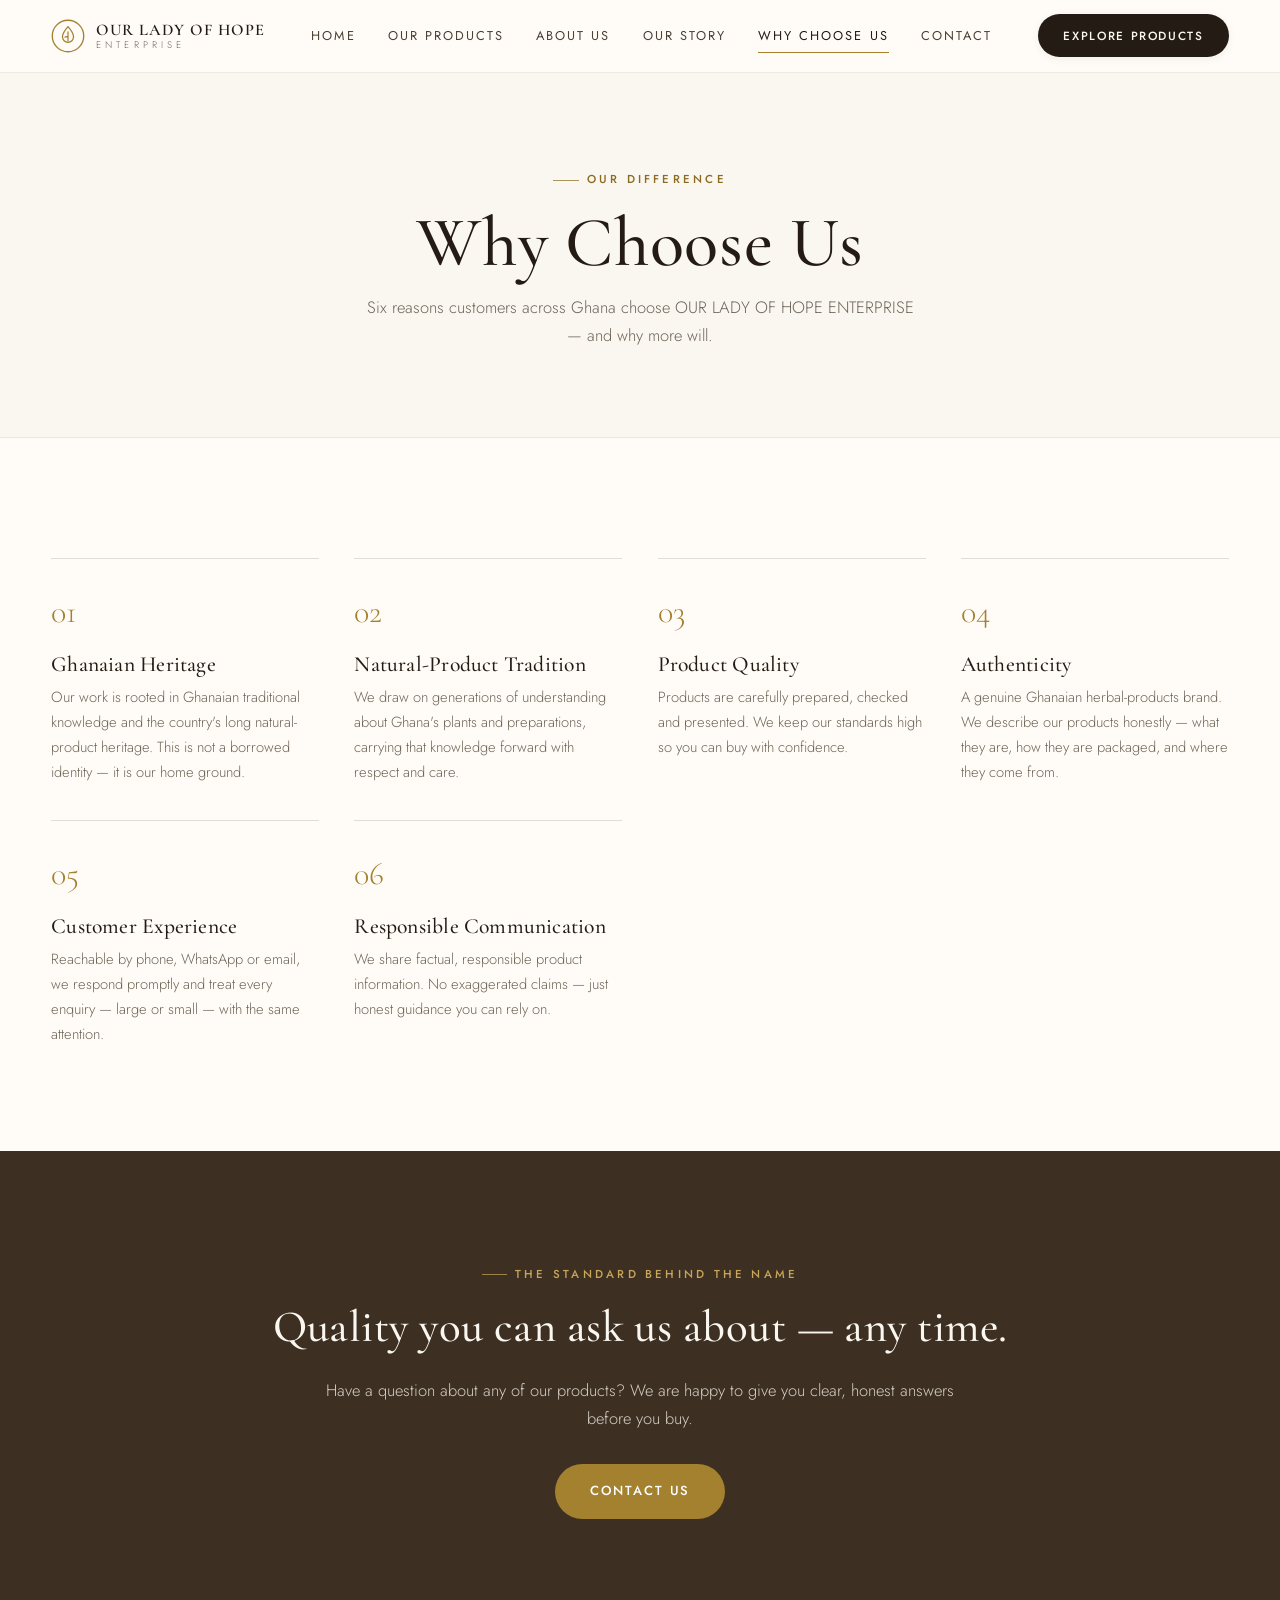
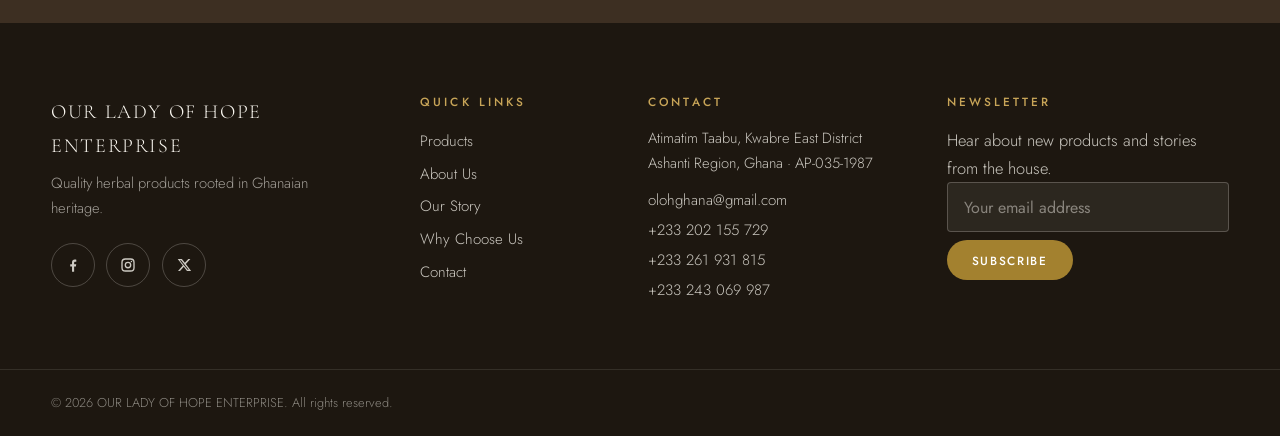
<file: docs/why-choose-us.html>
<!doctype html>
<html lang="en">
<head>
<meta charset="utf-8">
<meta name="viewport" content="width=device-width, initial-scale=1">
<title>Why Choose Us | Our Lady of Hope Enterprise — Ghanaian Herbal Products</title>
<meta name="description" content="Why choose Our Lady of Hope Enterprise — Ghanaian heritage, natural-product tradition, quality, authenticity and responsible customer care.">
<link rel="preconnect" href="https://fonts.googleapis.com">
<link rel="preconnect" href="https://fonts.gstatic.com" crossorigin>
<link href="https://fonts.googleapis.com/css2?family=Cormorant+Garamond:ital,wght@0,400;0,500;0,600;0,700;1,400&family=Jost:wght@300;400;500;600&display=swap" rel="stylesheet">
<link rel="stylesheet" href="css/styles.css">
</head>
<body>
<a class="skip-link" href="#main">Skip to content</a>
<header class="site-header" id="siteHeader">
  <div class="container header-inner">
    <a href="index.html" class="brand">
      <span class="brand-mark" aria-hidden="true"><svg viewBox="0 0 40 40" width="34" height="34"><circle cx="20" cy="20" r="18.5" fill="none" stroke="currentColor" stroke-width="1.6"/><path d="M20 9c4 4.5 6.5 8.4 6.5 12a6.5 6.5 0 1 1-13 0c0-3.6 2.5-7.5 6.5-12Z" fill="none" stroke="currentColor" stroke-width="1.5"/><path d="M20 15v11M16.4 21.4c1.1-.8 2.4-.8 3.6 0" stroke="currentColor" stroke-width="1.4" fill="none" stroke-linecap="round"/></svg></span>
      <span class="brand-text"><strong>OUR LADY OF HOPE</strong><small>ENTERPRISE</small></span>
    </a>
    <nav class="main-nav" id="mainNav" aria-label="Primary">
      <a href="index.html" class="nav-link">Home</a>
      <a href="products.html" class="nav-link">Our Products</a>
      <a href="about.html" class="nav-link">About Us</a>
      <a href="our-story.html" class="nav-link">Our Story</a>
      <a href="why-choose-us.html" class="nav-link active">Why Choose Us</a>
      <a href="contact.html" class="nav-link">Contact</a>
    </nav>
    <div class="header-actions">
      <a href="products.html" class="btn btn-solid btn-sm">Explore Products</a>
      <button class="nav-toggle" id="navToggle" aria-expanded="false" aria-controls="mainNav" aria-label="Open menu"><span></span><span></span><span></span></button>
    </div>
  </div>
</header>
<main id="main">
  <section class="page-hero section-cream">
    <div class="container center">
      <p class="eyebrow">Our Difference</p>
      <h1 class="h1">Why Choose Us</h1>
      <p class="page-lede">Six reasons customers across Ghana choose OUR LADY OF HOPE ENTERPRISE — and why more will.</p>
    </div>
  </section>

  <section class="section">
    <div class="container feature-grid feature-grid-page">
      <article class="feature feature-light reveal">
        <span class="feature-num">01</span>
        <h3>Ghanaian Heritage</h3>
        <p>Our work is rooted in Ghanaian traditional knowledge and the country's long natural-product heritage. This is not a borrowed identity — it is our home ground.</p>
      </article>
      <article class="feature feature-light reveal">
        <span class="feature-num">02</span>
        <h3>Natural-Product Tradition</h3>
        <p>We draw on generations of understanding about Ghana's plants and preparations, carrying that knowledge forward with respect and care.</p>
      </article>
      <article class="feature feature-light reveal">
        <span class="feature-num">03</span>
        <h3>Product Quality</h3>
        <p>Products are carefully prepared, checked and presented. We keep our standards high so you can buy with confidence.</p>
      </article>
      <article class="feature feature-light reveal">
        <span class="feature-num">04</span>
        <h3>Authenticity</h3>
        <p>A genuine Ghanaian herbal-products brand. We describe our products honestly — what they are, how they are packaged, and where they come from.</p>
      </article>
      <article class="feature feature-light reveal">
        <span class="feature-num">05</span>
        <h3>Customer Experience</h3>
        <p>Reachable by phone, WhatsApp or email, we respond promptly and treat every enquiry — large or small — with the same attention.</p>
      </article>
      <article class="feature feature-light reveal">
        <span class="feature-num">06</span>
        <h3>Responsible Communication</h3>
        <p>We share factual, responsible product information. No exaggerated claims — just honest guidance you can rely on.</p>
      </article>
    </div>
  </section>

  <section class="section section-dark">
    <div class="container center reveal">
      <p class="eyebrow eyebrow-light">The Standard Behind the Name</p>
      <h2 class="h2 h2-light">Quality you can ask us about — any time.</h2>
      <p class="lead-light" style="max-width:640px;margin:1rem auto 2rem">Have a question about any of our products? We are happy to give you clear, honest answers before you buy.</p>
      <a href="contact.html" class="btn btn-gold">Contact Us</a>
    </div>
  </section>
</main>
<footer class="site-footer">
  <div class="container footer-grid">
    <div class="footer-brand">
      <p class="footer-name">OUR LADY OF HOPE ENTERPRISE</p>
      <p class="footer-tag">Quality herbal products rooted in Ghanaian heritage.</p>
      <div class="socials" aria-label="Social media">
        <a href="#" aria-label="Facebook"><svg viewBox="0 0 24 24" width="18" height="18" fill="currentColor"><path d="M13.5 21v-7h2.4l.4-3h-2.8V9.1c0-.9.3-1.5 1.6-1.5h1.3V4.9c-.3 0-1.1-.1-2.1-.1-2.1 0-3.6 1.3-3.6 3.7V11H8.3v3h2.4v7h2.8Z"/></svg></a>
        <a href="#" aria-label="Instagram"><svg viewBox="0 0 24 24" width="18" height="18" fill="none" stroke="currentColor" stroke-width="1.8"><rect x="4" y="4" width="16" height="16" rx="4.5"/><circle cx="12" cy="12" r="3.6"/><circle cx="16.6" cy="7.4" r="1" fill="currentColor" stroke="none"/></svg></a>
        <a href="#" aria-label="X"><svg viewBox="0 0 24 24" width="18" height="18" fill="currentColor"><path d="M17.8 4h2.7l-6 6.8L21.5 20h-5.5l-4.3-5.6L6.7 20H4l6.4-7.3L3.6 4h5.6l3.9 5.1L17.8 4Zm-1 14.4h1.5L8 5.5H6.4l10.4 12.9Z"/></svg></a>
      </div>
    </div>
    <nav class="footer-links" aria-label="Quick links">
      <h4>Quick Links</h4>
      <a href="products.html">Products</a>
      <a href="about.html">About Us</a>
      <a href="our-story.html">Our Story</a>
      <a href="why-choose-us.html">Why Choose Us</a>
      <a href="contact.html">Contact</a>
    </nav>
    <div class="footer-contact">
      <h4>Contact</h4>
      <p>Atimatim Taabu, Kwabre East District<br>Ashanti Region, Ghana · AP-035-1987</p>
      <a href="mailto:olohghana@gmail.com">olohghana@gmail.com</a>
      <a href="tel:+233202155729">+233 202 155 729</a>
      <a href="tel:+233261931815">+233 261 931 815</a>
      <a href="tel:+233243069987">+233 243 069 987</a>
    </div>
    <div class="footer-news">
      <h4>Newsletter</h4>
      <p>Hear about new products and stories from the house.</p>
      <form class="newsletter-form" id="newsletterForm" novalidate>
        <label class="sr-only" for="newsletterEmail">Email address</label>
        <input type="email" id="newsletterEmail" name="email" placeholder="Your email address" required>
        <button class="btn btn-gold btn-sm" type="submit">Subscribe</button>
        <p class="form-note" id="newsletterNote" role="status"></p>
      </form>
    </div>
  </div>
  <div class="footer-base"><div class="container"><p>© <span id="year"></span> OUR LADY OF HOPE ENTERPRISE. All rights reserved.</p></div></div>
</footer>
<script src="js/data.js"></script>
<script src="js/main.js"></script>
</body>
</html>
</file>
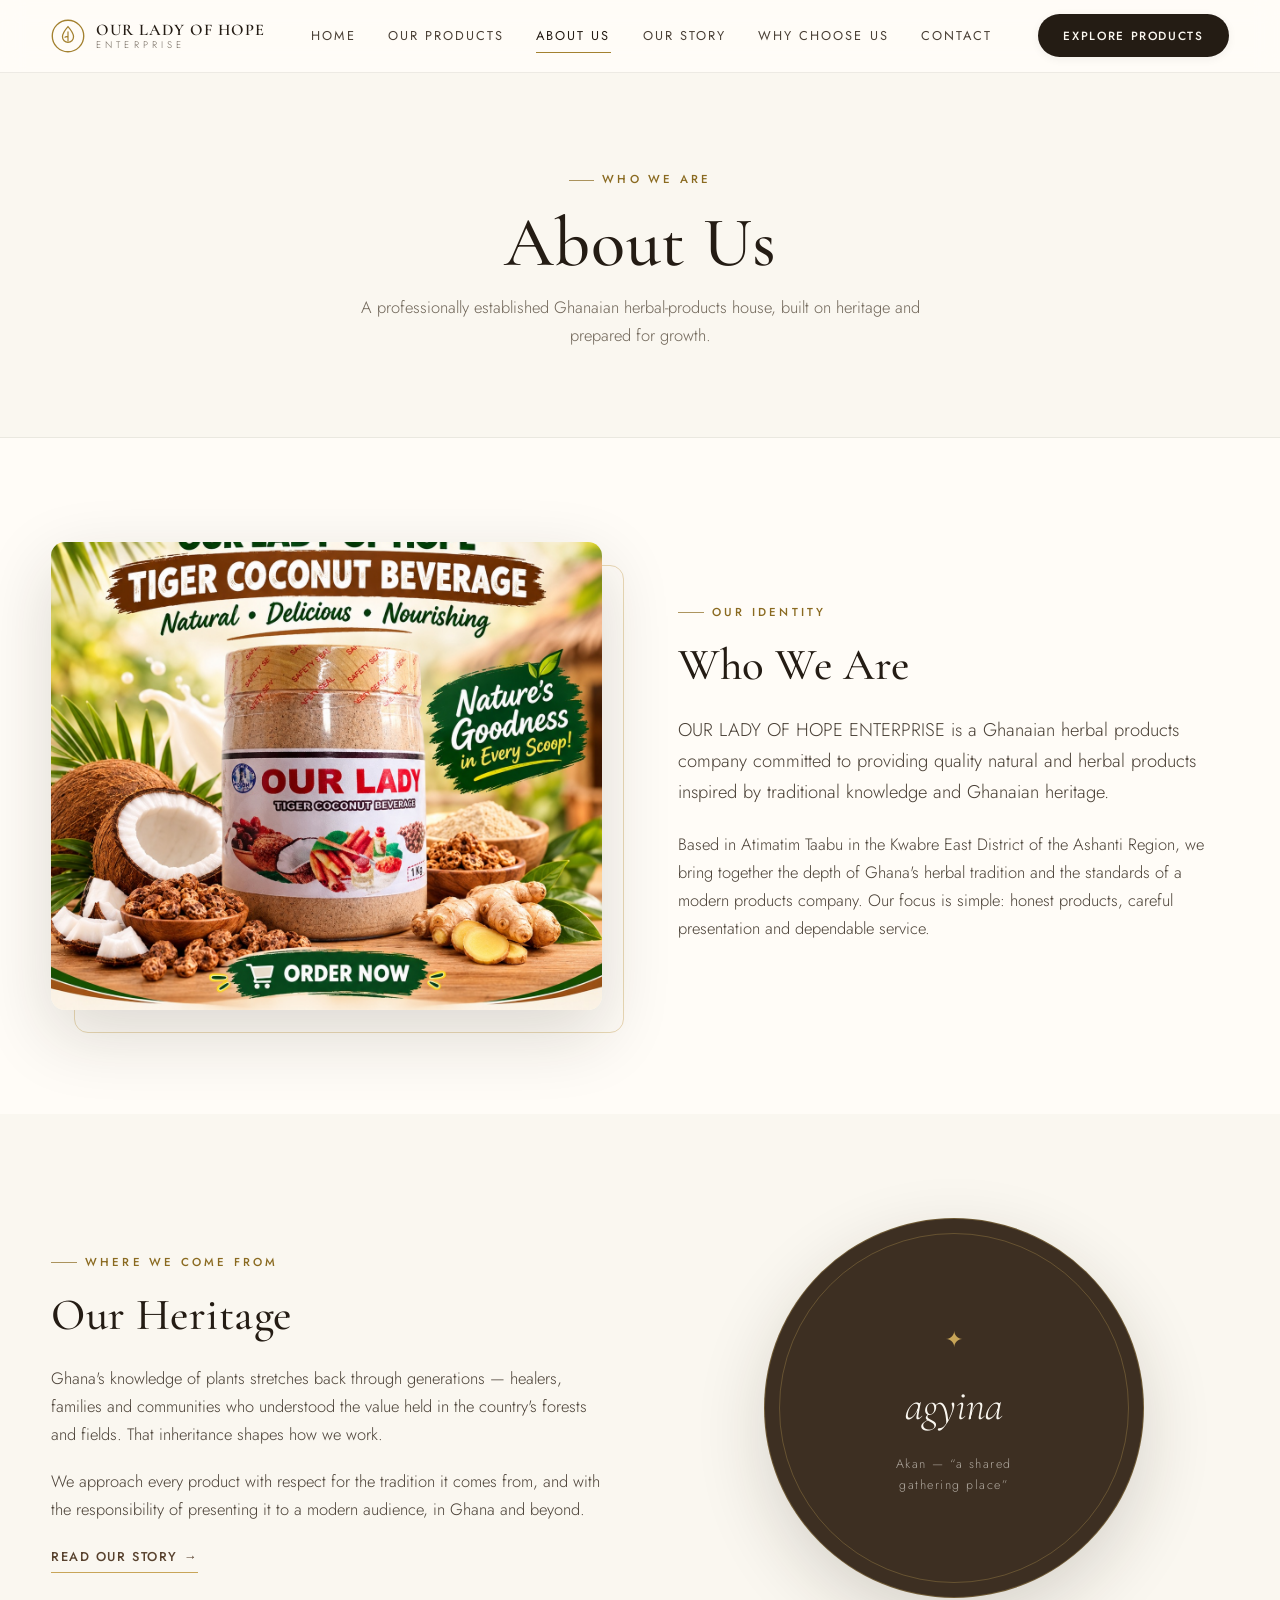
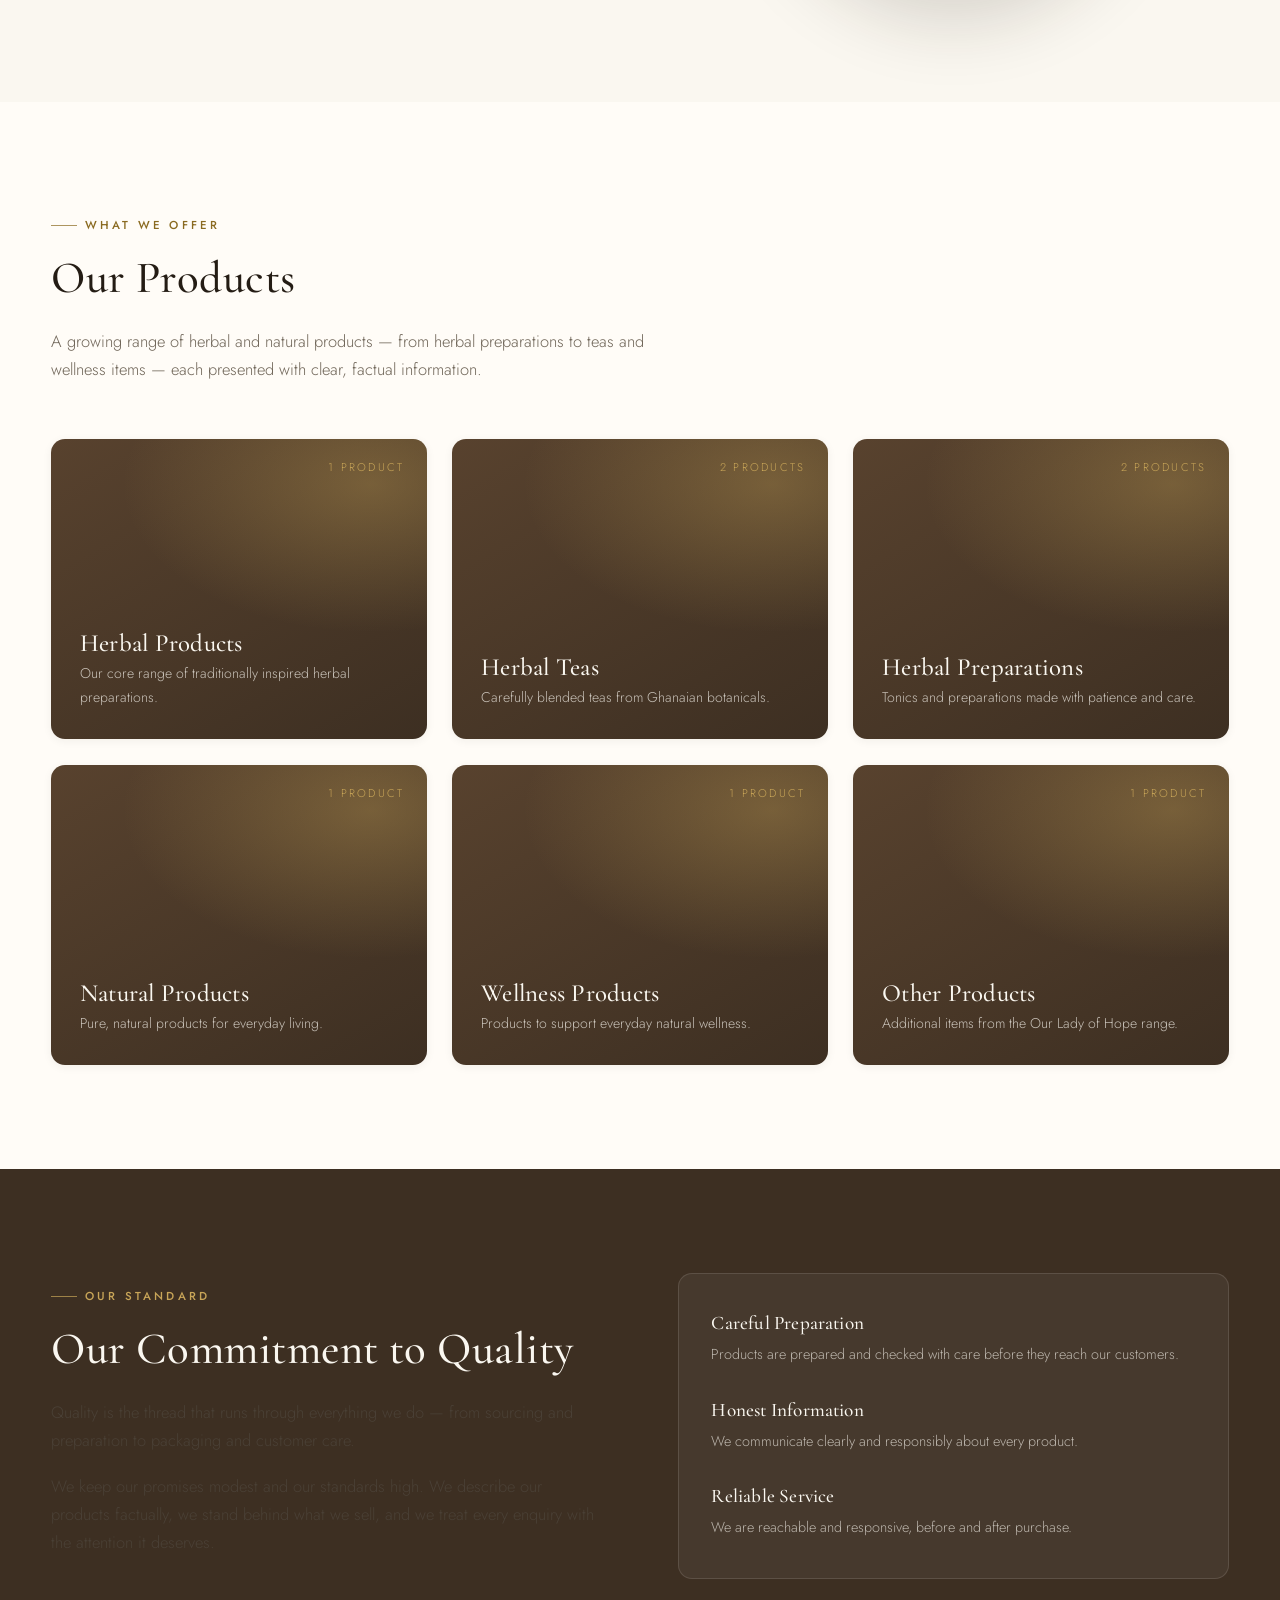
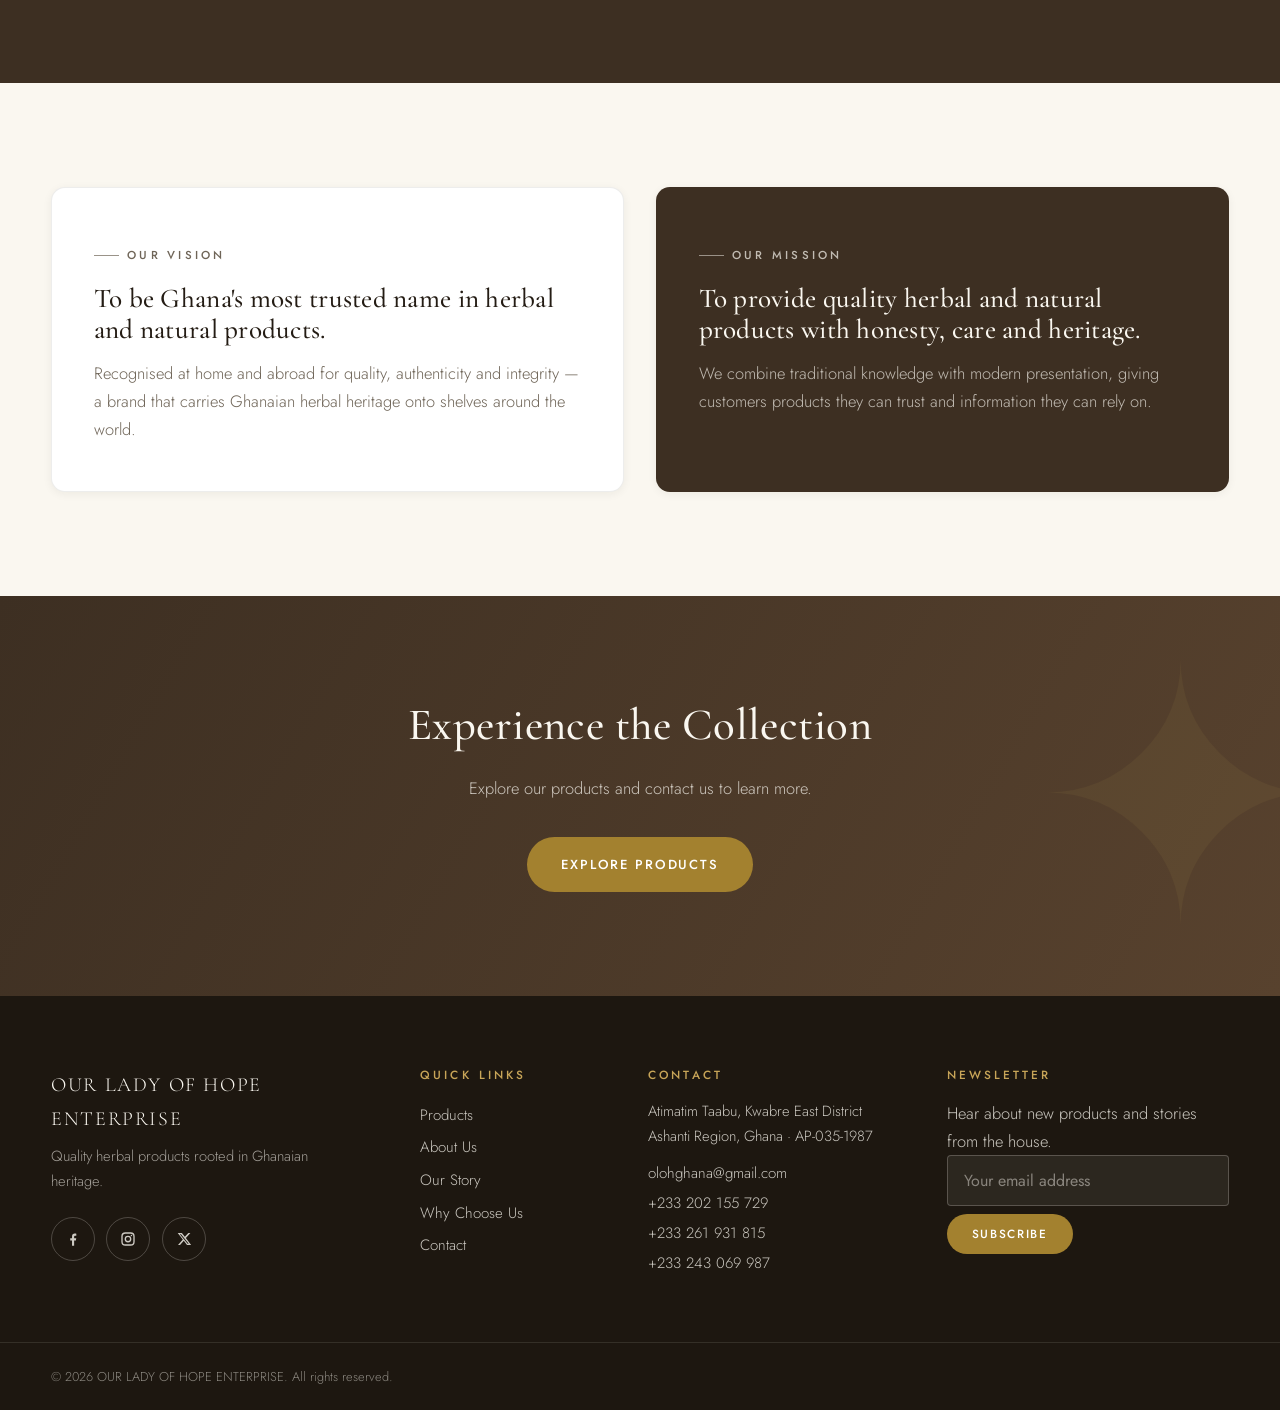
<file: site/about.html>
<!doctype html>
<html lang="en">
<head>
<meta charset="utf-8">
<meta name="viewport" content="width=device-width, initial-scale=1">
<title>About Us | Our Lady of Hope Enterprise — Ghanaian Herbal Products</title>
<meta name="description" content="About Our Lady of Hope Enterprise — a Ghanaian herbal products company rooted in heritage, committed to quality natural and herbal products.">
<link rel="preconnect" href="https://fonts.googleapis.com">
<link rel="preconnect" href="https://fonts.gstatic.com" crossorigin>
<link href="https://fonts.googleapis.com/css2?family=Cormorant+Garamond:ital,wght@0,400;0,500;0,600;0,700;1,400&family=Jost:wght@300;400;500;600&display=swap" rel="stylesheet">
<link rel="stylesheet" href="css/styles.css">
</head>
<body>
<a class="skip-link" href="#main">Skip to content</a>
<header class="site-header" id="siteHeader">
  <div class="container header-inner">
    <a href="index.html" class="brand">
      <span class="brand-mark" aria-hidden="true"><svg viewBox="0 0 40 40" width="34" height="34"><circle cx="20" cy="20" r="18.5" fill="none" stroke="currentColor" stroke-width="1.6"/><path d="M20 9c4 4.5 6.5 8.4 6.5 12a6.5 6.5 0 1 1-13 0c0-3.6 2.5-7.5 6.5-12Z" fill="none" stroke="currentColor" stroke-width="1.5"/><path d="M20 15v11M16.4 21.4c1.1-.8 2.4-.8 3.6 0" stroke="currentColor" stroke-width="1.4" fill="none" stroke-linecap="round"/></svg></span>
      <span class="brand-text"><strong>OUR LADY OF HOPE</strong><small>ENTERPRISE</small></span>
    </a>
    <nav class="main-nav" id="mainNav" aria-label="Primary">
      <a href="index.html" class="nav-link">Home</a>
      <a href="products.html" class="nav-link">Our Products</a>
      <a href="about.html" class="nav-link active">About Us</a>
      <a href="our-story.html" class="nav-link">Our Story</a>
      <a href="why-choose-us.html" class="nav-link">Why Choose Us</a>
      <a href="contact.html" class="nav-link">Contact</a>
    </nav>
    <div class="header-actions">
      <a href="products.html" class="btn btn-solid btn-sm">Explore Products</a>
      <button class="nav-toggle" id="navToggle" aria-expanded="false" aria-controls="mainNav" aria-label="Open menu"><span></span><span></span><span></span></button>
    </div>
  </div>
</header>
<main id="main">
  <section class="page-hero section-cream">
    <div class="container center">
      <p class="eyebrow">Who We Are</p>
      <h1 class="h1">About Us</h1>
      <p class="page-lede">A professionally established Ghanaian herbal-products house, built on heritage and prepared for growth.</p>
    </div>
  </section>

  <section class="section" id="who-we-are">
    <div class="container grid-2">
      <div class="intro-media reveal">
        <img src="assets/products/product-lineup.jpg" alt="Our Lady of Hope Enterprise products" loading="lazy">
        <div class="intro-frame" aria-hidden="true"></div>
      </div>
      <div class="intro-copy reveal">
        <p class="eyebrow">Our Identity</p>
        <h2 class="h2">Who We Are</h2>
        <p class="lead">OUR LADY OF HOPE ENTERPRISE is a Ghanaian herbal products company committed to providing quality natural and herbal products inspired by traditional knowledge and Ghanaian heritage.</p>
        <p>Based in Atimatim Taabu in the Kwabre East District of the Ashanti Region, we bring together the depth of Ghana's herbal tradition and the standards of a modern products company. Our focus is simple: honest products, careful presentation and dependable service.</p>
      </div>
    </div>
  </section>

  <section class="section section-cream" id="our-heritage">
    <div class="container grid-2">
      <div class="intro-copy reveal">
        <p class="eyebrow">Where We Come From</p>
        <h2 class="h2">Our Heritage</h2>
        <p>Ghana's knowledge of plants stretches back through generations — healers, families and communities who understood the value held in the country's forests and fields. That inheritance shapes how we work.</p>
        <p>We approach every product with respect for the tradition it comes from, and with the responsibility of presenting it to a modern audience, in Ghana and beyond.</p>
        <a href="our-story.html" class="text-cta">Read Our Story <span aria-hidden="true">→</span></a>
      </div>
      <div class="heritage-visual reveal" aria-hidden="true">
        <div class="heritage-panel">
          <span class="heritage-glyph">✦</span>
          <p class="heritage-word">agyina</p>
          <p class="heritage-note">Akan — “a shared gathering place”</p>
        </div>
      </div>
    </div>
  </section>

  <section class="section" id="our-products">
    <div class="container">
      <div class="section-head reveal">
        <p class="eyebrow">What We Offer</p>
        <h2 class="h2">Our Products</h2>
        <p>A growing range of herbal and natural products — from herbal preparations to teas and wellness items — each presented with clear, factual information.</p>
      </div>
      <div class="category-grid" id="categoryGrid"></div>
    </div>
  </section>

  <section class="section section-dark" id="quality">
    <div class="container grid-2">
      <div class="intro-copy reveal">
        <p class="eyebrow eyebrow-light">Our Standard</p>
        <h2 class="h2 h2-light">Our Commitment to Quality</h2>
        <p class="lead-light">Quality is the thread that runs through everything we do — from sourcing and preparation to packaging and customer care.</p>
        <p>We keep our promises modest and our standards high. We describe our products factually, we stand behind what we sell, and we treat every enquiry with the attention it deserves.</p>
      </div>
      <ul class="trust-list vertical reveal">
        <li><h3>Careful Preparation</h3><p>Products are prepared and checked with care before they reach our customers.</p></li>
        <li><h3>Honest Information</h3><p>We communicate clearly and responsibly about every product.</p></li>
        <li><h3>Reliable Service</h3><p>We are reachable and responsive, before and after purchase.</p></li>
      </ul>
    </div>
  </section>

  <section class="section vision-mission">
    <div class="container vm-grid">
      <div class="vm-card reveal">
        <p class="eyebrow">Our Vision</p>
        <h2 class="h2">To be Ghana's most trusted name in herbal and natural products.</h2>
        <p>Recognised at home and abroad for quality, authenticity and integrity — a brand that carries Ghanaian herbal heritage onto shelves around the world.</p>
      </div>
      <div class="vm-card vm-gold reveal">
        <p class="eyebrow">Our Mission</p>
        <h2 class="h2">To provide quality herbal and natural products with honesty, care and heritage.</h2>
        <p>We combine traditional knowledge with modern presentation, giving customers products they can trust and information they can rely on.</p>
      </div>
    </div>
  </section>

  <section class="section cta">
    <div class="container center reveal">
      <h2 class="h2 h2-light">Experience the Collection</h2>
      <p class="cta-lede">Explore our products and contact us to learn more.</p>
      <a href="products.html" class="btn btn-gold">Explore Products</a>
    </div>
  </section>
</main>
<footer class="site-footer">
  <div class="container footer-grid">
    <div class="footer-brand">
      <p class="footer-name">OUR LADY OF HOPE ENTERPRISE</p>
      <p class="footer-tag">Quality herbal products rooted in Ghanaian heritage.</p>
      <div class="socials" aria-label="Social media">
        <a href="#" aria-label="Facebook"><svg viewBox="0 0 24 24" width="18" height="18" fill="currentColor"><path d="M13.5 21v-7h2.4l.4-3h-2.8V9.1c0-.9.3-1.5 1.6-1.5h1.3V4.9c-.3 0-1.1-.1-2.1-.1-2.1 0-3.6 1.3-3.6 3.7V11H8.3v3h2.4v7h2.8Z"/></svg></a>
        <a href="#" aria-label="Instagram"><svg viewBox="0 0 24 24" width="18" height="18" fill="none" stroke="currentColor" stroke-width="1.8"><rect x="4" y="4" width="16" height="16" rx="4.5"/><circle cx="12" cy="12" r="3.6"/><circle cx="16.6" cy="7.4" r="1" fill="currentColor" stroke="none"/></svg></a>
        <a href="#" aria-label="X"><svg viewBox="0 0 24 24" width="18" height="18" fill="currentColor"><path d="M17.8 4h2.7l-6 6.8L21.5 20h-5.5l-4.3-5.6L6.7 20H4l6.4-7.3L3.6 4h5.6l3.9 5.1L17.8 4Zm-1 14.4h1.5L8 5.5H6.4l10.4 12.9Z"/></svg></a>
      </div>
    </div>
    <nav class="footer-links" aria-label="Quick links">
      <h4>Quick Links</h4>
      <a href="products.html">Products</a>
      <a href="about.html">About Us</a>
      <a href="our-story.html">Our Story</a>
      <a href="why-choose-us.html">Why Choose Us</a>
      <a href="contact.html">Contact</a>
    </nav>
    <div class="footer-contact">
      <h4>Contact</h4>
      <p>Atimatim Taabu, Kwabre East District<br>Ashanti Region, Ghana · AP-035-1987</p>
      <a href="mailto:olohghana@gmail.com">olohghana@gmail.com</a>
      <a href="tel:+233202155729">+233 202 155 729</a>
      <a href="tel:+233261931815">+233 261 931 815</a>
      <a href="tel:+233243069987">+233 243 069 987</a>
    </div>
    <div class="footer-news">
      <h4>Newsletter</h4>
      <p>Hear about new products and stories from the house.</p>
      <form class="newsletter-form" id="newsletterForm" novalidate>
        <label class="sr-only" for="newsletterEmail">Email address</label>
        <input type="email" id="newsletterEmail" name="email" placeholder="Your email address" required>
        <button class="btn btn-gold btn-sm" type="submit">Subscribe</button>
        <p class="form-note" id="newsletterNote" role="status"></p>
      </form>
    </div>
  </div>
  <div class="footer-base"><div class="container"><p>© <span id="year"></span> OUR LADY OF HOPE ENTERPRISE. All rights reserved.</p></div></div>
</footer>
<script src="js/data.js"></script>
<script src="js/main.js"></script>
<script src="js/page-logic.js"></script>
</body>
</html>
</file>
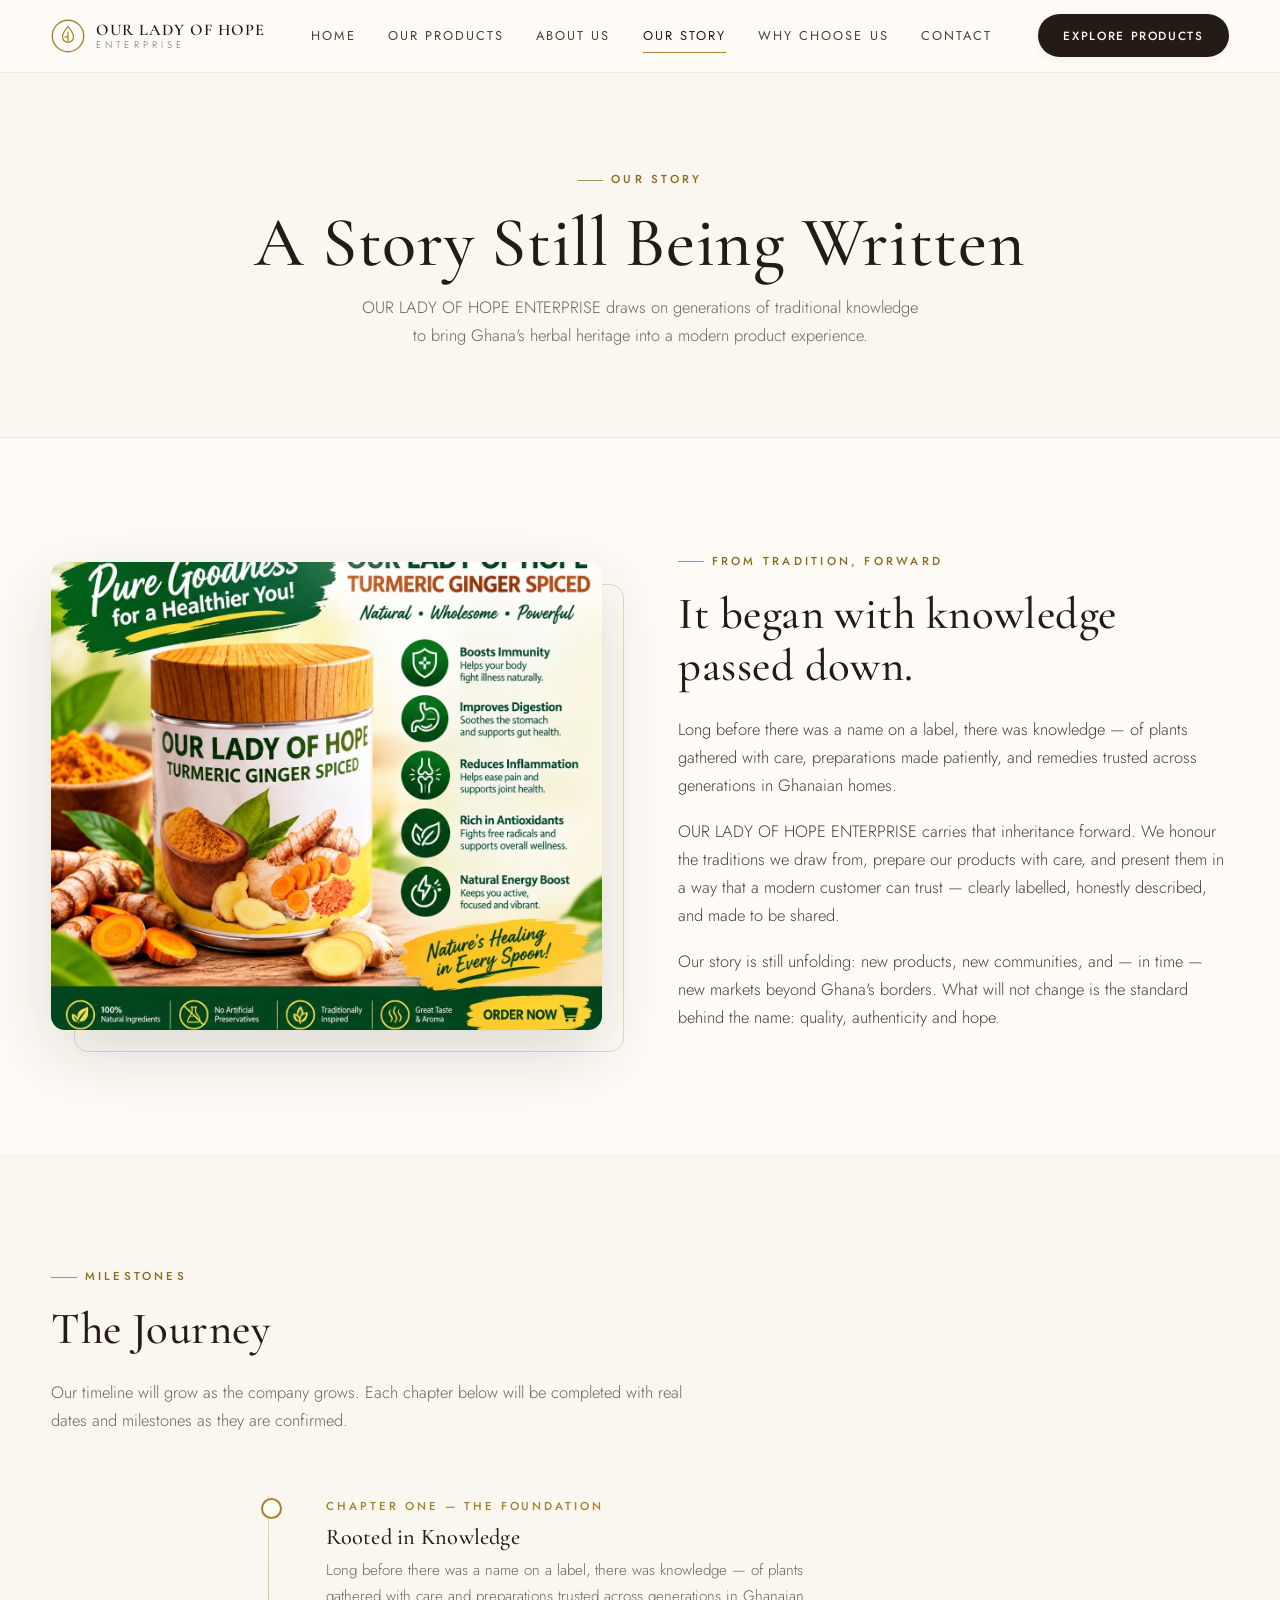
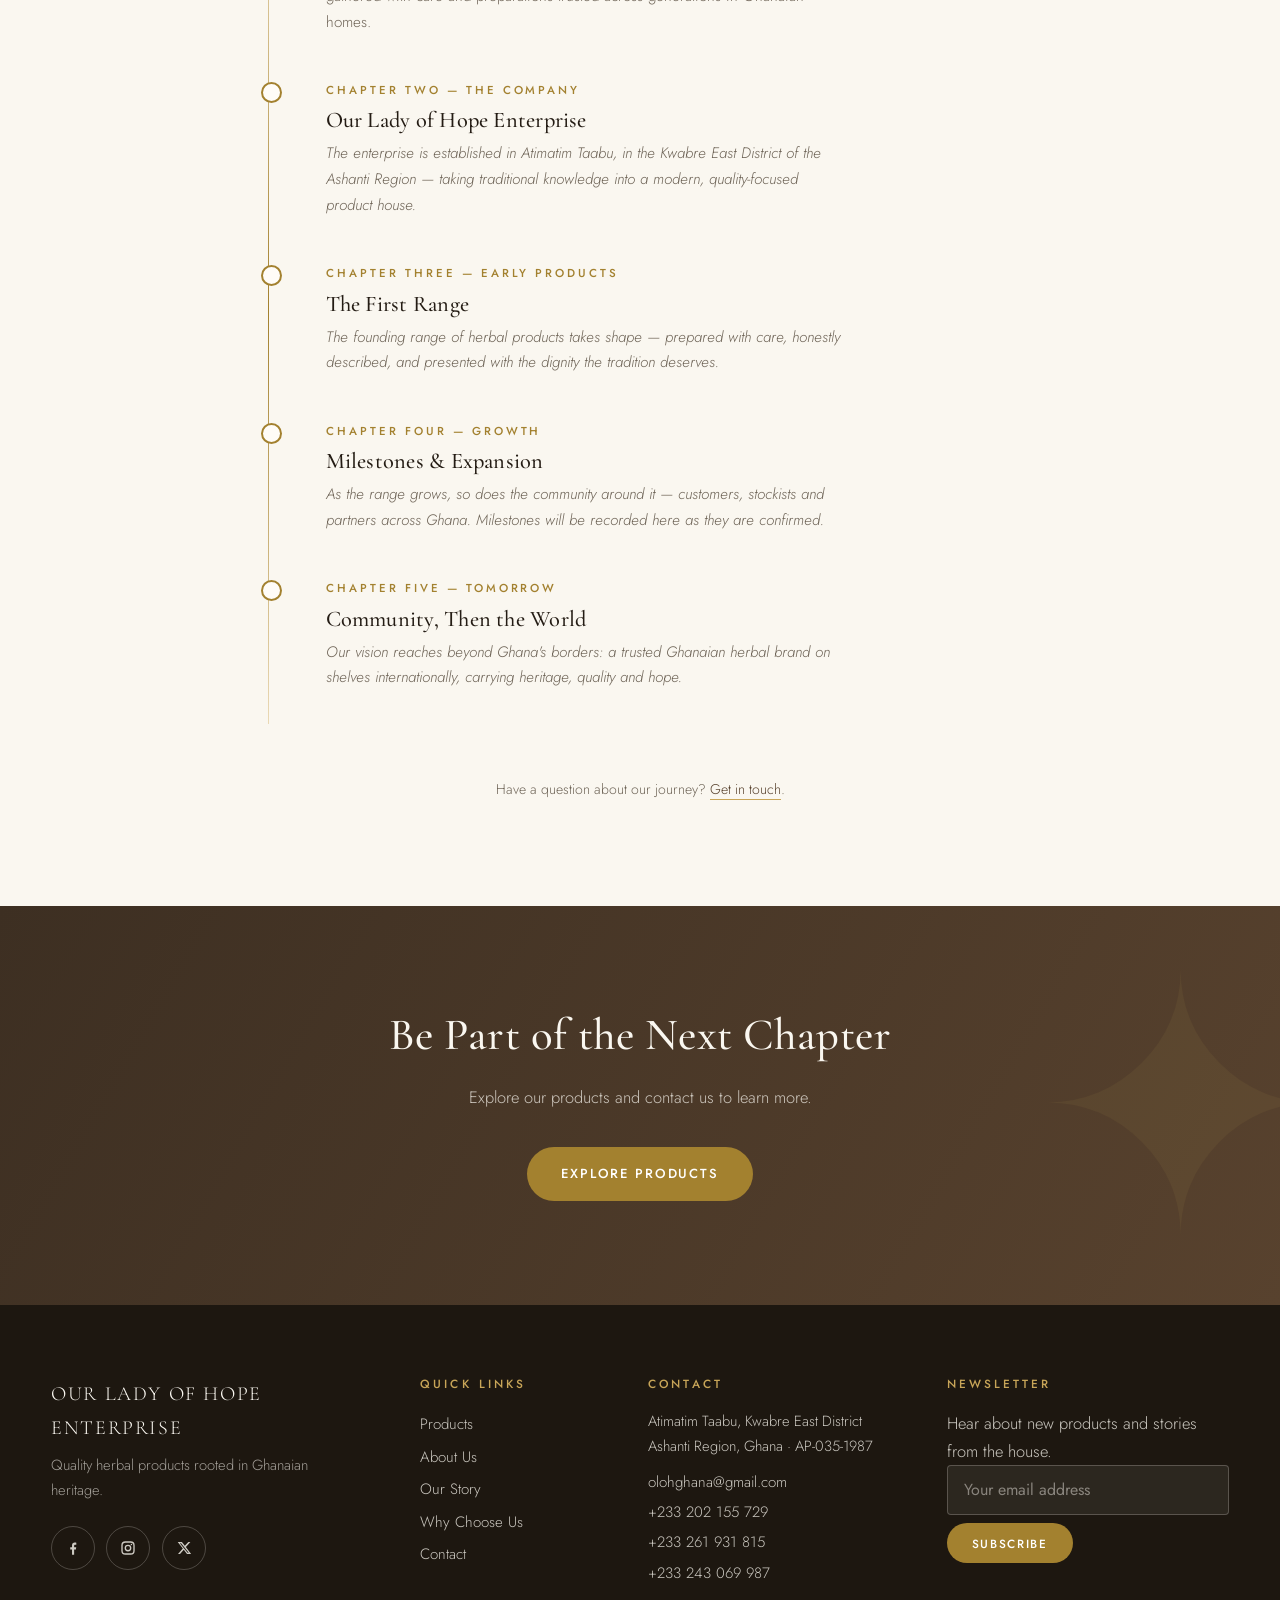
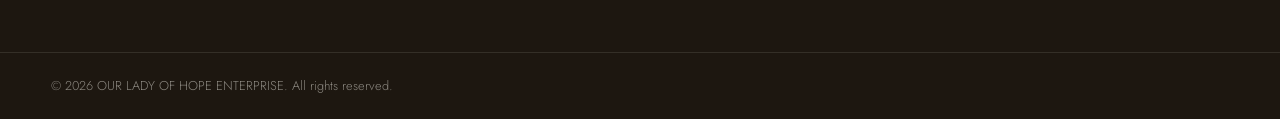
<file: site/our-story.html>
<!doctype html>
<html lang="en">
<head>
<meta charset="utf-8">
<meta name="viewport" content="width=device-width, initial-scale=1">
<title>Our Story | Our Lady of Hope Enterprise — Ghanaian Herbal Products</title>
<meta name="description" content="The story of Our Lady of Hope Enterprise — a Ghanaian herbal products company drawing on generations of traditional knowledge.">
<link rel="preconnect" href="https://fonts.googleapis.com">
<link rel="preconnect" href="https://fonts.gstatic.com" crossorigin>
<link href="https://fonts.googleapis.com/css2?family=Cormorant+Garamond:ital,wght@0,400;0,500;0,600;0,700;1,400&family=Jost:wght@300;400;500;600&display=swap" rel="stylesheet">
<link rel="stylesheet" href="css/styles.css">
</head>
<body>
<a class="skip-link" href="#main">Skip to content</a>
<header class="site-header" id="siteHeader">
  <div class="container header-inner">
    <a href="index.html" class="brand">
      <span class="brand-mark" aria-hidden="true"><svg viewBox="0 0 40 40" width="34" height="34"><circle cx="20" cy="20" r="18.5" fill="none" stroke="currentColor" stroke-width="1.6"/><path d="M20 9c4 4.5 6.5 8.4 6.5 12a6.5 6.5 0 1 1-13 0c0-3.6 2.5-7.5 6.5-12Z" fill="none" stroke="currentColor" stroke-width="1.5"/><path d="M20 15v11M16.4 21.4c1.1-.8 2.4-.8 3.6 0" stroke="currentColor" stroke-width="1.4" fill="none" stroke-linecap="round"/></svg></span>
      <span class="brand-text"><strong>OUR LADY OF HOPE</strong><small>ENTERPRISE</small></span>
    </a>
    <nav class="main-nav" id="mainNav" aria-label="Primary">
      <a href="index.html" class="nav-link">Home</a>
      <a href="products.html" class="nav-link">Our Products</a>
      <a href="about.html" class="nav-link">About Us</a>
      <a href="our-story.html" class="nav-link active">Our Story</a>
      <a href="why-choose-us.html" class="nav-link">Why Choose Us</a>
      <a href="contact.html" class="nav-link">Contact</a>
    </nav>
    <div class="header-actions">
      <a href="products.html" class="btn btn-solid btn-sm">Explore Products</a>
      <button class="nav-toggle" id="navToggle" aria-expanded="false" aria-controls="mainNav" aria-label="Open menu"><span></span><span></span><span></span></button>
    </div>
  </div>
</header>
<main id="main">
  <section class="page-hero section-cream">
    <div class="container center">
      <p class="eyebrow">Our Story</p>
      <h1 class="h1">A Story Still Being Written</h1>
      <p class="page-lede">OUR LADY OF HOPE ENTERPRISE draws on generations of traditional knowledge to bring Ghana's herbal heritage into a modern product experience.</p>
    </div>
  </section>

  <section class="section story-intro">
    <div class="container grid-2">
      <div class="intro-media reveal">
        <img src="assets/products/hero-products.jpg" alt="Our Lady of Hope Enterprise herbal products" loading="lazy">
        <div class="intro-frame" aria-hidden="true"></div>
      </div>
      <div class="intro-copy reveal">
        <p class="eyebrow">From Tradition, Forward</p>
        <h2 class="h2">It began with knowledge passed down.</h2>
        <p>Long before there was a name on a label, there was knowledge — of plants gathered with care, preparations made patiently, and remedies trusted across generations in Ghanaian homes.</p>
        <p>OUR LADY OF HOPE ENTERPRISE carries that inheritance forward. We honour the traditions we draw from, prepare our products with care, and present them in a way that a modern customer can trust — clearly labelled, honestly described, and made to be shared.</p>
        <p>Our story is still unfolding: new products, new communities, and — in time — new markets beyond Ghana's borders. What will not change is the standard behind the name: quality, authenticity and hope.</p>
      </div>
    </div>
  </section>

  <section class="section section-cream">
    <div class="container">
      <div class="section-head reveal">
        <p class="eyebrow">Milestones</p>
        <h2 class="h2">The Journey</h2>
        <p>Our timeline will grow as the company grows. Each chapter below will be completed with real dates and milestones as they are confirmed.</p>
      </div>
      <ol class="timeline" id="storyTimeline"></ol>
      <div class="center" style="margin-top:3rem"><p class="small-note">Have a question about our journey? <a href="contact.html" class="text-link">Get in touch</a>.</p></div>
    </div>
  </section>

  <section class="section cta">
    <div class="container center reveal">
      <h2 class="h2 h2-light">Be Part of the Next Chapter</h2>
      <p class="cta-lede">Explore our products and contact us to learn more.</p>
      <a href="products.html" class="btn btn-gold">Explore Products</a>
    </div>
  </section>
</main>
<footer class="site-footer">
  <div class="container footer-grid">
    <div class="footer-brand">
      <p class="footer-name">OUR LADY OF HOPE ENTERPRISE</p>
      <p class="footer-tag">Quality herbal products rooted in Ghanaian heritage.</p>
      <div class="socials" aria-label="Social media">
        <a href="#" aria-label="Facebook"><svg viewBox="0 0 24 24" width="18" height="18" fill="currentColor"><path d="M13.5 21v-7h2.4l.4-3h-2.8V9.1c0-.9.3-1.5 1.6-1.5h1.3V4.9c-.3 0-1.1-.1-2.1-.1-2.1 0-3.6 1.3-3.6 3.7V11H8.3v3h2.4v7h2.8Z"/></svg></a>
        <a href="#" aria-label="Instagram"><svg viewBox="0 0 24 24" width="18" height="18" fill="none" stroke="currentColor" stroke-width="1.8"><rect x="4" y="4" width="16" height="16" rx="4.5"/><circle cx="12" cy="12" r="3.6"/><circle cx="16.6" cy="7.4" r="1" fill="currentColor" stroke="none"/></svg></a>
        <a href="#" aria-label="X"><svg viewBox="0 0 24 24" width="18" height="18" fill="currentColor"><path d="M17.8 4h2.7l-6 6.8L21.5 20h-5.5l-4.3-5.6L6.7 20H4l6.4-7.3L3.6 4h5.6l3.9 5.1L17.8 4Zm-1 14.4h1.5L8 5.5H6.4l10.4 12.9Z"/></svg></a>
      </div>
    </div>
    <nav class="footer-links" aria-label="Quick links">
      <h4>Quick Links</h4>
      <a href="products.html">Products</a>
      <a href="about.html">About Us</a>
      <a href="our-story.html">Our Story</a>
      <a href="why-choose-us.html">Why Choose Us</a>
      <a href="contact.html">Contact</a>
    </nav>
    <div class="footer-contact">
      <h4>Contact</h4>
      <p>Atimatim Taabu, Kwabre East District<br>Ashanti Region, Ghana · AP-035-1987</p>
      <a href="mailto:olohghana@gmail.com">olohghana@gmail.com</a>
      <a href="tel:+233202155729">+233 202 155 729</a>
      <a href="tel:+233261931815">+233 261 931 815</a>
      <a href="tel:+233243069987">+233 243 069 987</a>
    </div>
    <div class="footer-news">
      <h4>Newsletter</h4>
      <p>Hear about new products and stories from the house.</p>
      <form class="newsletter-form" id="newsletterForm" novalidate>
        <label class="sr-only" for="newsletterEmail">Email address</label>
        <input type="email" id="newsletterEmail" name="email" placeholder="Your email address" required>
        <button class="btn btn-gold btn-sm" type="submit">Subscribe</button>
        <p class="form-note" id="newsletterNote" role="status"></p>
      </form>
    </div>
  </div>
  <div class="footer-base"><div class="container"><p>© <span id="year"></span> OUR LADY OF HOPE ENTERPRISE. All rights reserved.</p></div></div>
</footer>
<script src="js/data.js"></script>
<script src="js/main.js"></script>
<script src="js/page-logic.js"></script>
</body>
</html>
</file>
<file: docs/css/styles.css>
/* ============================================================
   OUR LADY OF HOPE ENTERPRISE — Design System
   Premium Ghanaian herbal brand aesthetic
   ============================================================ */

:root {
  --ivory: #f4efe6;
  --cream: #faf7f0;
  --paper: #fffcf7;
  --sand: #e9dfd0;
  --ink: #241c14;
  --ink-soft: #4a4036;
  --muted: #6f6558;            /* AA on cream & white (5.3:1) */
  --gold-text: #8a6a20;        /* AA gold for text on light bg (4.7:1) */
  --bark: #3d2f22;
  --coffee: #58422e;
  --gold: #a3812f;
  --gold-soft: #c8a558;
  --gold-pale: #ead9b5;
  --leaf-deep: #3c4a34;
  --clay: #b0714b;
  --white: #ffffff;
  --shadow-sm: 0 2px 10px rgba(36, 28, 20, .06);
  --shadow-md: 0 14px 40px rgba(36, 28, 20, .10);
  --shadow-lg: 0 24px 70px rgba(36, 28, 20, .16);
  --radius: 4px;
  --radius-lg: 14px;
  --serif: "Cormorant Garamond", Georgia, serif;
  --sans: "Jost", "Segoe UI", sans-serif;
  --ease: cubic-bezier(.22, .61, .36, 1);
}

* { margin: 0; padding: 0; box-sizing: border-box; }
html { scroll-behavior: smooth; }
body {
  font-family: var(--sans);
  font-weight: 300;
  color: var(--ink);
  background: var(--paper);
  line-height: 1.7;
  font-size: 16.5px;
  -webkit-font-smoothing: antialiased;
}
img { max-width: 100%; display: block; }
a { color: inherit; text-decoration: none; }
ul, ol { list-style: none; }
button { font-family: inherit; cursor: pointer; touch-action: manipulation; }
a { cursor: pointer; }
input, textarea, select { font-family: inherit; font-size: 1rem; color: var(--ink); }

/* Visible keyboard focus everywhere (never removed without replacement) */
:focus-visible {
  outline: 2px solid var(--gold);
  outline-offset: 3px;
  border-radius: 2px;
}
.btn:focus-visible,
.chip:focus-visible,
.nav-toggle:focus-visible {
  outline: 2px solid var(--gold);
  outline-offset: 3px;
}
.section-dark :focus-visible,
.site-footer :focus-visible,
.hero :focus-visible,
.main-nav.open :focus-visible {
  outline-color: var(--gold-soft);
}

.container { width: min(1180px, 92%); margin-inline: auto; }
.center { text-align: center; }

.sr-only { position: absolute; width: 1px; height: 1px; overflow: hidden; clip: rect(0 0 0 0); white-space: nowrap; }
.skip-link {
  position: absolute; left: 1rem; top: -100%; z-index: 200;
  background: var(--ink); color: var(--cream); padding: .6rem 1.2rem; border-radius: var(--radius);
  transition: top .2s var(--ease);
}
.skip-link:focus { top: 1rem; }

::selection { background: var(--gold-pale); color: var(--ink); }

/* ---------- Typography ---------- */
h1, h2, h3, h4 { font-family: var(--serif); font-weight: 500; line-height: 1.15; letter-spacing: .01em; }
.h1 { font-size: clamp(2.6rem, 6vw, 4.4rem); }
.h2 { font-size: clamp(1.9rem, 3.6vw, 2.8rem); margin-bottom: .5em; }
.h3 { font-size: 1.5rem; }
.h2-light { color: var(--cream); }
.lead { font-size: 1.15rem; color: var(--ink-soft); margin-bottom: 1.2em; }
.lead-light { color: rgba(250, 247, 240, .8); }
.eyebrow {
  display: inline-flex; align-items: center; gap: .7em;
  font-family: var(--sans); font-size: .72rem; font-weight: 500;
  letter-spacing: .28em; text-transform: uppercase; color: var(--gold-text);
  margin-bottom: 1.1rem;
}
.eyebrow::before { content: ""; width: 2.2em; height: 1px; background: currentColor; opacity: .7; }
.eyebrow-light { color: var(--gold-soft); } /* AA on bark (5.5:1) */
em { font-style: italic; }

/* ---------- Buttons ---------- */
.btn {
  display: inline-flex; align-items: center; justify-content: center; gap: .55em;
  padding: .95rem 2.1rem; border-radius: 999px; border: 1px solid transparent;
  font-family: var(--sans); font-size: .82rem; font-weight: 500;
  letter-spacing: .14em; text-transform: uppercase;
  transition: transform .3s var(--ease), box-shadow .3s var(--ease),
              background-color .3s var(--ease), color .3s var(--ease), border-color .3s var(--ease);
}
.btn:hover { transform: translateY(-2px); }
.btn:active { transform: translateY(0); }
.btn-solid { background: var(--ink); color: var(--cream); box-shadow: var(--shadow-sm); }
.btn-solid:hover { background: var(--coffee); box-shadow: var(--shadow-md); }
.btn-outline { border-color: rgba(36, 28, 20, .3); color: var(--ink); background: transparent; }
.btn-outline:hover { border-color: var(--ink); background: rgba(36, 28, 20, .04); }
.btn-outline-light { border-color: rgba(250, 247, 240, .5); color: var(--cream); background: transparent; }
.btn-outline-light:hover { border-color: var(--cream); background: rgba(250, 247, 240, .1); }
.btn-gold { background: var(--gold); color: var(--white); }
.btn-gold:hover { background: #8d6f26; box-shadow: 0 12px 30px rgba(163, 129, 47, .35); }
.btn-sm { padding: .65rem 1.5rem; font-size: .74rem; }
.btn-whatsapp { background: #1f9d55; color: #fff; }
.btn-whatsapp:hover { background: #188247; box-shadow: 0 12px 30px rgba(31, 157, 85, .3); }
.btn-danger { background: #9c3a2e; color: #fff; }
.btn-danger:hover { background: #833025; }

.text-cta {
  display: inline-flex; align-items: center; gap: .5em;
  font-weight: 500; letter-spacing: .12em; text-transform: uppercase; font-size: .8rem;
  color: var(--coffee); border-bottom: 1px solid var(--gold-soft); padding-bottom: .35em;
  transition: color .3s, gap .3s var(--ease);
}
.text-cta:hover { color: var(--gold); gap: .9em; }
.text-link { color: var(--coffee); border-bottom: 1px solid var(--gold-soft); }
.text-link:hover { color: var(--gold); }
.small-note { font-size: .88rem; color: var(--muted); }

/* ---------- Header ---------- */
.site-header {
  position: sticky; top: 0; z-index: 100;
  background: rgba(255, 252, 247, .88);
  backdrop-filter: blur(12px);
  border-bottom: 1px solid rgba(36, 28, 20, .08);
  transition: box-shadow .3s var(--ease), background .3s var(--ease);
}
.site-header.scrolled { box-shadow: var(--shadow-sm); background: rgba(255, 252, 247, .97); }
.header-inner { display: flex; align-items: center; justify-content: space-between; gap: 1.5rem; padding: .9rem 0; }
.brand { display: inline-flex; align-items: center; gap: .7rem; color: var(--ink); }
.brand-mark { color: var(--gold); display: grid; place-items: center; }
.brand-text { display: flex; flex-direction: column; line-height: 1.15; }
.brand-text strong { font-family: var(--serif); font-size: 1.02rem; font-weight: 600; letter-spacing: .06em; }
.brand-text small { font-size: .6rem; letter-spacing: .42em; text-transform: uppercase; color: var(--muted); }

.main-nav { display: flex; gap: 2rem; }
.nav-link {
  position: relative; font-size: .8rem; font-weight: 400; letter-spacing: .16em; text-transform: uppercase;
  color: var(--ink-soft); padding: .4rem 0; transition: color .3s;
}
.nav-link::after {
  content: ""; position: absolute; left: 0; bottom: 0; height: 1px; width: 0;
  background: var(--gold); transition: width .35s var(--ease);
}
.nav-link:hover, .nav-link.active { color: var(--ink); }
.nav-link:hover::after, .nav-link.active::after { width: 100%; }

.header-actions { display: flex; align-items: center; gap: 1rem; }
.nav-toggle {
  display: none; flex-direction: column; justify-content: center; gap: 5px;
  width: 42px; height: 42px; background: transparent; border: 1px solid rgba(36, 28, 20, .2);
  border-radius: 50%; padding: 0 10px;
}
.nav-toggle span { display: block; height: 1.5px; background: var(--ink); border-radius: 2px; transition: transform .3s var(--ease), opacity .3s; }
.nav-toggle[aria-expanded="true"] span:nth-child(1) { transform: translateY(6.5px) rotate(45deg); }
.nav-toggle[aria-expanded="true"] span:nth-child(2) { opacity: 0; }
.nav-toggle[aria-expanded="true"] span:nth-child(3) { transform: translateY(-6.5px) rotate(-45deg); }

/* ---------- Hero ---------- */
.hero {
  position: relative; min-height: 92vh; display: flex; align-items: center;
  color: var(--cream); overflow: hidden;
}
.hero-media { position: absolute; inset: 0; }
.hero-media img { width: 100%; height: 100%; object-fit: cover; object-position: center; transform: scale(1.05); animation: heroDrift 22s var(--ease) infinite alternate; }
@keyframes heroDrift { from { transform: scale(1.05); } to { transform: scale(1.12); } }
.hero-veil {
  position: absolute; inset: 0;
  background: linear-gradient(100deg, rgba(29, 22, 15, .88) 8%, rgba(36, 27, 18, .55) 48%, rgba(29, 22, 15, .35) 100%);
}
.hero-inner { position: relative; z-index: 2; padding: 7rem 0; max-width: 780px; }
.hero-title { font-size: clamp(3rem, 8vw, 5.6rem); font-weight: 500; margin-bottom: 1.2rem; }
.hero-title em { color: var(--gold-soft); }
.hero-lede { font-size: 1.2rem; max-width: 34em; color: rgba(250, 247, 240, .88); margin-bottom: 2.4rem; }
.hero-ctas { display: flex; flex-wrap: wrap; gap: 1rem; margin-bottom: 3.4rem; }
.hero-badges {
  display: flex; align-items: center; flex-wrap: wrap; gap: 1.1rem;
  font-size: .72rem; letter-spacing: .3em; text-transform: uppercase; color: rgba(250, 247, 240, .75);
}
.hero-badges i { width: 22px; height: 1px; background: var(--gold-soft); opacity: .6; }

/* ---------- Sections ---------- */
.section { padding: 6.5rem 0; }
.section-cream { background: var(--cream); }
.section-dark { background: var(--bark); color: var(--cream); }
.section-head { max-width: 640px; margin-bottom: 3.5rem; }
.section-head p:not(.eyebrow) { color: var(--muted); }
.section-dark .section-head p:not(.eyebrow) { color: rgba(250, 247, 240, .65); }

.grid-2 { display: grid; grid-template-columns: 1fr 1fr; gap: clamp(2.5rem, 6vw, 5.5rem); align-items: center; }

/* intro */
.intro-media { position: relative; }
.intro-media img { border-radius: var(--radius-lg); box-shadow: var(--shadow-lg); aspect-ratio: 4 / 3.4; object-fit: cover; }
.intro-frame {
  position: absolute; inset: 1.4rem -1.4rem -1.4rem 1.4rem;
  border: 1px solid var(--gold-pale); border-radius: var(--radius-lg); z-index: -1;
}
.intro-copy .btn { margin-top: 1.8rem; }
.intro-copy p:not(.eyebrow):not(.lead) { color: var(--ink-soft); margin-bottom: 1.1em; max-width: 56ch; }

/* ---------- Product cards ---------- */
.product-grid { display: grid; grid-template-columns: repeat(auto-fill, minmax(260px, 1fr)); gap: 2rem; margin-bottom: 3.5rem; }
.product-card {
  background: var(--white); border: 1px solid rgba(36, 28, 20, .07); border-radius: var(--radius-lg);
  overflow: hidden; display: flex; flex-direction: column;
  transition: transform .45s var(--ease), box-shadow .45s var(--ease);
}
.product-card:hover { transform: translateY(-6px); box-shadow: var(--shadow-md); }
.product-media { position: relative; overflow: hidden; aspect-ratio: 1 / .95; background: var(--sand); }
.product-media img { width: 100%; height: 100%; object-fit: cover; transition: transform 1.1s var(--ease); }
.product-card:hover .product-media img { transform: scale(1.07); }
.product-tags { position: absolute; top: .9rem; left: .9rem; display: flex; gap: .45rem; z-index: 2; }
.tag {
  font-size: .62rem; font-weight: 500; letter-spacing: .18em; text-transform: uppercase;
  padding: .32em .9em; border-radius: 999px; backdrop-filter: blur(4px);
}
.tag-featured { background: rgba(255, 252, 247, .92); color: var(--gold-text); border: 1px solid var(--gold-pale); }
.tag-new { background: var(--leaf-deep); color: var(--cream); }
.tag-stock { background: rgba(250, 247, 240, .92); color: var(--ink-soft); }
.product-body { padding: 1.5rem 1.5rem 1.7rem; display: flex; flex-direction: column; gap: .55rem; flex: 1; }
.product-cat { font-size: .68rem; letter-spacing: .24em; text-transform: uppercase; color: var(--gold-text); }
.product-name { font-size: 1.35rem; }
.product-desc { font-size: .92rem; color: var(--muted); flex: 1; }
.product-meta { display: flex; justify-content: space-between; align-items: center; font-size: .78rem; color: var(--ink-soft); margin-top: .4rem; }
.product-meta .size { letter-spacing: .06em; }
.product-card .btn { margin-top: 1.1rem; width: 100%; }

/* ---------- Categories ---------- */
.category-grid { display: grid; grid-template-columns: repeat(auto-fill, minmax(300px, 1fr)); gap: 1.6rem; }
.category-card {
  position: relative; display: flex; align-items: flex-end; min-height: 300px;
  border-radius: var(--radius-lg); overflow: hidden; padding: 1.8rem;
  background: linear-gradient(150deg, var(--coffee), var(--bark)); color: var(--cream);
  box-shadow: var(--shadow-sm);
  transition: transform .45s var(--ease), box-shadow .45s var(--ease);
}
.category-card::after {
  content: ""; position: absolute; inset: 0;
  background: radial-gradient(120% 90% at 85% 15%, rgba(200, 165, 88, .35), transparent 55%);
  pointer-events: none;
}
.category-card:hover { transform: translateY(-6px); box-shadow: var(--shadow-md); }
.category-card h3 { font-size: 1.55rem; position: relative; z-index: 2; }
.category-card p { font-size: .88rem; color: rgba(250, 247, 240, .72); position: relative; z-index: 2; margin-top: .3rem; }
.category-card .category-count {
  position: absolute; top: 1.2rem; right: 1.4rem; z-index: 2;
  font-size: .7rem; letter-spacing: .2em; text-transform: uppercase; color: var(--gold-soft);
}
.category-card::before {
  content: "→"; position: absolute; right: 1.6rem; bottom: 1.6rem; z-index: 2;
  font-size: 1.1rem; color: var(--gold-soft); opacity: 0; transform: translateX(-8px);
  transition: opacity .35s var(--ease), transform .35s var(--ease);
}
.category-card:hover::before { opacity: 1; transform: translateX(0); }

/* ---------- Features / Why ---------- */
.feature-grid { display: grid; grid-template-columns: repeat(auto-fit, minmax(230px, 1fr)); gap: 2.2rem; }
.feature { border-top: 1px solid rgba(250, 247, 240, .18); padding-top: 1.6rem; transition: transform .4s var(--ease); }
.feature:hover { transform: translateY(-4px); }
.feature-num { font-family: var(--serif); font-size: 2rem; color: var(--gold-soft); display: block; margin-bottom: .8rem; }
.feature h3 { font-size: 1.35rem; color: var(--cream); margin-bottom: .5rem; }
.feature p { font-size: .92rem; color: rgba(250, 247, 240, .68); }
.feature-light { border-top-color: rgba(36, 28, 20, .14); }
.feature-light h3 { color: var(--ink); }
.feature-light p { color: var(--muted); }
.feature-light .feature-num { color: var(--gold); }
.feature-grid-page { margin-top: 1rem; }

/* ---------- Heritage ---------- */
.heritage { background: linear-gradient(180deg, var(--paper), var(--cream)); }
.heritage-visual { display: grid; place-items: center; }
.heritage-panel {
  width: 100%; max-width: 380px; aspect-ratio: 1; display: grid; place-content: center; text-align: center; gap: .8rem;
  background: var(--bark); color: var(--cream); border-radius: 50%;
  box-shadow: var(--shadow-lg); border: 1px solid rgba(200, 165, 88, .35);
  position: relative;
}
.heritage-panel::before {
  content: ""; position: absolute; inset: 14px; border: 1px solid rgba(200, 165, 88, .3); border-radius: 50%;
}
.heritage-glyph { color: var(--gold-soft); font-size: 1.4rem; }
.heritage-word { font-family: var(--serif); font-size: 2.6rem; font-style: italic; }
.heritage-note { font-size: .78rem; letter-spacing: .12em; color: rgba(250, 247, 240, .6); max-width: 22ch; }
.heritage-copy p:not(.eyebrow):not(.lead) { color: var(--ink-soft); max-width: 56ch; margin-bottom: 1.1em; }

/* ---------- Showcase ---------- */
.showcase { padding-bottom: 0; }
.showcase-band { max-height: 78vh; overflow: hidden; }
.showcase-band img { width: 100%; height: auto; object-fit: cover; }

/* ---------- Trust ---------- */
.trust-list { display: grid; grid-template-columns: repeat(auto-fit, minmax(240px, 1fr)); gap: 2rem; counter-reset: trust; }
.trust-list li { background: var(--white); border: 1px solid rgba(36, 28, 20, .07); border-radius: var(--radius-lg); padding: 1.8rem; box-shadow: var(--shadow-sm); transition: transform .4s var(--ease); }
.trust-list li:hover { transform: translateY(-4px); }
.trust-list h3 { font-size: 1.2rem; margin-bottom: .5rem; }
.trust-list p { font-size: .9rem; color: var(--muted); }
.trust-list.vertical { grid-template-columns: 1fr; gap: 1.2rem; background: rgba(250, 247, 240, .05); padding: 2rem; border-radius: var(--radius-lg); border: 1px solid rgba(250, 247, 240, .12); }
.trust-list.vertical li { background: transparent; border: 0; box-shadow: none; padding: .4rem 0; }
.trust-list.vertical h3 { color: var(--cream); }
.trust-list.vertical p { color: rgba(250, 247, 240, .65); }

/* ---------- CTA ---------- */
.cta { background: linear-gradient(120deg, var(--bark), var(--coffee)); text-align: center; position: relative; overflow: hidden; }
.cta::before {
  content: "✦"; position: absolute; font-size: 22rem; color: rgba(200, 165, 88, .07);
  top: -6rem; right: -3rem; pointer-events: none;
}
.cta-lede { color: rgba(250, 247, 240, .75); margin: .8rem auto 2.2rem; max-width: 42ch; }

/* ---------- Page hero ---------- */
.page-hero { padding: 5.5rem 0; border-bottom: 1px solid rgba(36, 28, 20, .07); }
.page-hero .eyebrow { margin-bottom: .8rem; }
.page-lede { color: var(--muted); max-width: 56ch; margin: .6rem auto 0; }

/* ---------- Catalogue ---------- */
.catalogue-toolbar { display: flex; flex-wrap: wrap; gap: 1.2rem; justify-content: space-between; align-items: center; margin-bottom: 1.2rem; }
.filter-chips { display: flex; flex-wrap: wrap; gap: .55rem; }
.chip {
  min-height: 44px; padding: .5rem 1.2rem; border-radius: 999px; border: 1px solid rgba(36, 28, 20, .18);
  background: transparent; font-size: .74rem; letter-spacing: .12em; text-transform: uppercase;
  color: var(--ink-soft); transition: all .3s var(--ease);
}
.chip:hover { border-color: var(--ink); }
.chip.active { background: var(--ink); border-color: var(--ink); color: var(--cream); }
.search-wrap input {
  width: min(280px, 100%); padding: .65rem 1.2rem; border-radius: 999px;
  border: 1px solid rgba(36, 28, 20, .18); background: var(--white); outline: none;
  transition: border-color .3s, box-shadow .3s;
}
.search-wrap input:focus { border-color: var(--gold); box-shadow: 0 0 0 3px rgba(163, 129, 47, .15); }
.catalogue-meta { font-size: .82rem; color: var(--muted); margin-bottom: 1.8rem; letter-spacing: .04em; }
.empty-state { text-align: center; color: var(--muted); padding: 3rem 0; }

/* ---------- Product detail ---------- */
.breadcrumbs { font-size: .8rem; color: var(--muted); margin-bottom: 2.4rem; display: flex; gap: .5em; flex-wrap: wrap; }
.breadcrumbs a:hover { color: var(--gold); }
.detail-grid { display: grid; grid-template-columns: 1.05fr 1fr; gap: clamp(2.5rem, 6vw, 5rem); align-items: start; }
.detail-gallery { display: grid; gap: 1rem; }
.detail-gallery .main-image { border-radius: var(--radius-lg); overflow: hidden; box-shadow: var(--shadow-md); aspect-ratio: 1 / .9; background: var(--sand); }
.detail-gallery .main-image img { width: 100%; height: 100%; object-fit: cover; transition: transform .8s var(--ease); }
.detail-gallery .main-image:hover img { transform: scale(1.04); }
.gallery-thumbs { display: flex; gap: .8rem; }
.gallery-thumbs button { border: 1px solid rgba(36, 28, 20, .12); border-radius: var(--radius); overflow: hidden; padding: 0; width: 64px; height: 64px; background: var(--sand); transition: border-color .3s; }
.gallery-thumbs button.active { border-color: var(--gold); }
.gallery-thumbs img { width: 100%; height: 100%; object-fit: cover; }
.detail-info .product-cat { margin-bottom: .6rem; display: block; }
.detail-info .h1 { font-size: clamp(2.2rem, 4vw, 3.2rem); margin-bottom: 1rem; }
.detail-desc { color: var(--ink-soft); margin-bottom: 1.6rem; }
.spec-list { margin: 1.6rem 0; border-top: 1px solid rgba(36, 28, 20, .1); }
.spec-list div { display: grid; grid-template-columns: 180px 1fr; gap: 1rem; padding: .8rem 0; border-bottom: 1px solid rgba(36, 28, 20, .1); font-size: .92rem; }
.spec-list dt { font-weight: 500; text-transform: uppercase; letter-spacing: .1em; font-size: .72rem; color: var(--muted); align-self: center; }
.detail-ctas { display: flex; flex-wrap: wrap; gap: .9rem; margin-top: 2rem; }
.availability { display: inline-flex; align-items: center; gap: .5em; font-size: .78rem; letter-spacing: .14em; text-transform: uppercase; color: var(--leaf-deep); margin-top: 1.2rem; }
.availability::before { content: ""; width: 8px; height: 8px; border-radius: 50%; background: #3f8f5a; }
.availability.out { color: #9c3a2e; }
.availability.out::before { background: #9c3a2e; }

/* enquiry modal */
.modal-backdrop {
  position: fixed; inset: 0; background: rgba(29, 22, 15, .55); z-index: 300;
  display: grid; place-items: center; padding: 1.5rem;
  opacity: 0; pointer-events: none; transition: opacity .3s var(--ease);
}
.modal-backdrop.open { opacity: 1; pointer-events: auto; }
.modal {
  background: var(--paper); border-radius: var(--radius-lg); max-width: 560px; width: 100%;
  max-height: 90vh; overflow-y: auto; padding: 2.4rem; position: relative;
  transform: translateY(14px); transition: transform .35s var(--ease); box-shadow: var(--shadow-lg);
}
.modal-backdrop.open .modal { transform: translateY(0); }
.modal-close {
  position: absolute; top: .8rem; right: .8rem; width: 44px; height: 44px; border-radius: 50%;
  border: 1px solid rgba(36, 28, 20, .15); background: transparent; font-size: 1rem; color: var(--ink-soft);
}
.modal-close:hover { background: rgba(36, 28, 20, .06); }
.modal h2 { margin-bottom: .4rem; }
.modal .small-note { margin-bottom: 1.6rem; }

/* ---------- Forms ---------- */
form .field { margin-bottom: 1.2rem; }
form label { display: block; font-size: .74rem; font-weight: 500; letter-spacing: .14em; text-transform: uppercase; color: var(--ink-soft); margin-bottom: .45rem; }
form .req { color: var(--clay); }
input[type="text"], input[type="email"], input[type="tel"], input[type="search"], textarea, select {
  width: 100%; padding: .8rem 1rem; border: 1px solid rgba(36, 28, 20, .18);
  border-radius: var(--radius); background: var(--white);
  transition: border-color .3s var(--ease), box-shadow .3s var(--ease);
}
textarea { resize: vertical; }
input:focus-visible, textarea:focus-visible, select:focus-visible {
  outline: none;
  border-color: var(--gold);
  box-shadow: 0 0 0 3px rgba(163, 129, 47, .18);
}
input[aria-invalid="true"], textarea[aria-invalid="true"] {
  border-color: #9c3a2e;
  box-shadow: 0 0 0 3px rgba(156, 58, 46, .12);
}
.field-row { display: grid; grid-template-columns: 1fr 1fr; gap: 1.2rem; }
.form-note { margin-top: .9rem; font-size: .88rem; color: var(--leaf-deep); min-height: 1.3em; }
.form-note.error { color: #9c3a2e; }

/* ---------- Contact page ---------- */
.contact-grid { display: grid; grid-template-columns: 1.2fr .9fr; gap: clamp(2.5rem, 6vw, 5rem); align-items: start; }
.contact-info { display: grid; gap: 1.6rem; }
.info-block { background: var(--cream); border: 1px solid rgba(36, 28, 20, .08); border-radius: var(--radius-lg); padding: 1.6rem 1.8rem; }
.info-block h3 { font-size: 1.15rem; margin-bottom: .7rem; }
.info-block a { display: block; padding: .18rem 0; color: var(--ink-soft); transition: color .3s; }
.info-block a:hover { color: var(--gold); }
.hours-table { width: 100%; font-size: .92rem; border-collapse: collapse; }
.hours-table td { padding: .35rem 0; }
.hours-table td:first-child { color: var(--muted); }
.hours-table td:last-child { text-align: right; font-weight: 400; }
.quick-ctas { display: grid; gap: .8rem; }
.map-frame { border-radius: var(--radius-lg); overflow: hidden; box-shadow: var(--shadow-md); border: 1px solid rgba(36, 28, 20, .08); }
.map-frame iframe { width: 100%; height: 420px; border: 0; display: block; }
.map-section { margin-top: 0; }

/* ---------- Timeline ---------- */
.timeline { position: relative; max-width: 760px; margin-inline: auto; padding-left: 2.5rem; }
.timeline::before { content: ""; position: absolute; left: 8px; top: 6px; bottom: 6px; width: 1px; background: linear-gradient(var(--gold-pale), var(--gold), var(--gold-pale)); }
.timeline li { position: relative; padding: 0 0 2.4rem 1.6rem; }
.timeline li::before {
  content: ""; position: absolute; left: -2.5rem; top: .5rem; width: 17px; height: 17px;
  border-radius: 50%; background: var(--paper); border: 2px solid var(--gold);
  transform: translateX(0); margin-left: .5px;
}
.timeline-era { font-size: .72rem; letter-spacing: .26em; text-transform: uppercase; color: var(--gold); font-weight: 500; }
.timeline h3 { font-size: 1.4rem; margin: .35rem 0 .5rem; }
.timeline p { color: var(--muted); font-size: .95rem; max-width: 58ch; }
.timeline-placeholder { font-style: italic; }

/* ---------- Vision / mission ---------- */
.vision-mission { background: var(--cream); }
.vm-grid { display: grid; grid-template-columns: 1fr 1fr; gap: 2rem; }
.vm-card { background: var(--white); border: 1px solid rgba(36, 28, 20, .08); border-radius: var(--radius-lg); padding: 3rem 2.6rem; box-shadow: var(--shadow-sm); }
.vm-card .h2 { font-size: 1.7rem; }
.vm-card p { color: var(--muted); }
.vm-gold { background: var(--bark); border-color: transparent; }
.vm-gold .h2 { color: var(--cream); }
.vm-gold p { color: rgba(250, 247, 240, .7); }

/* ---------- Story intro ---------- */
.story-intro p:not(.eyebrow):not(.h2) { color: var(--ink-soft); margin-bottom: 1.1em; }

/* ---------- Footer ---------- */
.site-footer { background: #1d1710; color: rgba(250, 247, 240, .78); margin-top: 0; }
.footer-grid {
  display: grid; grid-template-columns: 1.4fr .8fr 1.1fr 1.2fr;
  gap: 2.5rem; padding: 4.5rem 0 3rem;
}
.footer-name { font-family: var(--serif); font-size: 1.25rem; letter-spacing: .08em; color: var(--cream); margin-bottom: .5rem; }
.footer-tag { font-size: .92rem; color: rgba(250, 247, 240, .6); max-width: 30ch; }
.socials { display: flex; gap: .7rem; margin-top: 1.4rem; }
.socials a {
  width: 44px; height: 44px; border-radius: 50%; display: grid; place-items: center;
  border: 1px solid rgba(250, 247, 240, .22); color: rgba(250, 247, 240, .8);
  transition: all .3s var(--ease);
}
.socials a:hover { background: var(--gold); border-color: var(--gold); color: var(--white); transform: translateY(-2px); }
.site-footer h4 {
  font-family: var(--sans); font-size: .74rem; font-weight: 500; letter-spacing: .26em;
  text-transform: uppercase; color: var(--gold-soft); margin-bottom: 1.1rem;
}
.footer-links a { display: block; padding: .22rem 0; font-size: .94rem; transition: color .3s, padding-left .3s var(--ease); }
.footer-links a:hover { color: var(--gold-soft); padding-left: .3em; }
.footer-contact p { font-size: .92rem; margin-bottom: .6rem; }
.footer-contact a { display: block; padding: .14rem 0; font-size: .94rem; transition: color .3s; }
.footer-contact a:hover { color: var(--gold-soft); }
.newsletter-form { display: flex; gap: .5rem; flex-wrap: wrap; }
.newsletter-form input {
  flex: 1; min-width: 180px; background: rgba(250, 247, 240, .07); border-color: rgba(250, 247, 240, .22);
  color: var(--cream);
}
.newsletter-form input::placeholder { color: rgba(250, 247, 240, .45); }
.newsletter-form .form-note { flex-basis: 100%; color: var(--gold-soft); }
.footer-base { border-top: 1px solid rgba(250, 247, 240, .1); padding: 1.4rem 0; font-size: .8rem; color: rgba(250, 247, 240, .5); }

/* ---------- Reveal animations ---------- */
.reveal { opacity: 0; transform: translateY(26px); transition: opacity .8s var(--ease), transform .8s var(--ease); }
.reveal.in { opacity: 1; transform: none; }
.reveal { transition-delay: var(--d, 0s); }
@media (prefers-reduced-motion: reduce) {
  html { scroll-behavior: auto; }
  .reveal { opacity: 1; transform: none; transition: none; }
  .hero-media img { animation: none; }
  * { transition-duration: .01s !important; animation-duration: .01s !important; }
}

/* ---------- Responsive ---------- */
@media (max-width: 1024px) {
  .footer-grid { grid-template-columns: 1fr 1fr; }
  .detail-grid { grid-template-columns: 1fr; }
  .contact-grid { grid-template-columns: 1fr; }
}
@media (max-width: 860px) {
  .main-nav {
    position: fixed; inset: 0; top: 0; padding-top: 6rem; z-index: 90;
    background: rgba(29, 23, 16, .98); backdrop-filter: blur(8px);
    flex-direction: column; align-items: center; justify-content: center; gap: 2.2rem;
    opacity: 0; pointer-events: none; transition: opacity .35s var(--ease);
  }
  .main-nav.open { opacity: 1; pointer-events: auto; }
  .nav-link { font-size: 1.05rem; letter-spacing: .22em; color: var(--cream); }
  .nav-toggle { display: flex; z-index: 95; width: 44px; height: 44px; }
  .gallery-thumbs button { width: 72px; height: 72px; }
  .nav-toggle[aria-expanded="true"] span { background: var(--cream); }
  .header-actions .btn { display: none; }
  .grid-2 { grid-template-columns: 1fr; }
  .vm-grid { grid-template-columns: 1fr; }
  .section { padding: 4.5rem 0; }
  .hero { min-height: 88vh; }
  .field-row { grid-template-columns: 1fr; }
}
@media (max-width: 560px) {
  .footer-grid { grid-template-columns: 1fr; gap: 2rem; }
  .spec-list div { grid-template-columns: 1fr; gap: .2rem; }
  .product-grid { grid-template-columns: 1fr; }
  .catalogue-toolbar { flex-direction: column; align-items: stretch; }
  .search-wrap input { width: 100%; }
}
</file>
<file: site/css/styles.css>
/* ============================================================
   OUR LADY OF HOPE ENTERPRISE — Design System
   Premium Ghanaian herbal brand aesthetic
   ============================================================ */

:root {
  --ivory: #f4efe6;
  --cream: #faf7f0;
  --paper: #fffcf7;
  --sand: #e9dfd0;
  --ink: #241c14;
  --ink-soft: #4a4036;
  --muted: #6f6558;            /* AA on cream & white (5.3:1) */
  --gold-text: #8a6a20;        /* AA gold for text on light bg (4.7:1) */
  --bark: #3d2f22;
  --coffee: #58422e;
  --gold: #a3812f;
  --gold-soft: #c8a558;
  --gold-pale: #ead9b5;
  --leaf-deep: #3c4a34;
  --clay: #b0714b;
  --white: #ffffff;
  --shadow-sm: 0 2px 10px rgba(36, 28, 20, .06);
  --shadow-md: 0 14px 40px rgba(36, 28, 20, .10);
  --shadow-lg: 0 24px 70px rgba(36, 28, 20, .16);
  --radius: 4px;
  --radius-lg: 14px;
  --serif: "Cormorant Garamond", Georgia, serif;
  --sans: "Jost", "Segoe UI", sans-serif;
  --ease: cubic-bezier(.22, .61, .36, 1);
}

* { margin: 0; padding: 0; box-sizing: border-box; }
html { scroll-behavior: smooth; }
body {
  font-family: var(--sans);
  font-weight: 300;
  color: var(--ink);
  background: var(--paper);
  line-height: 1.7;
  font-size: 16.5px;
  -webkit-font-smoothing: antialiased;
}
img { max-width: 100%; display: block; }
a { color: inherit; text-decoration: none; }
ul, ol { list-style: none; }
button { font-family: inherit; cursor: pointer; touch-action: manipulation; }
a { cursor: pointer; }
input, textarea, select { font-family: inherit; font-size: 1rem; color: var(--ink); }

/* Visible keyboard focus everywhere (never removed without replacement) */
:focus-visible {
  outline: 2px solid var(--gold);
  outline-offset: 3px;
  border-radius: 2px;
}
.btn:focus-visible,
.chip:focus-visible,
.nav-toggle:focus-visible {
  outline: 2px solid var(--gold);
  outline-offset: 3px;
}
.section-dark :focus-visible,
.site-footer :focus-visible,
.hero :focus-visible,
.main-nav.open :focus-visible {
  outline-color: var(--gold-soft);
}

.container { width: min(1180px, 92%); margin-inline: auto; }
.center { text-align: center; }

.sr-only { position: absolute; width: 1px; height: 1px; overflow: hidden; clip: rect(0 0 0 0); white-space: nowrap; }
.skip-link {
  position: absolute; left: 1rem; top: -100%; z-index: 200;
  background: var(--ink); color: var(--cream); padding: .6rem 1.2rem; border-radius: var(--radius);
  transition: top .2s var(--ease);
}
.skip-link:focus { top: 1rem; }

::selection { background: var(--gold-pale); color: var(--ink); }

/* ---------- Typography ---------- */
h1, h2, h3, h4 { font-family: var(--serif); font-weight: 500; line-height: 1.15; letter-spacing: .01em; }
.h1 { font-size: clamp(2.6rem, 6vw, 4.4rem); }
.h2 { font-size: clamp(1.9rem, 3.6vw, 2.8rem); margin-bottom: .5em; }
.h3 { font-size: 1.5rem; }
.h2-light { color: var(--cream); }
.lead { font-size: 1.15rem; color: var(--ink-soft); margin-bottom: 1.2em; }
.lead-light { color: rgba(250, 247, 240, .8); }
.eyebrow {
  display: inline-flex; align-items: center; gap: .7em;
  font-family: var(--sans); font-size: .72rem; font-weight: 500;
  letter-spacing: .28em; text-transform: uppercase; color: var(--gold-text);
  margin-bottom: 1.1rem;
}
.eyebrow::before { content: ""; width: 2.2em; height: 1px; background: currentColor; opacity: .7; }
.eyebrow-light { color: var(--gold-soft); } /* AA on bark (5.5:1) */
em { font-style: italic; }

/* ---------- Buttons ---------- */
.btn {
  display: inline-flex; align-items: center; justify-content: center; gap: .55em;
  padding: .95rem 2.1rem; border-radius: 999px; border: 1px solid transparent;
  font-family: var(--sans); font-size: .82rem; font-weight: 500;
  letter-spacing: .14em; text-transform: uppercase;
  transition: transform .3s var(--ease), box-shadow .3s var(--ease),
              background-color .3s var(--ease), color .3s var(--ease), border-color .3s var(--ease);
}
.btn:hover { transform: translateY(-2px); }
.btn:active { transform: translateY(0); }
.btn-solid { background: var(--ink); color: var(--cream); box-shadow: var(--shadow-sm); }
.btn-solid:hover { background: var(--coffee); box-shadow: var(--shadow-md); }
.btn-outline { border-color: rgba(36, 28, 20, .3); color: var(--ink); background: transparent; }
.btn-outline:hover { border-color: var(--ink); background: rgba(36, 28, 20, .04); }
.btn-outline-light { border-color: rgba(250, 247, 240, .5); color: var(--cream); background: transparent; }
.btn-outline-light:hover { border-color: var(--cream); background: rgba(250, 247, 240, .1); }
.btn-gold { background: var(--gold); color: var(--white); }
.btn-gold:hover { background: #8d6f26; box-shadow: 0 12px 30px rgba(163, 129, 47, .35); }
.btn-sm { padding: .65rem 1.5rem; font-size: .74rem; }
.btn-whatsapp { background: #1f9d55; color: #fff; }
.btn-whatsapp:hover { background: #188247; box-shadow: 0 12px 30px rgba(31, 157, 85, .3); }
.btn-danger { background: #9c3a2e; color: #fff; }
.btn-danger:hover { background: #833025; }

.text-cta {
  display: inline-flex; align-items: center; gap: .5em;
  font-weight: 500; letter-spacing: .12em; text-transform: uppercase; font-size: .8rem;
  color: var(--coffee); border-bottom: 1px solid var(--gold-soft); padding-bottom: .35em;
  transition: color .3s, gap .3s var(--ease);
}
.text-cta:hover { color: var(--gold); gap: .9em; }
.text-link { color: var(--coffee); border-bottom: 1px solid var(--gold-soft); }
.text-link:hover { color: var(--gold); }
.small-note { font-size: .88rem; color: var(--muted); }

/* ---------- Header ---------- */
.site-header {
  position: sticky; top: 0; z-index: 100;
  background: rgba(255, 252, 247, .88);
  backdrop-filter: blur(12px);
  border-bottom: 1px solid rgba(36, 28, 20, .08);
  transition: box-shadow .3s var(--ease), background .3s var(--ease);
}
.site-header.scrolled { box-shadow: var(--shadow-sm); background: rgba(255, 252, 247, .97); }
.header-inner { display: flex; align-items: center; justify-content: space-between; gap: 1.5rem; padding: .9rem 0; }
.brand { display: inline-flex; align-items: center; gap: .7rem; color: var(--ink); }
.brand-mark { color: var(--gold); display: grid; place-items: center; }
.brand-text { display: flex; flex-direction: column; line-height: 1.15; }
.brand-text strong { font-family: var(--serif); font-size: 1.02rem; font-weight: 600; letter-spacing: .06em; }
.brand-text small { font-size: .6rem; letter-spacing: .42em; text-transform: uppercase; color: var(--muted); }

.main-nav { display: flex; gap: 2rem; }
.nav-link {
  position: relative; font-size: .8rem; font-weight: 400; letter-spacing: .16em; text-transform: uppercase;
  color: var(--ink-soft); padding: .4rem 0; transition: color .3s;
}
.nav-link::after {
  content: ""; position: absolute; left: 0; bottom: 0; height: 1px; width: 0;
  background: var(--gold); transition: width .35s var(--ease);
}
.nav-link:hover, .nav-link.active { color: var(--ink); }
.nav-link:hover::after, .nav-link.active::after { width: 100%; }

.header-actions { display: flex; align-items: center; gap: 1rem; }
.nav-toggle {
  display: none; flex-direction: column; justify-content: center; gap: 5px;
  width: 42px; height: 42px; background: transparent; border: 1px solid rgba(36, 28, 20, .2);
  border-radius: 50%; padding: 0 10px;
}
.nav-toggle span { display: block; height: 1.5px; background: var(--ink); border-radius: 2px; transition: transform .3s var(--ease), opacity .3s; }
.nav-toggle[aria-expanded="true"] span:nth-child(1) { transform: translateY(6.5px) rotate(45deg); }
.nav-toggle[aria-expanded="true"] span:nth-child(2) { opacity: 0; }
.nav-toggle[aria-expanded="true"] span:nth-child(3) { transform: translateY(-6.5px) rotate(-45deg); }

/* ---------- Hero ---------- */
.hero {
  position: relative; min-height: 92vh; display: flex; align-items: center;
  color: var(--cream); overflow: hidden;
}
.hero-media { position: absolute; inset: 0; }
.hero-media img { width: 100%; height: 100%; object-fit: cover; object-position: center; transform: scale(1.05); animation: heroDrift 22s var(--ease) infinite alternate; }
@keyframes heroDrift { from { transform: scale(1.05); } to { transform: scale(1.12); } }
.hero-veil {
  position: absolute; inset: 0;
  background: linear-gradient(100deg, rgba(29, 22, 15, .88) 8%, rgba(36, 27, 18, .55) 48%, rgba(29, 22, 15, .35) 100%);
}
.hero-inner { position: relative; z-index: 2; padding: 7rem 0; max-width: 780px; }
.hero-title { font-size: clamp(3rem, 8vw, 5.6rem); font-weight: 500; margin-bottom: 1.2rem; }
.hero-title em { color: var(--gold-soft); }
.hero-lede { font-size: 1.2rem; max-width: 34em; color: rgba(250, 247, 240, .88); margin-bottom: 2.4rem; }
.hero-ctas { display: flex; flex-wrap: wrap; gap: 1rem; margin-bottom: 3.4rem; }
.hero-badges {
  display: flex; align-items: center; flex-wrap: wrap; gap: 1.1rem;
  font-size: .72rem; letter-spacing: .3em; text-transform: uppercase; color: rgba(250, 247, 240, .75);
}
.hero-badges i { width: 22px; height: 1px; background: var(--gold-soft); opacity: .6; }

/* ---------- Sections ---------- */
.section { padding: 6.5rem 0; }
.section-cream { background: var(--cream); }
.section-dark { background: var(--bark); color: var(--cream); }
.section-head { max-width: 640px; margin-bottom: 3.5rem; }
.section-head p:not(.eyebrow) { color: var(--muted); }
.section-dark .section-head p:not(.eyebrow) { color: rgba(250, 247, 240, .65); }

.grid-2 { display: grid; grid-template-columns: 1fr 1fr; gap: clamp(2.5rem, 6vw, 5.5rem); align-items: center; }

/* intro */
.intro-media { position: relative; }
.intro-media img { border-radius: var(--radius-lg); box-shadow: var(--shadow-lg); aspect-ratio: 4 / 3.4; object-fit: cover; }
.intro-frame {
  position: absolute; inset: 1.4rem -1.4rem -1.4rem 1.4rem;
  border: 1px solid var(--gold-pale); border-radius: var(--radius-lg); z-index: -1;
}
.intro-copy .btn { margin-top: 1.8rem; }
.intro-copy p:not(.eyebrow):not(.lead) { color: var(--ink-soft); margin-bottom: 1.1em; max-width: 56ch; }

/* ---------- Product cards ---------- */
.product-grid { display: grid; grid-template-columns: repeat(auto-fill, minmax(260px, 1fr)); gap: 2rem; margin-bottom: 3.5rem; }
.product-card {
  background: var(--white); border: 1px solid rgba(36, 28, 20, .07); border-radius: var(--radius-lg);
  overflow: hidden; display: flex; flex-direction: column;
  transition: transform .45s var(--ease), box-shadow .45s var(--ease);
}
.product-card:hover { transform: translateY(-6px); box-shadow: var(--shadow-md); }
.product-media { position: relative; overflow: hidden; aspect-ratio: 1 / .95; background: var(--sand); }
.product-media img { width: 100%; height: 100%; object-fit: cover; transition: transform 1.1s var(--ease); }
.product-card:hover .product-media img { transform: scale(1.07); }
.product-tags { position: absolute; top: .9rem; left: .9rem; display: flex; gap: .45rem; z-index: 2; }
.tag {
  font-size: .62rem; font-weight: 500; letter-spacing: .18em; text-transform: uppercase;
  padding: .32em .9em; border-radius: 999px; backdrop-filter: blur(4px);
}
.tag-featured { background: rgba(255, 252, 247, .92); color: var(--gold-text); border: 1px solid var(--gold-pale); }
.tag-new { background: var(--leaf-deep); color: var(--cream); }
.tag-stock { background: rgba(250, 247, 240, .92); color: var(--ink-soft); }
.product-body { padding: 1.5rem 1.5rem 1.7rem; display: flex; flex-direction: column; gap: .55rem; flex: 1; }
.product-cat { font-size: .68rem; letter-spacing: .24em; text-transform: uppercase; color: var(--gold-text); }
.product-name { font-size: 1.35rem; }
.product-desc { font-size: .92rem; color: var(--muted); flex: 1; }
.product-meta { display: flex; justify-content: space-between; align-items: center; font-size: .78rem; color: var(--ink-soft); margin-top: .4rem; }
.product-meta .size { letter-spacing: .06em; }
.product-card .btn { margin-top: 1.1rem; width: 100%; }

/* ---------- Categories ---------- */
.category-grid { display: grid; grid-template-columns: repeat(auto-fill, minmax(300px, 1fr)); gap: 1.6rem; }
.category-card {
  position: relative; display: flex; align-items: flex-end; min-height: 300px;
  border-radius: var(--radius-lg); overflow: hidden; padding: 1.8rem;
  background: linear-gradient(150deg, var(--coffee), var(--bark)); color: var(--cream);
  box-shadow: var(--shadow-sm);
  transition: transform .45s var(--ease), box-shadow .45s var(--ease);
}
.category-card::after {
  content: ""; position: absolute; inset: 0;
  background: radial-gradient(120% 90% at 85% 15%, rgba(200, 165, 88, .35), transparent 55%);
  pointer-events: none;
}
.category-card:hover { transform: translateY(-6px); box-shadow: var(--shadow-md); }
.category-card h3 { font-size: 1.55rem; position: relative; z-index: 2; }
.category-card p { font-size: .88rem; color: rgba(250, 247, 240, .72); position: relative; z-index: 2; margin-top: .3rem; }
.category-card .category-count {
  position: absolute; top: 1.2rem; right: 1.4rem; z-index: 2;
  font-size: .7rem; letter-spacing: .2em; text-transform: uppercase; color: var(--gold-soft);
}
.category-card::before {
  content: "→"; position: absolute; right: 1.6rem; bottom: 1.6rem; z-index: 2;
  font-size: 1.1rem; color: var(--gold-soft); opacity: 0; transform: translateX(-8px);
  transition: opacity .35s var(--ease), transform .35s var(--ease);
}
.category-card:hover::before { opacity: 1; transform: translateX(0); }

/* ---------- Features / Why ---------- */
.feature-grid { display: grid; grid-template-columns: repeat(auto-fit, minmax(230px, 1fr)); gap: 2.2rem; }
.feature { border-top: 1px solid rgba(250, 247, 240, .18); padding-top: 1.6rem; transition: transform .4s var(--ease); }
.feature:hover { transform: translateY(-4px); }
.feature-num { font-family: var(--serif); font-size: 2rem; color: var(--gold-soft); display: block; margin-bottom: .8rem; }
.feature h3 { font-size: 1.35rem; color: var(--cream); margin-bottom: .5rem; }
.feature p { font-size: .92rem; color: rgba(250, 247, 240, .68); }
.feature-light { border-top-color: rgba(36, 28, 20, .14); }
.feature-light h3 { color: var(--ink); }
.feature-light p { color: var(--muted); }
.feature-light .feature-num { color: var(--gold); }
.feature-grid-page { margin-top: 1rem; }

/* ---------- Heritage ---------- */
.heritage { background: linear-gradient(180deg, var(--paper), var(--cream)); }
.heritage-visual { display: grid; place-items: center; }
.heritage-panel {
  width: 100%; max-width: 380px; aspect-ratio: 1; display: grid; place-content: center; text-align: center; gap: .8rem;
  background: var(--bark); color: var(--cream); border-radius: 50%;
  box-shadow: var(--shadow-lg); border: 1px solid rgba(200, 165, 88, .35);
  position: relative;
}
.heritage-panel::before {
  content: ""; position: absolute; inset: 14px; border: 1px solid rgba(200, 165, 88, .3); border-radius: 50%;
}
.heritage-glyph { color: var(--gold-soft); font-size: 1.4rem; }
.heritage-word { font-family: var(--serif); font-size: 2.6rem; font-style: italic; }
.heritage-note { font-size: .78rem; letter-spacing: .12em; color: rgba(250, 247, 240, .6); max-width: 22ch; }
.heritage-copy p:not(.eyebrow):not(.lead) { color: var(--ink-soft); max-width: 56ch; margin-bottom: 1.1em; }

/* ---------- Showcase ---------- */
.showcase { padding-bottom: 0; }
.showcase-band { max-height: 78vh; overflow: hidden; }
.showcase-band img { width: 100%; height: auto; object-fit: cover; }

/* ---------- Trust ---------- */
.trust-list { display: grid; grid-template-columns: repeat(auto-fit, minmax(240px, 1fr)); gap: 2rem; counter-reset: trust; }
.trust-list li { background: var(--white); border: 1px solid rgba(36, 28, 20, .07); border-radius: var(--radius-lg); padding: 1.8rem; box-shadow: var(--shadow-sm); transition: transform .4s var(--ease); }
.trust-list li:hover { transform: translateY(-4px); }
.trust-list h3 { font-size: 1.2rem; margin-bottom: .5rem; }
.trust-list p { font-size: .9rem; color: var(--muted); }
.trust-list.vertical { grid-template-columns: 1fr; gap: 1.2rem; background: rgba(250, 247, 240, .05); padding: 2rem; border-radius: var(--radius-lg); border: 1px solid rgba(250, 247, 240, .12); }
.trust-list.vertical li { background: transparent; border: 0; box-shadow: none; padding: .4rem 0; }
.trust-list.vertical h3 { color: var(--cream); }
.trust-list.vertical p { color: rgba(250, 247, 240, .65); }

/* ---------- CTA ---------- */
.cta { background: linear-gradient(120deg, var(--bark), var(--coffee)); text-align: center; position: relative; overflow: hidden; }
.cta::before {
  content: "✦"; position: absolute; font-size: 22rem; color: rgba(200, 165, 88, .07);
  top: -6rem; right: -3rem; pointer-events: none;
}
.cta-lede { color: rgba(250, 247, 240, .75); margin: .8rem auto 2.2rem; max-width: 42ch; }

/* ---------- Page hero ---------- */
.page-hero { padding: 5.5rem 0; border-bottom: 1px solid rgba(36, 28, 20, .07); }
.page-hero .eyebrow { margin-bottom: .8rem; }
.page-lede { color: var(--muted); max-width: 56ch; margin: .6rem auto 0; }

/* ---------- Catalogue ---------- */
.catalogue-toolbar { display: flex; flex-wrap: wrap; gap: 1.2rem; justify-content: space-between; align-items: center; margin-bottom: 1.2rem; }
.filter-chips { display: flex; flex-wrap: wrap; gap: .55rem; }
.chip {
  min-height: 44px; padding: .5rem 1.2rem; border-radius: 999px; border: 1px solid rgba(36, 28, 20, .18);
  background: transparent; font-size: .74rem; letter-spacing: .12em; text-transform: uppercase;
  color: var(--ink-soft); transition: all .3s var(--ease);
}
.chip:hover { border-color: var(--ink); }
.chip.active { background: var(--ink); border-color: var(--ink); color: var(--cream); }
.search-wrap input {
  width: min(280px, 100%); padding: .65rem 1.2rem; border-radius: 999px;
  border: 1px solid rgba(36, 28, 20, .18); background: var(--white); outline: none;
  transition: border-color .3s, box-shadow .3s;
}
.search-wrap input:focus { border-color: var(--gold); box-shadow: 0 0 0 3px rgba(163, 129, 47, .15); }
.catalogue-meta { font-size: .82rem; color: var(--muted); margin-bottom: 1.8rem; letter-spacing: .04em; }
.empty-state { text-align: center; color: var(--muted); padding: 3rem 0; }

/* ---------- Product detail ---------- */
.breadcrumbs { font-size: .8rem; color: var(--muted); margin-bottom: 2.4rem; display: flex; gap: .5em; flex-wrap: wrap; }
.breadcrumbs a:hover { color: var(--gold); }
.detail-grid { display: grid; grid-template-columns: 1.05fr 1fr; gap: clamp(2.5rem, 6vw, 5rem); align-items: start; }
.detail-gallery { display: grid; gap: 1rem; }
.detail-gallery .main-image { border-radius: var(--radius-lg); overflow: hidden; box-shadow: var(--shadow-md); aspect-ratio: 1 / .9; background: var(--sand); }
.detail-gallery .main-image img { width: 100%; height: 100%; object-fit: cover; transition: transform .8s var(--ease); }
.detail-gallery .main-image:hover img { transform: scale(1.04); }
.gallery-thumbs { display: flex; gap: .8rem; }
.gallery-thumbs button { border: 1px solid rgba(36, 28, 20, .12); border-radius: var(--radius); overflow: hidden; padding: 0; width: 64px; height: 64px; background: var(--sand); transition: border-color .3s; }
.gallery-thumbs button.active { border-color: var(--gold); }
.gallery-thumbs img { width: 100%; height: 100%; object-fit: cover; }
.detail-info .product-cat { margin-bottom: .6rem; display: block; }
.detail-info .h1 { font-size: clamp(2.2rem, 4vw, 3.2rem); margin-bottom: 1rem; }
.detail-desc { color: var(--ink-soft); margin-bottom: 1.6rem; }
.spec-list { margin: 1.6rem 0; border-top: 1px solid rgba(36, 28, 20, .1); }
.spec-list div { display: grid; grid-template-columns: 180px 1fr; gap: 1rem; padding: .8rem 0; border-bottom: 1px solid rgba(36, 28, 20, .1); font-size: .92rem; }
.spec-list dt { font-weight: 500; text-transform: uppercase; letter-spacing: .1em; font-size: .72rem; color: var(--muted); align-self: center; }
.detail-ctas { display: flex; flex-wrap: wrap; gap: .9rem; margin-top: 2rem; }
.availability { display: inline-flex; align-items: center; gap: .5em; font-size: .78rem; letter-spacing: .14em; text-transform: uppercase; color: var(--leaf-deep); margin-top: 1.2rem; }
.availability::before { content: ""; width: 8px; height: 8px; border-radius: 50%; background: #3f8f5a; }
.availability.out { color: #9c3a2e; }
.availability.out::before { background: #9c3a2e; }

/* enquiry modal */
.modal-backdrop {
  position: fixed; inset: 0; background: rgba(29, 22, 15, .55); z-index: 300;
  display: grid; place-items: center; padding: 1.5rem;
  opacity: 0; pointer-events: none; transition: opacity .3s var(--ease);
}
.modal-backdrop.open { opacity: 1; pointer-events: auto; }
.modal {
  background: var(--paper); border-radius: var(--radius-lg); max-width: 560px; width: 100%;
  max-height: 90vh; overflow-y: auto; padding: 2.4rem; position: relative;
  transform: translateY(14px); transition: transform .35s var(--ease); box-shadow: var(--shadow-lg);
}
.modal-backdrop.open .modal { transform: translateY(0); }
.modal-close {
  position: absolute; top: .8rem; right: .8rem; width: 44px; height: 44px; border-radius: 50%;
  border: 1px solid rgba(36, 28, 20, .15); background: transparent; font-size: 1rem; color: var(--ink-soft);
}
.modal-close:hover { background: rgba(36, 28, 20, .06); }
.modal h2 { margin-bottom: .4rem; }
.modal .small-note { margin-bottom: 1.6rem; }

/* ---------- Forms ---------- */
form .field { margin-bottom: 1.2rem; }
form label { display: block; font-size: .74rem; font-weight: 500; letter-spacing: .14em; text-transform: uppercase; color: var(--ink-soft); margin-bottom: .45rem; }
form .req { color: var(--clay); }
input[type="text"], input[type="email"], input[type="tel"], input[type="search"], textarea, select {
  width: 100%; padding: .8rem 1rem; border: 1px solid rgba(36, 28, 20, .18);
  border-radius: var(--radius); background: var(--white);
  transition: border-color .3s var(--ease), box-shadow .3s var(--ease);
}
textarea { resize: vertical; }
input:focus-visible, textarea:focus-visible, select:focus-visible {
  outline: none;
  border-color: var(--gold);
  box-shadow: 0 0 0 3px rgba(163, 129, 47, .18);
}
input[aria-invalid="true"], textarea[aria-invalid="true"] {
  border-color: #9c3a2e;
  box-shadow: 0 0 0 3px rgba(156, 58, 46, .12);
}
.field-row { display: grid; grid-template-columns: 1fr 1fr; gap: 1.2rem; }
.form-note { margin-top: .9rem; font-size: .88rem; color: var(--leaf-deep); min-height: 1.3em; }
.form-note.error { color: #9c3a2e; }

/* ---------- Contact page ---------- */
.contact-grid { display: grid; grid-template-columns: 1.2fr .9fr; gap: clamp(2.5rem, 6vw, 5rem); align-items: start; }
.contact-info { display: grid; gap: 1.6rem; }
.info-block { background: var(--cream); border: 1px solid rgba(36, 28, 20, .08); border-radius: var(--radius-lg); padding: 1.6rem 1.8rem; }
.info-block h3 { font-size: 1.15rem; margin-bottom: .7rem; }
.info-block a { display: block; padding: .18rem 0; color: var(--ink-soft); transition: color .3s; }
.info-block a:hover { color: var(--gold); }
.hours-table { width: 100%; font-size: .92rem; border-collapse: collapse; }
.hours-table td { padding: .35rem 0; }
.hours-table td:first-child { color: var(--muted); }
.hours-table td:last-child { text-align: right; font-weight: 400; }
.quick-ctas { display: grid; gap: .8rem; }
.map-frame { border-radius: var(--radius-lg); overflow: hidden; box-shadow: var(--shadow-md); border: 1px solid rgba(36, 28, 20, .08); }
.map-frame iframe { width: 100%; height: 420px; border: 0; display: block; }
.map-section { margin-top: 0; }

/* ---------- Timeline ---------- */
.timeline { position: relative; max-width: 760px; margin-inline: auto; padding-left: 2.5rem; }
.timeline::before { content: ""; position: absolute; left: 8px; top: 6px; bottom: 6px; width: 1px; background: linear-gradient(var(--gold-pale), var(--gold), var(--gold-pale)); }
.timeline li { position: relative; padding: 0 0 2.4rem 1.6rem; }
.timeline li::before {
  content: ""; position: absolute; left: -2.5rem; top: .5rem; width: 17px; height: 17px;
  border-radius: 50%; background: var(--paper); border: 2px solid var(--gold);
  transform: translateX(0); margin-left: .5px;
}
.timeline-era { font-size: .72rem; letter-spacing: .26em; text-transform: uppercase; color: var(--gold); font-weight: 500; }
.timeline h3 { font-size: 1.4rem; margin: .35rem 0 .5rem; }
.timeline p { color: var(--muted); font-size: .95rem; max-width: 58ch; }
.timeline-placeholder { font-style: italic; }

/* ---------- Vision / mission ---------- */
.vision-mission { background: var(--cream); }
.vm-grid { display: grid; grid-template-columns: 1fr 1fr; gap: 2rem; }
.vm-card { background: var(--white); border: 1px solid rgba(36, 28, 20, .08); border-radius: var(--radius-lg); padding: 3rem 2.6rem; box-shadow: var(--shadow-sm); }
.vm-card .h2 { font-size: 1.7rem; }
.vm-card p { color: var(--muted); }
.vm-gold { background: var(--bark); border-color: transparent; }
.vm-gold .h2 { color: var(--cream); }
.vm-gold p { color: rgba(250, 247, 240, .7); }

/* ---------- Story intro ---------- */
.story-intro p:not(.eyebrow):not(.h2) { color: var(--ink-soft); margin-bottom: 1.1em; }

/* ---------- Footer ---------- */
.site-footer { background: #1d1710; color: rgba(250, 247, 240, .78); margin-top: 0; }
.footer-grid {
  display: grid; grid-template-columns: 1.4fr .8fr 1.1fr 1.2fr;
  gap: 2.5rem; padding: 4.5rem 0 3rem;
}
.footer-name { font-family: var(--serif); font-size: 1.25rem; letter-spacing: .08em; color: var(--cream); margin-bottom: .5rem; }
.footer-tag { font-size: .92rem; color: rgba(250, 247, 240, .6); max-width: 30ch; }
.socials { display: flex; gap: .7rem; margin-top: 1.4rem; }
.socials a {
  width: 44px; height: 44px; border-radius: 50%; display: grid; place-items: center;
  border: 1px solid rgba(250, 247, 240, .22); color: rgba(250, 247, 240, .8);
  transition: all .3s var(--ease);
}
.socials a:hover { background: var(--gold); border-color: var(--gold); color: var(--white); transform: translateY(-2px); }
.site-footer h4 {
  font-family: var(--sans); font-size: .74rem; font-weight: 500; letter-spacing: .26em;
  text-transform: uppercase; color: var(--gold-soft); margin-bottom: 1.1rem;
}
.footer-links a { display: block; padding: .22rem 0; font-size: .94rem; transition: color .3s, padding-left .3s var(--ease); }
.footer-links a:hover { color: var(--gold-soft); padding-left: .3em; }
.footer-contact p { font-size: .92rem; margin-bottom: .6rem; }
.footer-contact a { display: block; padding: .14rem 0; font-size: .94rem; transition: color .3s; }
.footer-contact a:hover { color: var(--gold-soft); }
.newsletter-form { display: flex; gap: .5rem; flex-wrap: wrap; }
.newsletter-form input {
  flex: 1; min-width: 180px; background: rgba(250, 247, 240, .07); border-color: rgba(250, 247, 240, .22);
  color: var(--cream);
}
.newsletter-form input::placeholder { color: rgba(250, 247, 240, .45); }
.newsletter-form .form-note { flex-basis: 100%; color: var(--gold-soft); }
.footer-base { border-top: 1px solid rgba(250, 247, 240, .1); padding: 1.4rem 0; font-size: .8rem; color: rgba(250, 247, 240, .5); }

/* ---------- Reveal animations ---------- */
.reveal { opacity: 0; transform: translateY(26px); transition: opacity .8s var(--ease), transform .8s var(--ease); }
.reveal.in { opacity: 1; transform: none; }
.reveal { transition-delay: var(--d, 0s); }
@media (prefers-reduced-motion: reduce) {
  html { scroll-behavior: auto; }
  .reveal { opacity: 1; transform: none; transition: none; }
  .hero-media img { animation: none; }
  * { transition-duration: .01s !important; animation-duration: .01s !important; }
}

/* ---------- Responsive ---------- */
@media (max-width: 1024px) {
  .footer-grid { grid-template-columns: 1fr 1fr; }
  .detail-grid { grid-template-columns: 1fr; }
  .contact-grid { grid-template-columns: 1fr; }
}
@media (max-width: 860px) {
  .main-nav {
    position: fixed; inset: 0; top: 0; padding-top: 6rem; z-index: 90;
    background: rgba(29, 23, 16, .98); backdrop-filter: blur(8px);
    flex-direction: column; align-items: center; justify-content: center; gap: 2.2rem;
    opacity: 0; pointer-events: none; transition: opacity .35s var(--ease);
  }
  .main-nav.open { opacity: 1; pointer-events: auto; }
  .nav-link { font-size: 1.05rem; letter-spacing: .22em; color: var(--cream); }
  .nav-toggle { display: flex; z-index: 95; width: 44px; height: 44px; }
  .gallery-thumbs button { width: 72px; height: 72px; }
  .nav-toggle[aria-expanded="true"] span { background: var(--cream); }
  .header-actions .btn { display: none; }
  .grid-2 { grid-template-columns: 1fr; }
  .vm-grid { grid-template-columns: 1fr; }
  .section { padding: 4.5rem 0; }
  .hero { min-height: 88vh; }
  .field-row { grid-template-columns: 1fr; }
}
@media (max-width: 560px) {
  .footer-grid { grid-template-columns: 1fr; gap: 2rem; }
  .spec-list div { grid-template-columns: 1fr; gap: .2rem; }
  .product-grid { grid-template-columns: 1fr; }
  .catalogue-toolbar { flex-direction: column; align-items: stretch; }
  .search-wrap input { width: 100%; }
}
</file>
<file: docs/css/admin.css>
/* ============================================================
   OLAH Admin dashboard styles
   ============================================================ */
.admin-body { background: var(--cream); }
.admin-header { background: rgba(29, 23, 16, .96); }
.admin-header .brand-text strong { color: var(--cream); }
.admin-header .brand-text small { color: rgba(250, 247, 240, .55); }
.admin-header .brand-mark { color: var(--gold-soft); }

.admin-main { padding: 2.5rem 0 4rem; }
.admin-top { display: flex; flex-wrap: wrap; align-items: center; justify-content: space-between; gap: 1rem; margin-bottom: .6rem; }
.admin-actions { display: flex; flex-wrap: wrap; gap: .6rem; }
.admin-actions .btn-outline { border-color: rgba(36, 28, 20, .25); }
.import-label { position: relative; overflow: hidden; }
.admin-note { font-size: .88rem; color: var(--muted); max-width: 72ch; margin-bottom: 2rem; }
.admin-note code { background: var(--sand); padding: .1em .4em; border-radius: 3px; font-size: .82em; }

.admin-layout { display: grid; grid-template-columns: 340px 1fr; gap: 2rem; align-items: start; }
.admin-list-panel { position: sticky; top: 90px; }
.admin-search { margin-bottom: 1rem; }
.admin-list {
  background: var(--white); border: 1px solid rgba(36, 28, 20, .08);
  border-radius: var(--radius-lg); overflow-y: auto; max-height: 70vh;
}
.admin-list li {
  display: flex; align-items: center; gap: .9rem; padding: .8rem 1rem;
  border-bottom: 1px solid rgba(36, 28, 20, .06); cursor: pointer;
  transition: background .25s;
}
.admin-list li:last-child { border-bottom: 0; }
.admin-list li:hover { background: var(--cream); }
.admin-list li.selected { background: var(--ivory); box-shadow: inset 3px 0 0 var(--gold); }
.admin-list img { width: 46px; height: 46px; object-fit: cover; border-radius: var(--radius); }
.admin-item-text { display: flex; flex-direction: column; line-height: 1.35; }
.admin-item-text strong { font-family: var(--serif); font-size: 1rem; font-weight: 600; }
.admin-item-text span { font-size: .78rem; color: var(--muted); }

.admin-form-panel {
  background: var(--white); border: 1px solid rgba(36, 28, 20, .08);
  border-radius: var(--radius-lg); padding: 2.2rem; box-shadow: var(--shadow-sm);
}
.field-grid { display: grid; grid-template-columns: 1fr 1fr; gap: 0 1.2rem; }
.field-grid .field-full { grid-column: 1 / -1; }
.checks-row { display: flex; gap: 2rem; margin: .4rem 0 1.4rem; }
.check { display: inline-flex; align-items: center; gap: .55rem; font-size: .92rem; text-transform: none; letter-spacing: 0; font-weight: 400; color: var(--ink); }
.check input { width: auto; }
.form-actions { display: flex; gap: .8rem; flex-wrap: wrap; }

@media (max-width: 960px) {
  .admin-layout { grid-template-columns: 1fr; }
  .admin-list-panel { position: static; }
  .field-grid { grid-template-columns: 1fr; }
}
</file>
